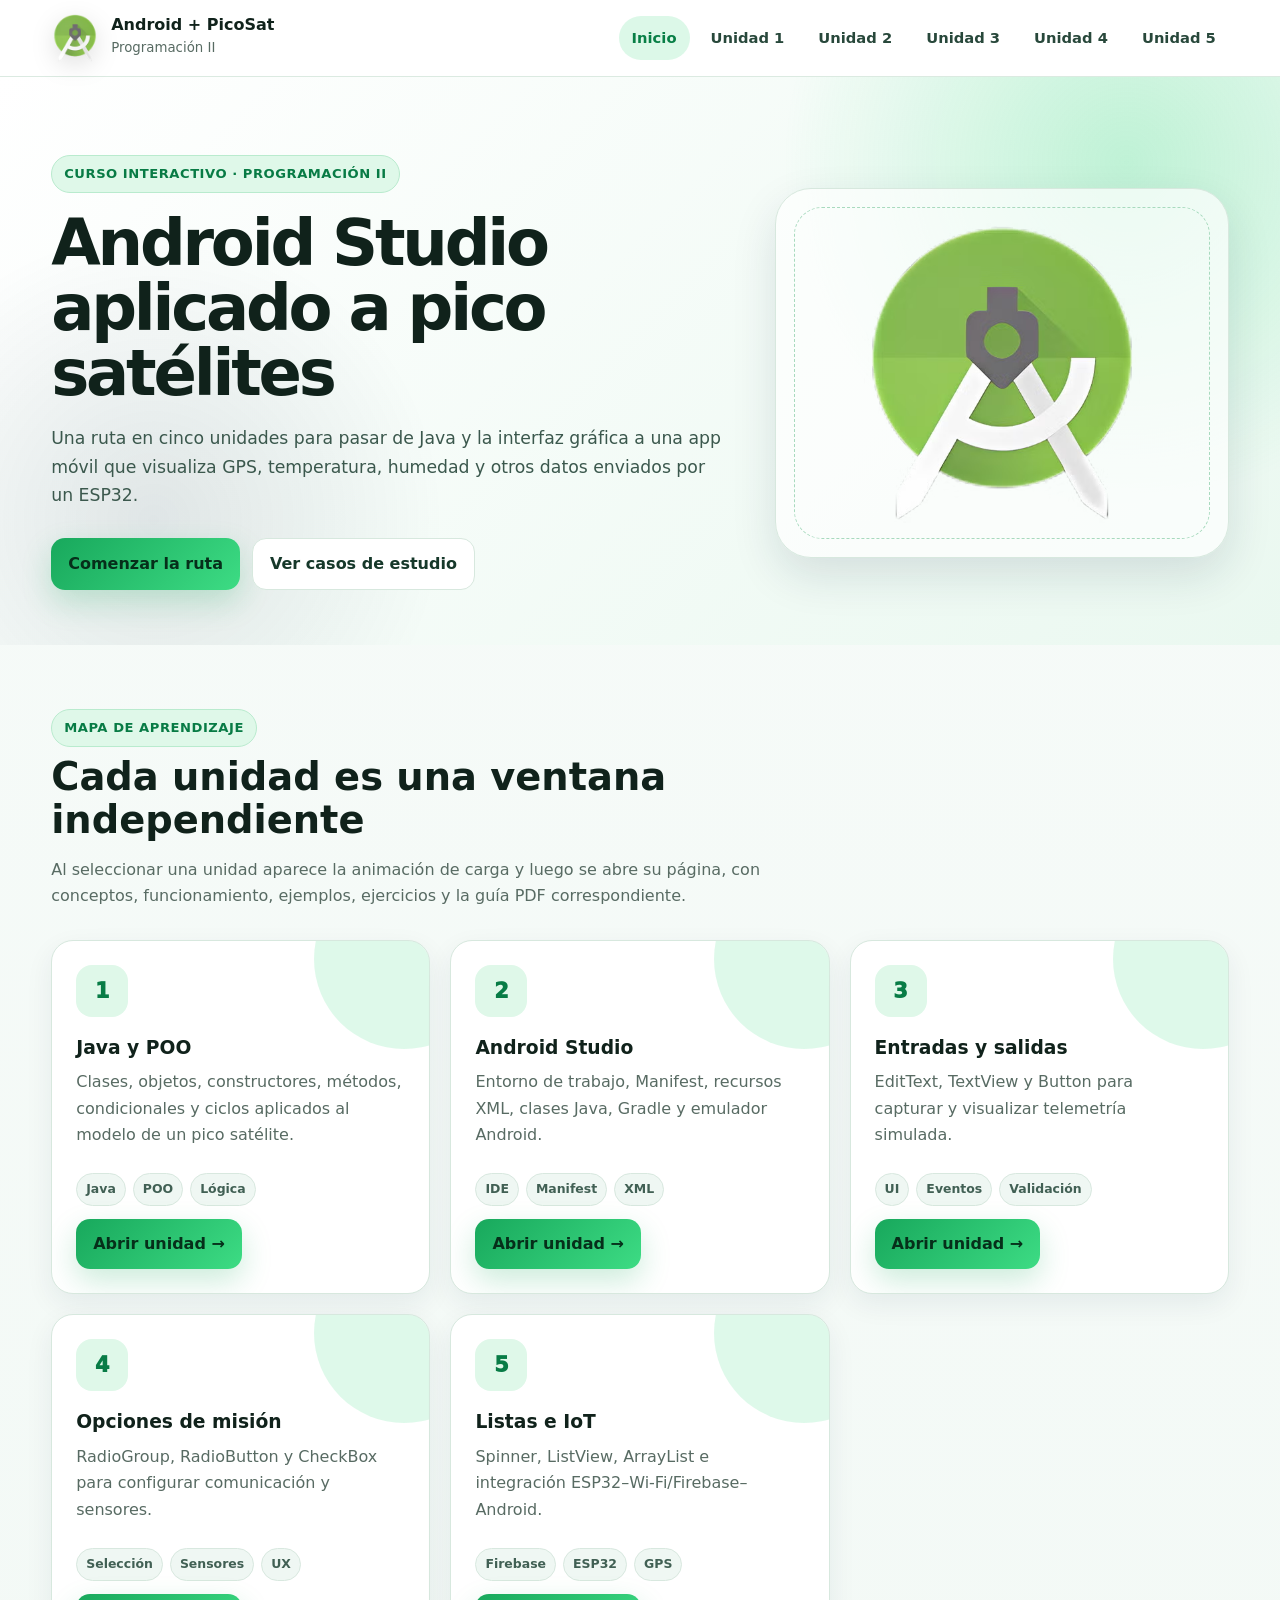
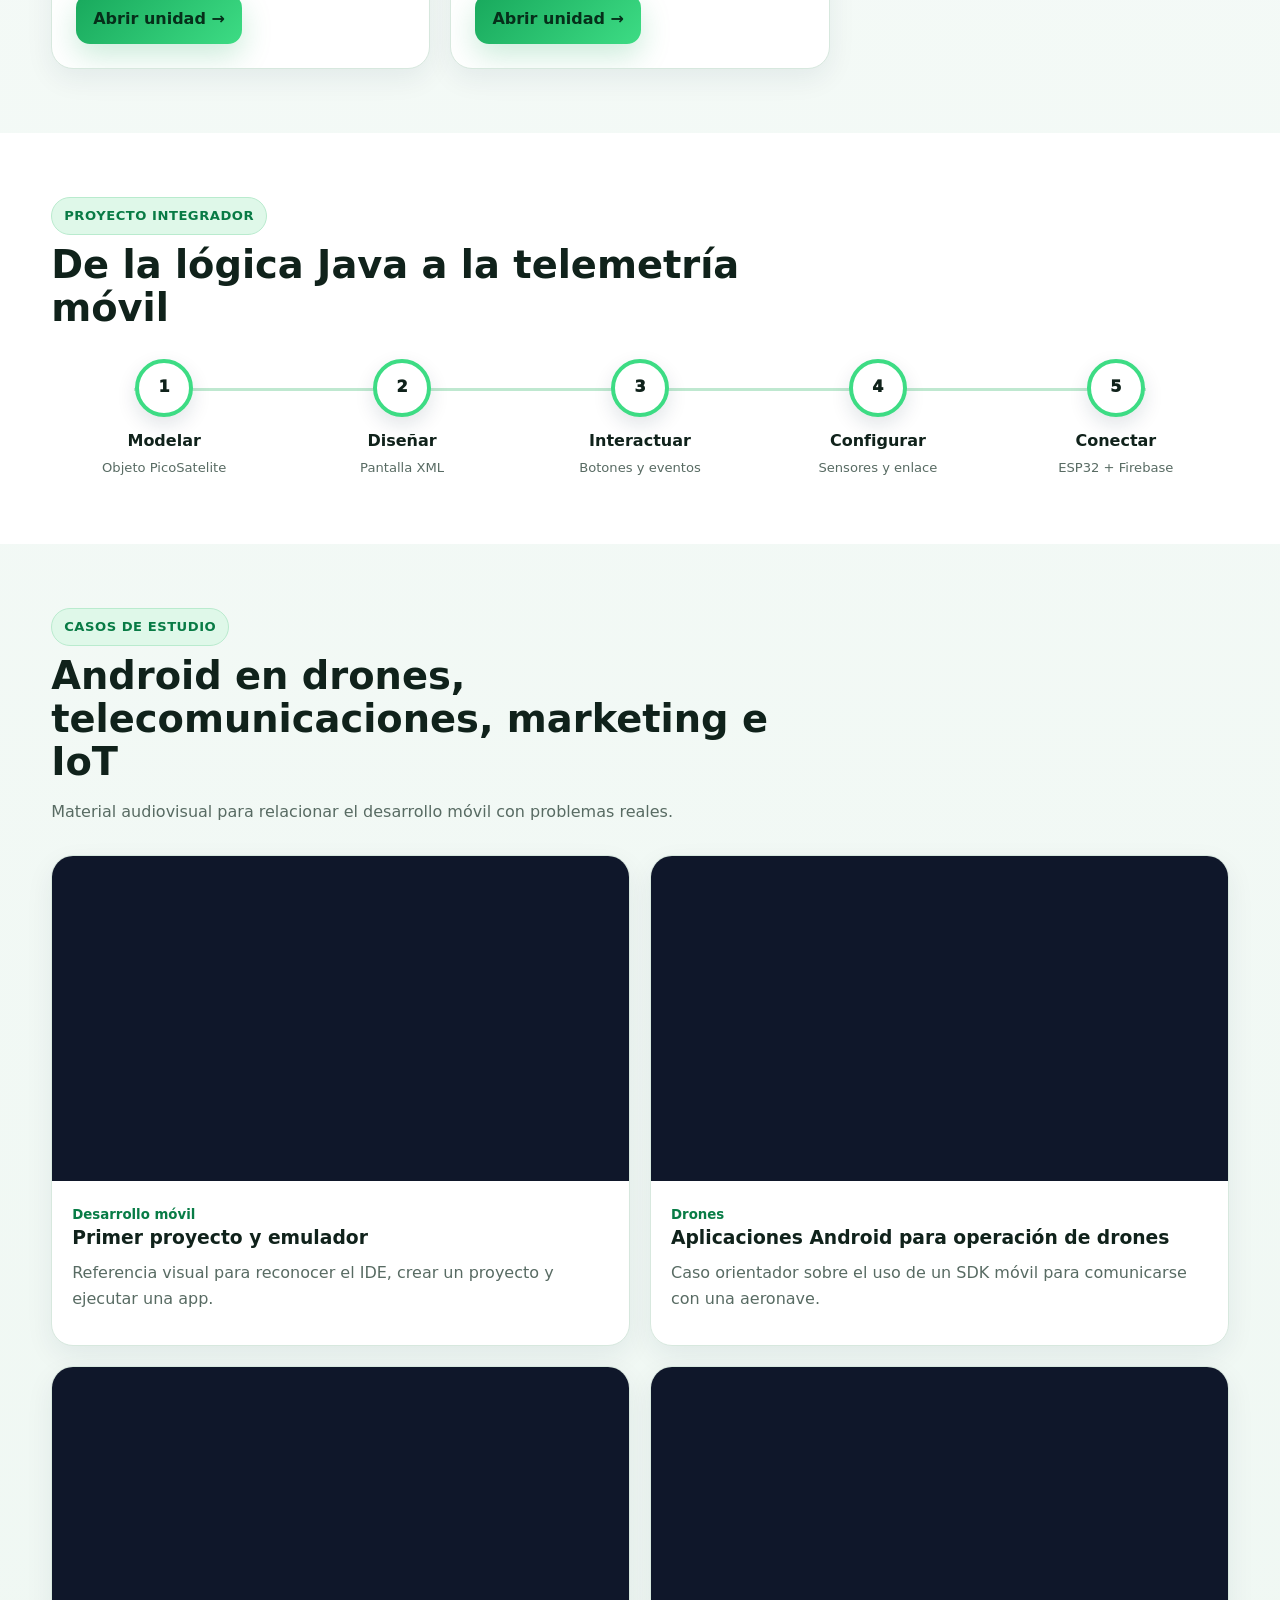
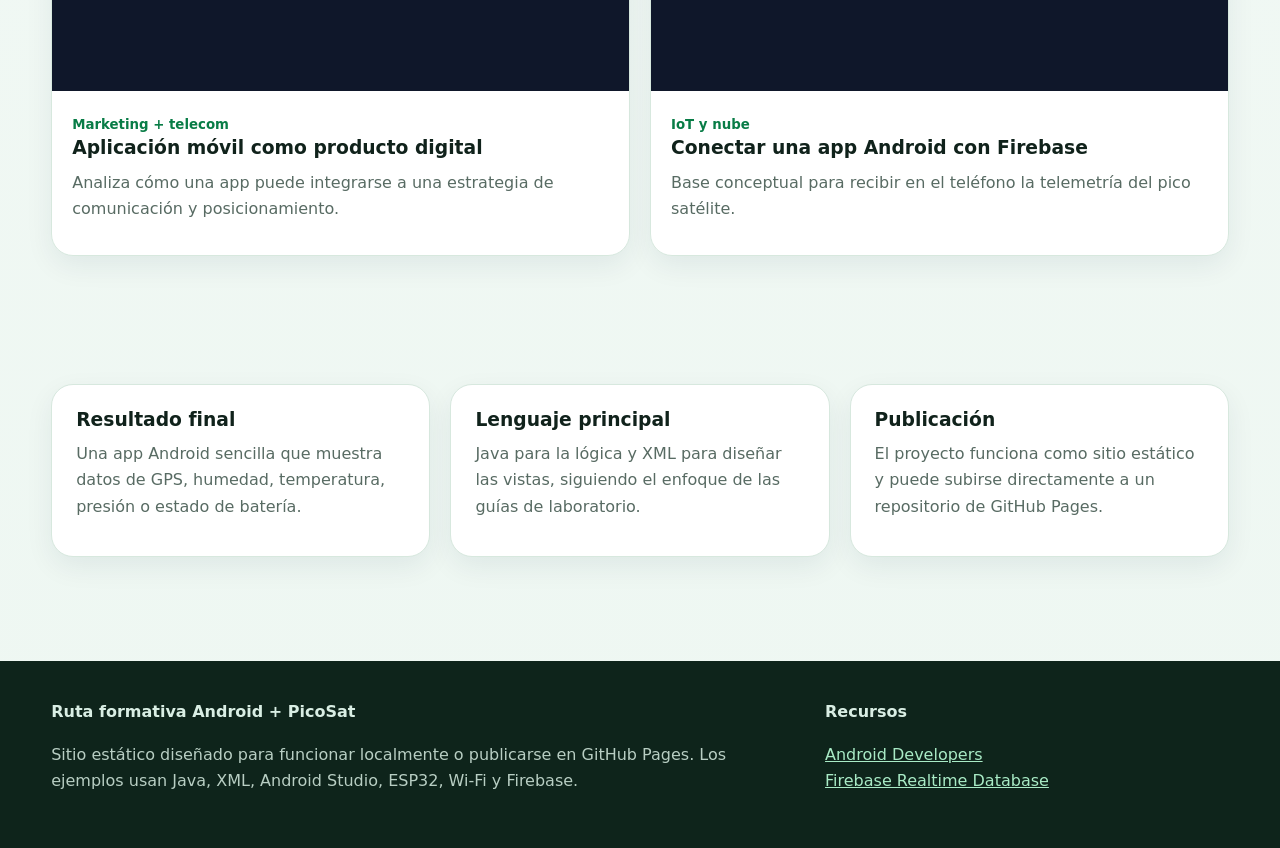
<file: index.html>
<!doctype html><html lang="es"><head><meta charset="utf-8"><meta name="viewport" content="width=device-width,initial-scale=1"><meta name="description" content="Curso de Android Studio, Java y pico satélites"><title>Inicio | Android + PicoSat</title><link rel="icon" href="assets/android-studio-logo.png"><link rel="stylesheet" href="styles.css"></head><body>
<div id="pageLoader" role="status" aria-live="polite" aria-label="Cargando unidad">
<svg xmlns="http://www.w3.org/2000/svg" viewBox="0 0 200 200" id="longCat" aria-hidden="true">
  <defs>
    <marker id="catHead" viewBox="0 0 100 100" refX="50" refY="50" markerWidth="2.5" markerHeight="2.5" orient="auto-start-reverse">
      <g transform="rotate(90 50 50)">
        <ellipse cx="20" cy="28" ry="25" rx="10" fill="#f5f5f5"/><ellipse cx="20" cy="21" ry="15" rx="6" fill="pink"/>
        <ellipse cx="80" cy="28" ry="25" rx="10" fill="#f5f5f5"/><ellipse cx="80" cy="21" ry="15" rx="6" fill="pink"/>
        <ellipse cx="16" cy="66" ry="25" rx="10" fill="#f5f5f5" stroke="#ccc"/><ellipse cx="80" cy="66" ry="25" rx="10" fill="#f5f5f5" stroke="#ccc"/>
        <ellipse cx="50" cy="52" ry="36" rx="45" fill="#ccc"/><ellipse cx="50" cy="50" ry="35" rx="45" fill="#f5f5f5"/>
        <circle cx="35" cy="45" r="9" fill="#111"/><circle cx="65" cy="45" r="9" fill="#111"/><circle cx="36" cy="41" r="3" fill="#fff"/><circle cx="64" cy="41" r="3" fill="#fff"/>
        <path d="M50 54v3M50 57a12 12 0 0 0 16 13M50 57a12 12 0 0 1-16 13" fill="none" stroke="#999" stroke-width="2" stroke-linecap="round"/><ellipse cx="50" cy="54" ry="4" rx="5" fill="pink"/>
      </g>
    </marker>
  </defs>
  <path stroke-dasharray="395.8965" d="M100 15a85 85 0 1 1-85 85" fill="none" stroke="#f5f5f5" stroke-width="10" stroke-linecap="round"><animate attributeName="stroke-dashoffset" values="337;0;337" dur="4s" repeatCount="indefinite" keyTimes="0;.75;1"/><animateTransform attributeName="transform" type="rotate" values="0 100 100;-360 100 100" dur="3s" begin="-2.85s" repeatCount="indefinite"/></path>
  <path stroke-dasharray="306.3486" d="M100 35a65 65 0 1 1-65 65" fill="none" stroke="#f5f5f5" stroke-width="10" stroke-linecap="round"><animate attributeName="stroke-dashoffset" values="259;0;259" dur="4s" repeatCount="indefinite" keyTimes="0;.75;1"/><animateTransform attributeName="transform" type="rotate" values="0 100 100;-360 100 100" dur="3s" begin="-2.85s" repeatCount="indefinite"/></path>
  <path d="M100 25a75 75 0 1 1-75 75" fill="none" stroke="#f5f5f5" stroke-width="30" stroke-linecap="round" stroke-dasharray="353.4791"><animate attributeName="stroke-dashoffset" values="300;0;300" dur="4s" repeatCount="indefinite" keyTimes="0;.75;1"/><animateTransform attributeName="transform" type="rotate" values="0 100 100;-360 100 100" dur="3s" repeatCount="indefinite"/></path>
  <path stroke-dasharray="353.4791" d="M100 25a75 75 0 1 1-75 75" fill="none" stroke="#ccc" stroke-width="20" marker-start="url(#catHead)" stroke-linecap="round"><animate attributeName="stroke-dashoffset" values="300;0;300" dur="4s" repeatCount="indefinite" keyTimes="0;.75;1"/><animateTransform attributeName="transform" type="rotate" values="0 100 100;-360 100 100" dur="3s" repeatCount="indefinite"/></path>
</svg>
<p>Preparando la siguiente misión…</p>
</div>

<header class="topbar"><div class="container nav-wrap">
<a class="brand" href="index.html" data-loader="true"><img src="assets/android-studio-logo.png" alt="Logo de Android Studio"><span><strong>Android + PicoSat</strong><small>Programación II</small></span></a>
<button class="menu-btn" aria-label="Abrir menú">Menú</button><nav class="nav"><a href="index.html" data-loader="true" class="active">Inicio</a><a href="unidad1.html" data-loader="true" class="">Unidad 1</a><a href="unidad2.html" data-loader="true" class="">Unidad 2</a><a href="unidad3.html" data-loader="true" class="">Unidad 3</a><a href="unidad4.html" data-loader="true" class="">Unidad 4</a><a href="unidad5.html" data-loader="true" class="">Unidad 5</a></nav>
</div></header>
<main>
<section class="hero"><div class="container hero-grid"><div><span class="eyebrow">Curso interactivo · Programación II</span><h1>Android Studio aplicado a pico satélites</h1><p>Una ruta en cinco unidades para pasar de Java y la interfaz gráfica a una app móvil que visualiza GPS, temperatura, humedad y otros datos enviados por un ESP32.</p><div class="actions"><a class="btn btn-primary" href="unidad1.html" data-loader="true">Comenzar la ruta</a><a class="btn btn-secondary" href="#videos">Ver casos de estudio</a></div></div><div class="hero-logo"><img src="assets/android-studio-logo.png" alt="Logo de Android Studio"></div></div></section>
<section><div class="container"><div class="section-title"><span class="eyebrow">Mapa de aprendizaje</span><h2>Cada unidad es una ventana independiente</h2><p>Al seleccionar una unidad aparece la animación de carga y luego se abre su página, con conceptos, funcionamiento, ejemplos, ejercicios y la guía PDF correspondiente.</p></div><div class="grid grid-3"><article class="card unit-card reveal"><div class="unit-number">1</div><h3>Java y POO</h3><p>Clases, objetos, constructores, métodos, condicionales y ciclos aplicados al modelo de un pico satélite.</p><div class="badges"><span class="badge">Java</span><span class="badge">POO</span><span class="badge">Lógica</span></div><a class="btn btn-primary" href="unidad1.html" data-loader="true">Abrir unidad →</a></article><article class="card unit-card reveal"><div class="unit-number">2</div><h3>Android Studio</h3><p>Entorno de trabajo, Manifest, recursos XML, clases Java, Gradle y emulador Android.</p><div class="badges"><span class="badge">IDE</span><span class="badge">Manifest</span><span class="badge">XML</span></div><a class="btn btn-primary" href="unidad2.html" data-loader="true">Abrir unidad →</a></article><article class="card unit-card reveal"><div class="unit-number">3</div><h3>Entradas y salidas</h3><p>EditText, TextView y Button para capturar y visualizar telemetría simulada.</p><div class="badges"><span class="badge">UI</span><span class="badge">Eventos</span><span class="badge">Validación</span></div><a class="btn btn-primary" href="unidad3.html" data-loader="true">Abrir unidad →</a></article><article class="card unit-card reveal"><div class="unit-number">4</div><h3>Opciones de misión</h3><p>RadioGroup, RadioButton y CheckBox para configurar comunicación y sensores.</p><div class="badges"><span class="badge">Selección</span><span class="badge">Sensores</span><span class="badge">UX</span></div><a class="btn btn-primary" href="unidad4.html" data-loader="true">Abrir unidad →</a></article><article class="card unit-card reveal"><div class="unit-number">5</div><h3>Listas e IoT</h3><p>Spinner, ListView, ArrayList e integración ESP32–Wi‑Fi/Firebase–Android.</p><div class="badges"><span class="badge">Firebase</span><span class="badge">ESP32</span><span class="badge">GPS</span></div><a class="btn btn-primary" href="unidad5.html" data-loader="true">Abrir unidad →</a></article></div></div></section>
<section style="background:#fff"><div class="container"><div class="section-title"><span class="eyebrow">Proyecto integrador</span><h2>De la lógica Java a la telemetría móvil</h2></div><div class="path"><div class="path-step"><div class="path-dot">1</div><div><strong>Modelar</strong><span>Objeto PicoSatelite</span></div></div><div class="path-step"><div class="path-dot">2</div><div><strong>Diseñar</strong><span>Pantalla XML</span></div></div><div class="path-step"><div class="path-dot">3</div><div><strong>Interactuar</strong><span>Botones y eventos</span></div></div><div class="path-step"><div class="path-dot">4</div><div><strong>Configurar</strong><span>Sensores y enlace</span></div></div><div class="path-step"><div class="path-dot">5</div><div><strong>Conectar</strong><span>ESP32 + Firebase</span></div></div></div></div></section>
<section id="videos"><div class="container"><div class="section-title"><span class="eyebrow">Casos de estudio</span><h2>Android en drones, telecomunicaciones, marketing e IoT</h2><p>Material audiovisual para relacionar el desarrollo móvil con problemas reales.</p></div><div class="grid grid-2">
<article class="card video-card"><iframe class="video-frame" src="https://www.youtube-nocookie.com/embed/kMI2jy-WlGM" title="Introducción a Android Studio" loading="lazy" allowfullscreen></iframe><div class="body"><small>Desarrollo móvil</small><h3>Primer proyecto y emulador</h3><p>Referencia visual para reconocer el IDE, crear un proyecto y ejecutar una app.</p></div></article>
<article class="card video-card"><iframe class="video-frame" src="https://www.youtube-nocookie.com/embed/6AqgNpili-8" title="DJI SDK para Android" loading="lazy" allowfullscreen></iframe><div class="body"><small>Drones</small><h3>Aplicaciones Android para operación de drones</h3><p>Caso orientador sobre el uso de un SDK móvil para comunicarse con una aeronave.</p></div></article>
<article class="card video-card"><iframe class="video-frame" src="https://www.youtube-nocookie.com/embed/OTz9lE2owCY" title="Caso de marketing y telecomunicaciones" loading="lazy" allowfullscreen></iframe><div class="body"><small>Marketing + telecom</small><h3>Aplicación móvil como producto digital</h3><p>Analiza cómo una app puede integrarse a una estrategia de comunicación y posicionamiento.</p></div></article>
<article class="card video-card"><iframe class="video-frame" src="https://www.youtube-nocookie.com/embed/jbHfJpoOzkI" title="Firebase para Android" loading="lazy" allowfullscreen></iframe><div class="body"><small>IoT y nube</small><h3>Conectar una app Android con Firebase</h3><p>Base conceptual para recibir en el teléfono la telemetría del pico satélite.</p></div></article>
</div></div></section>
<section><div class="container"><div class="grid grid-3"><div class="card reveal"><h3>Resultado final</h3><p>Una app Android sencilla que muestra datos de GPS, humedad, temperatura, presión o estado de batería.</p></div><div class="card reveal"><h3>Lenguaje principal</h3><p>Java para la lógica y XML para diseñar las vistas, siguiendo el enfoque de las guías de laboratorio.</p></div><div class="card reveal"><h3>Publicación</h3><p>El proyecto funciona como sitio estático y puede subirse directamente a un repositorio de GitHub Pages.</p></div></div></div></section>
</main><footer class="footer"><div class="container footer-grid"><div><strong>Ruta formativa Android + PicoSat</strong><p>Sitio estático diseñado para funcionar localmente o publicarse en GitHub Pages. Los ejemplos usan Java, XML, Android Studio, ESP32, Wi‑Fi y Firebase.</p></div><div><strong>Recursos</strong><p><a href="https://developer.android.com/" target="_blank" rel="noopener">Android Developers</a><br><a href="https://firebase.google.com/docs/database" target="_blank" rel="noopener">Firebase Realtime Database</a></p></div></div></footer><script src="script.js"></script></body></html>
</file>
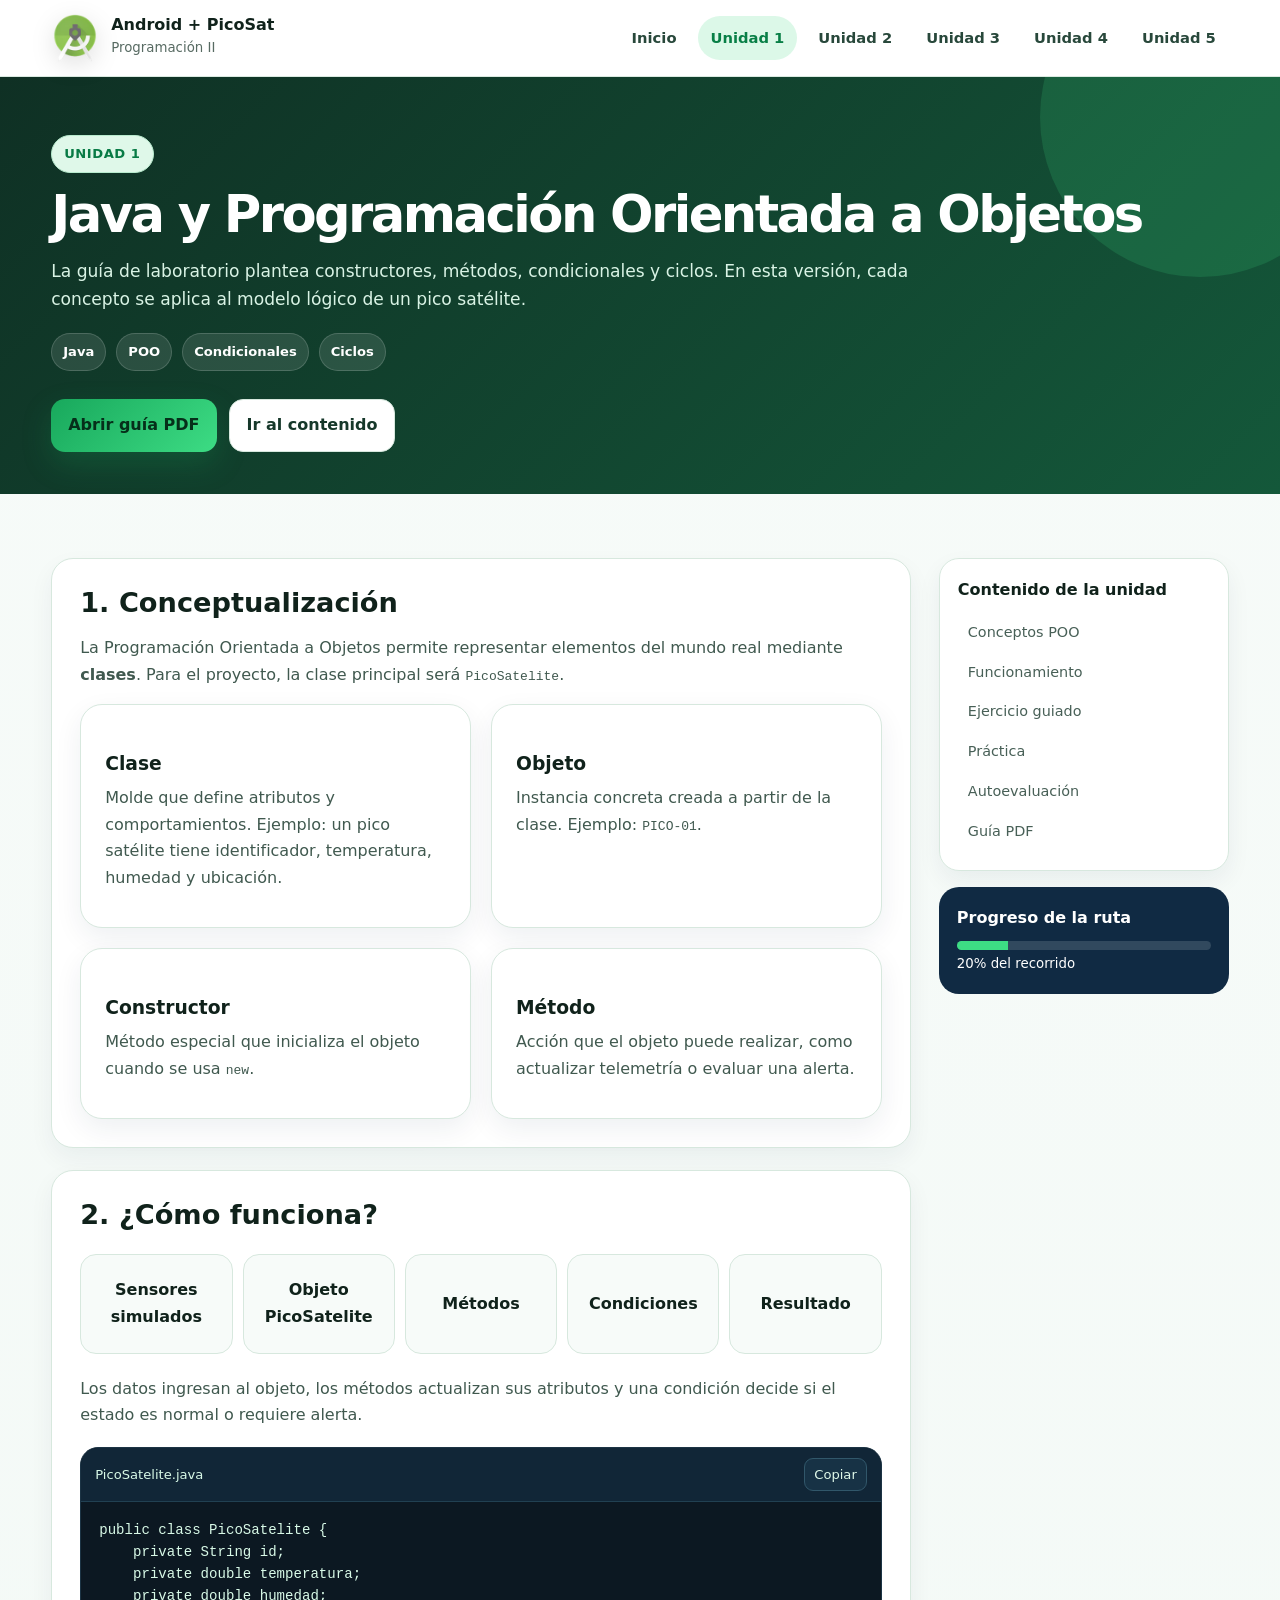
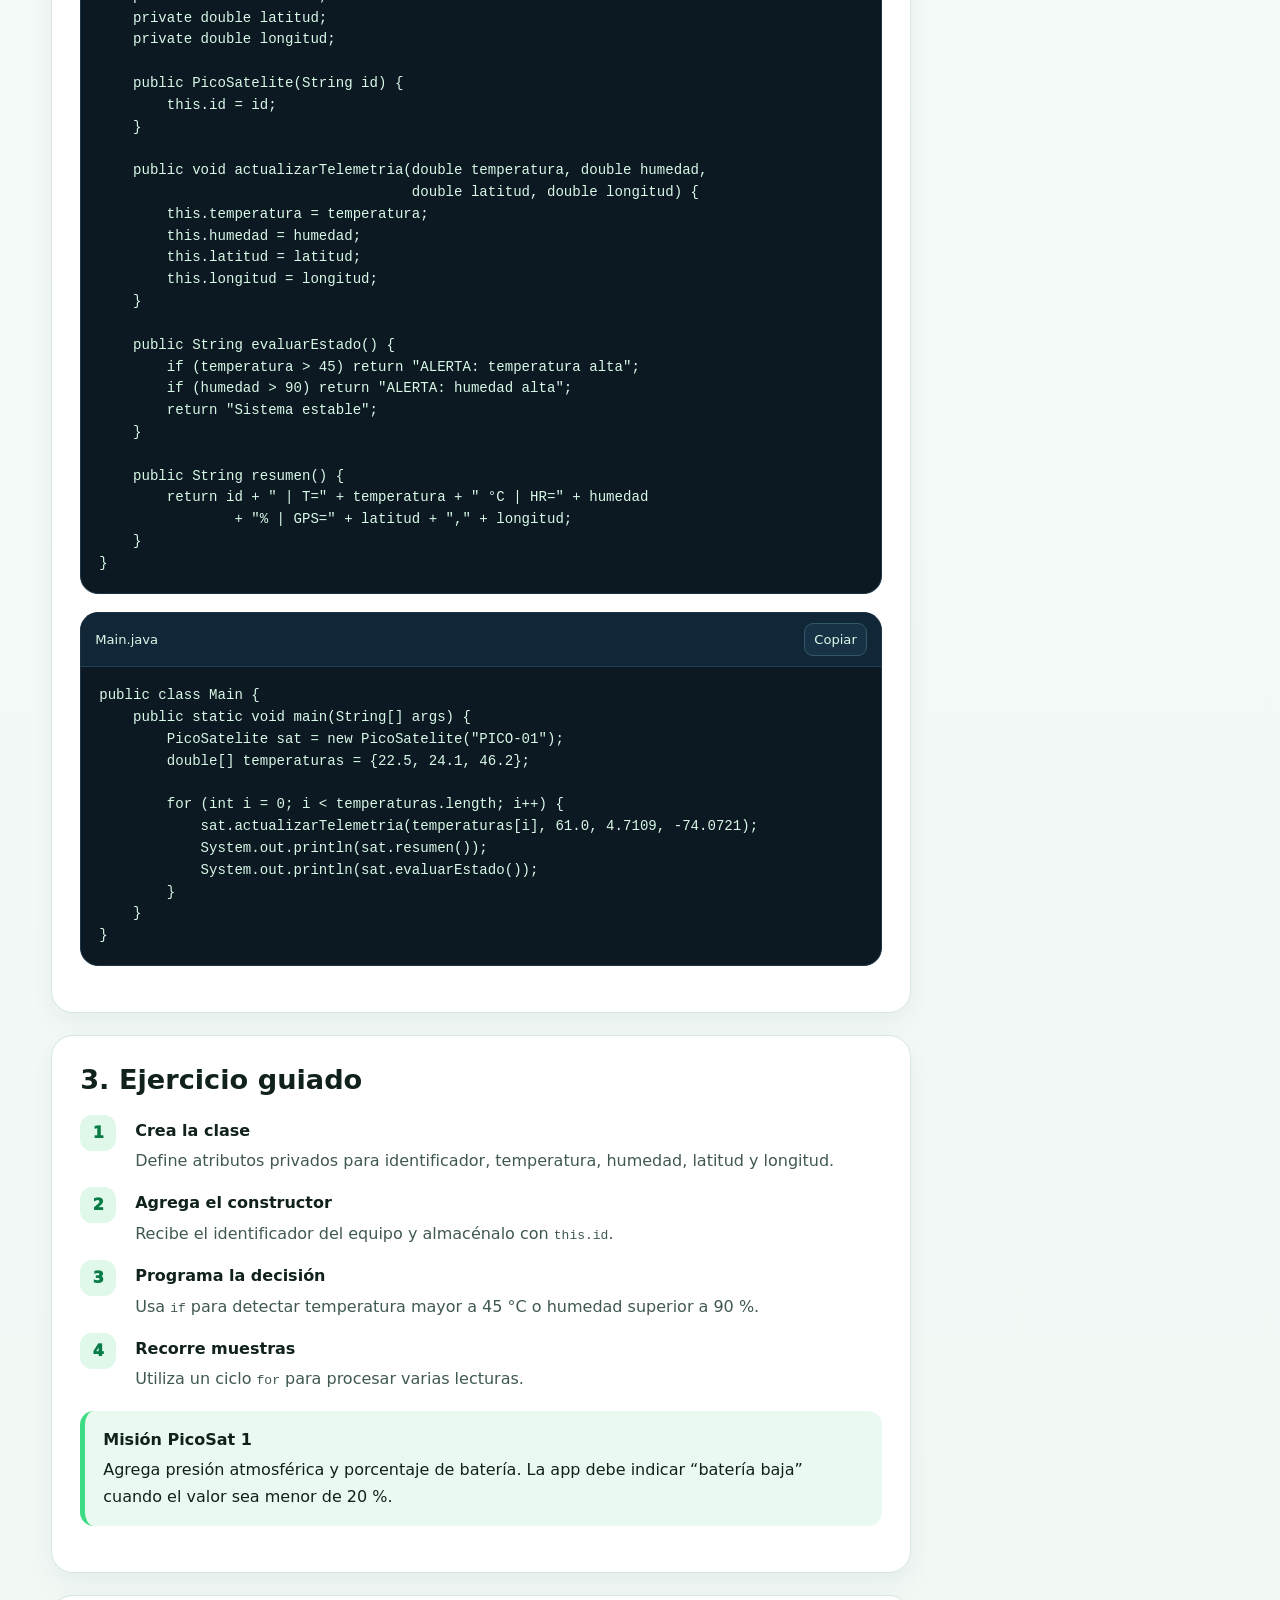
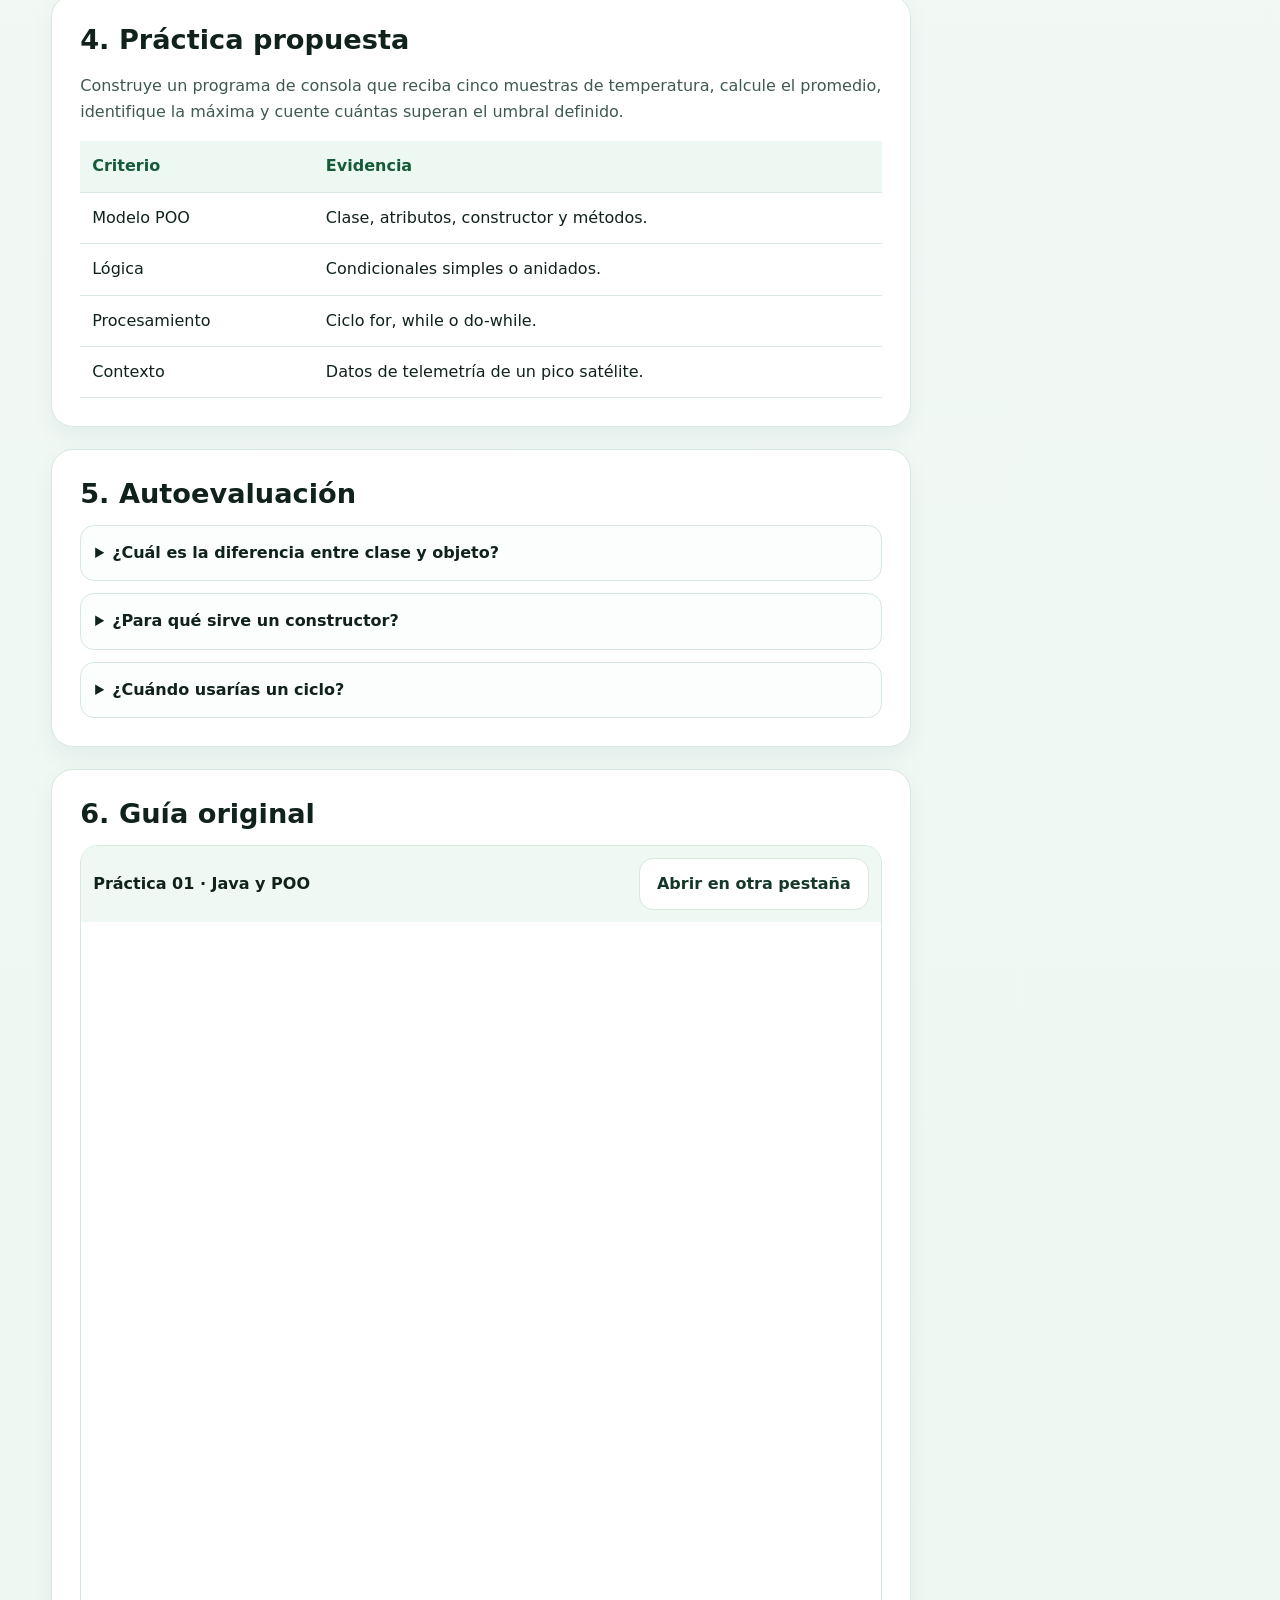
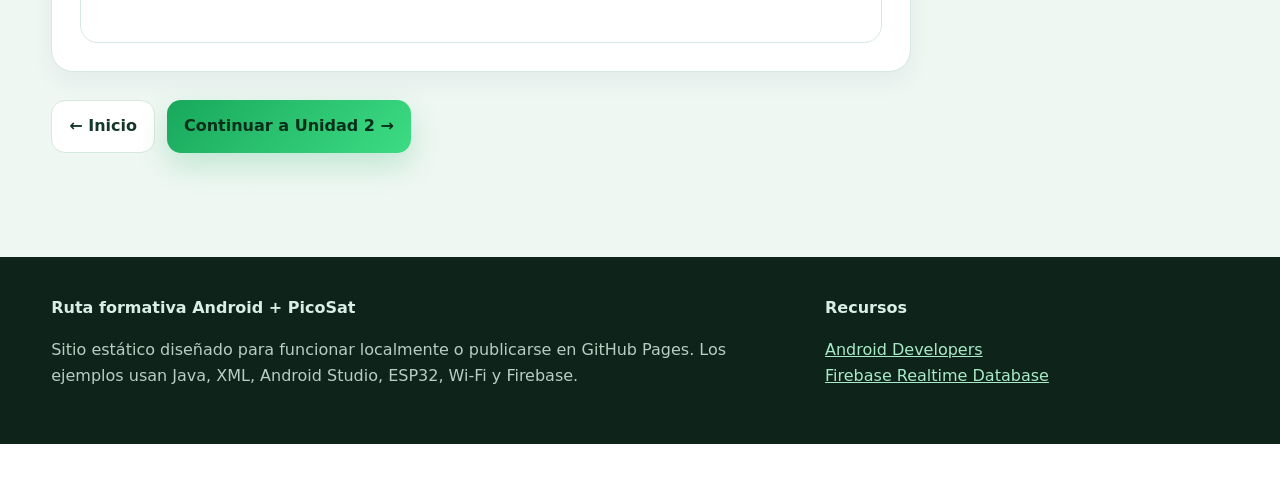
<file: unidad1.html>
<!doctype html><html lang="es"><head><meta charset="utf-8"><meta name="viewport" content="width=device-width,initial-scale=1"><meta name="description" content="Curso de Android Studio, Java y pico satélites"><title>Unidad 1 | Java y POO</title><link rel="icon" href="assets/android-studio-logo.png"><link rel="stylesheet" href="styles.css"></head><body>
<div id="pageLoader" role="status" aria-live="polite" aria-label="Cargando unidad">
<svg xmlns="http://www.w3.org/2000/svg" viewBox="0 0 200 200" id="longCat" aria-hidden="true">
  <defs>
    <marker id="catHead" viewBox="0 0 100 100" refX="50" refY="50" markerWidth="2.5" markerHeight="2.5" orient="auto-start-reverse">
      <g transform="rotate(90 50 50)">
        <ellipse cx="20" cy="28" ry="25" rx="10" fill="#f5f5f5"/><ellipse cx="20" cy="21" ry="15" rx="6" fill="pink"/>
        <ellipse cx="80" cy="28" ry="25" rx="10" fill="#f5f5f5"/><ellipse cx="80" cy="21" ry="15" rx="6" fill="pink"/>
        <ellipse cx="16" cy="66" ry="25" rx="10" fill="#f5f5f5" stroke="#ccc"/><ellipse cx="80" cy="66" ry="25" rx="10" fill="#f5f5f5" stroke="#ccc"/>
        <ellipse cx="50" cy="52" ry="36" rx="45" fill="#ccc"/><ellipse cx="50" cy="50" ry="35" rx="45" fill="#f5f5f5"/>
        <circle cx="35" cy="45" r="9" fill="#111"/><circle cx="65" cy="45" r="9" fill="#111"/><circle cx="36" cy="41" r="3" fill="#fff"/><circle cx="64" cy="41" r="3" fill="#fff"/>
        <path d="M50 54v3M50 57a12 12 0 0 0 16 13M50 57a12 12 0 0 1-16 13" fill="none" stroke="#999" stroke-width="2" stroke-linecap="round"/><ellipse cx="50" cy="54" ry="4" rx="5" fill="pink"/>
      </g>
    </marker>
  </defs>
  <path stroke-dasharray="395.8965" d="M100 15a85 85 0 1 1-85 85" fill="none" stroke="#f5f5f5" stroke-width="10" stroke-linecap="round"><animate attributeName="stroke-dashoffset" values="337;0;337" dur="4s" repeatCount="indefinite" keyTimes="0;.75;1"/><animateTransform attributeName="transform" type="rotate" values="0 100 100;-360 100 100" dur="3s" begin="-2.85s" repeatCount="indefinite"/></path>
  <path stroke-dasharray="306.3486" d="M100 35a65 65 0 1 1-65 65" fill="none" stroke="#f5f5f5" stroke-width="10" stroke-linecap="round"><animate attributeName="stroke-dashoffset" values="259;0;259" dur="4s" repeatCount="indefinite" keyTimes="0;.75;1"/><animateTransform attributeName="transform" type="rotate" values="0 100 100;-360 100 100" dur="3s" begin="-2.85s" repeatCount="indefinite"/></path>
  <path d="M100 25a75 75 0 1 1-75 75" fill="none" stroke="#f5f5f5" stroke-width="30" stroke-linecap="round" stroke-dasharray="353.4791"><animate attributeName="stroke-dashoffset" values="300;0;300" dur="4s" repeatCount="indefinite" keyTimes="0;.75;1"/><animateTransform attributeName="transform" type="rotate" values="0 100 100;-360 100 100" dur="3s" repeatCount="indefinite"/></path>
  <path stroke-dasharray="353.4791" d="M100 25a75 75 0 1 1-75 75" fill="none" stroke="#ccc" stroke-width="20" marker-start="url(#catHead)" stroke-linecap="round"><animate attributeName="stroke-dashoffset" values="300;0;300" dur="4s" repeatCount="indefinite" keyTimes="0;.75;1"/><animateTransform attributeName="transform" type="rotate" values="0 100 100;-360 100 100" dur="3s" repeatCount="indefinite"/></path>
</svg>
<p>Preparando la siguiente misión…</p>
</div>

<header class="topbar"><div class="container nav-wrap">
<a class="brand" href="index.html" data-loader="true"><img src="assets/android-studio-logo.png" alt="Logo de Android Studio"><span><strong>Android + PicoSat</strong><small>Programación II</small></span></a>
<button class="menu-btn" aria-label="Abrir menú">Menú</button><nav class="nav"><a href="index.html" data-loader="true" class="">Inicio</a><a href="unidad1.html" data-loader="true" class="active">Unidad 1</a><a href="unidad2.html" data-loader="true" class="">Unidad 2</a><a href="unidad3.html" data-loader="true" class="">Unidad 3</a><a href="unidad4.html" data-loader="true" class="">Unidad 4</a><a href="unidad5.html" data-loader="true" class="">Unidad 5</a></nav>
</div></header><section class="page-hero"><div class="container"><span class="eyebrow">Unidad 1</span><h1>Java y Programación Orientada a Objetos</h1><p>La guía de laboratorio plantea constructores, métodos, condicionales y ciclos. En esta versión, cada concepto se aplica al modelo lógico de un pico satélite.</p><div class="meta"><span>Java</span><span>POO</span><span>Condicionales</span><span>Ciclos</span></div><div class="actions"><a class="btn btn-primary" href="pdfs/guia_unidad_1_java_poo.pdf" target="_blank" rel="noopener">Abrir guía PDF</a><a class="btn btn-secondary" href="#contenido">Ir al contenido</a></div></div></section>
<section id="contenido"><div class="container content-layout"><div>
<article class="lesson reveal" id="conceptos"><h2>1. Conceptualización</h2><p>La Programación Orientada a Objetos permite representar elementos del mundo real mediante <strong>clases</strong>. Para el proyecto, la clase principal será <code>PicoSatelite</code>.</p><div class="grid grid-2"><div class="card"><h3>Clase</h3><p>Molde que define atributos y comportamientos. Ejemplo: un pico satélite tiene identificador, temperatura, humedad y ubicación.</p></div><div class="card"><h3>Objeto</h3><p>Instancia concreta creada a partir de la clase. Ejemplo: <code>PICO-01</code>.</p></div><div class="card"><h3>Constructor</h3><p>Método especial que inicializa el objeto cuando se usa <code>new</code>.</p></div><div class="card"><h3>Método</h3><p>Acción que el objeto puede realizar, como actualizar telemetría o evaluar una alerta.</p></div></div></article>
<article class="lesson reveal" id="funcionamiento"><h2>2. ¿Cómo funciona?</h2><div class="architecture"><div class="arch-node">Sensores simulados</div><div class="arch-node">Objeto PicoSatelite</div><div class="arch-node">Métodos</div><div class="arch-node">Condiciones</div><div class="arch-node">Resultado</div></div><p>Los datos ingresan al objeto, los métodos actualizan sus atributos y una condición decide si el estado es normal o requiere alerta.</p><div class="code-wrap"><div class="code-head"><span>PicoSatelite.java</span><button class="copy-btn" type="button">Copiar</button></div><pre><code>public class PicoSatelite {
    private String id;
    private double temperatura;
    private double humedad;
    private double latitud;
    private double longitud;

    public PicoSatelite(String id) {
        this.id = id;
    }

    public void actualizarTelemetria(double temperatura, double humedad,
                                     double latitud, double longitud) {
        this.temperatura = temperatura;
        this.humedad = humedad;
        this.latitud = latitud;
        this.longitud = longitud;
    }

    public String evaluarEstado() {
        if (temperatura &gt; 45) return &quot;ALERTA: temperatura alta&quot;;
        if (humedad &gt; 90) return &quot;ALERTA: humedad alta&quot;;
        return &quot;Sistema estable&quot;;
    }

    public String resumen() {
        return id + &quot; | T=&quot; + temperatura + &quot; °C | HR=&quot; + humedad
                + &quot;% | GPS=&quot; + latitud + &quot;,&quot; + longitud;
    }
}</code></pre></div><div class="code-wrap"><div class="code-head"><span>Main.java</span><button class="copy-btn" type="button">Copiar</button></div><pre><code>public class Main {
    public static void main(String[] args) {
        PicoSatelite sat = new PicoSatelite(&quot;PICO-01&quot;);
        double[] temperaturas = {22.5, 24.1, 46.2};

        for (int i = 0; i &lt; temperaturas.length; i++) {
            sat.actualizarTelemetria(temperaturas[i], 61.0, 4.7109, -74.0721);
            System.out.println(sat.resumen());
            System.out.println(sat.evaluarEstado());
        }
    }
}</code></pre></div></article>
<article class="lesson reveal" id="ejercicio"><h2>3. Ejercicio guiado</h2><div class="steps"><div class="step"><div><h4>Crea la clase</h4><p>Define atributos privados para identificador, temperatura, humedad, latitud y longitud.</p></div></div><div class="step"><div><h4>Agrega el constructor</h4><p>Recibe el identificador del equipo y almacénalo con <code>this.id</code>.</p></div></div><div class="step"><div><h4>Programa la decisión</h4><p>Usa <code>if</code> para detectar temperatura mayor a 45 °C o humedad superior a 90 %.</p></div></div><div class="step"><div><h4>Recorre muestras</h4><p>Utiliza un ciclo <code>for</code> para procesar varias lecturas.</p></div></div></div><div class="callout"><strong>Misión PicoSat 1</strong>Agrega presión atmosférica y porcentaje de batería. La app debe indicar “batería baja” cuando el valor sea menor de 20 %.</div></article>
<article class="lesson reveal" id="practica"><h2>4. Práctica propuesta</h2><p>Construye un programa de consola que reciba cinco muestras de temperatura, calcule el promedio, identifique la máxima y cuente cuántas superan el umbral definido.</p><div class="table-wrap"><table class="table"><thead><tr><th>Criterio</th><th>Evidencia</th></tr></thead><tbody><tr><td>Modelo POO</td><td>Clase, atributos, constructor y métodos.</td></tr><tr><td>Lógica</td><td>Condicionales simples o anidados.</td></tr><tr><td>Procesamiento</td><td>Ciclo for, while o do-while.</td></tr><tr><td>Contexto</td><td>Datos de telemetría de un pico satélite.</td></tr></tbody></table></div></article>
<article class="lesson reveal" id="autoevaluacion"><h2>5. Autoevaluación</h2><div class="quiz"><details><summary>¿Cuál es la diferencia entre clase y objeto?</summary><p>La clase es el molde; el objeto es una instancia creada a partir de ese molde.</p></details><details><summary>¿Para qué sirve un constructor?</summary><p>Inicializa un objeto cuando se crea y permite asignar valores iniciales.</p></details><details><summary>¿Cuándo usarías un ciclo?</summary><p>Cuando necesitas repetir un proceso, por ejemplo analizar una secuencia de lecturas.</p></details></div></article>
<article class="lesson reveal" id="guia"><h2>6. Guía original</h2><div class="pdf-box"><div class="pdf-toolbar"><strong>Práctica 01 · Java y POO</strong><a class="btn btn-secondary" href="pdfs/guia_unidad_1_java_poo.pdf" target="_blank">Abrir en otra pestaña</a></div><iframe src="pdfs/guia_unidad_1_java_poo.pdf" title="Guía Unidad 1"></iframe></div></article>
<div class="actions"><a class="btn btn-secondary" href="index.html" data-loader="true">← Inicio</a><a class="btn btn-primary" href="unidad2.html" data-loader="true">Continuar a Unidad 2 →</a></div>
</div><aside class="sidebar"><nav class="toc"><strong>Contenido de la unidad</strong><a href="#conceptos">Conceptos POO</a><a href="#funcionamiento">Funcionamiento</a><a href="#ejercicio">Ejercicio guiado</a><a href="#practica">Práctica</a><a href="#autoevaluacion">Autoevaluación</a><a href="#guia">Guía PDF</a></nav><div class="progress-box"><strong>Progreso de la ruta</strong><div class="progress-bar"><span style="width:20%"></span></div><small>20% del recorrido</small></div></aside></div></section><footer class="footer"><div class="container footer-grid"><div><strong>Ruta formativa Android + PicoSat</strong><p>Sitio estático diseñado para funcionar localmente o publicarse en GitHub Pages. Los ejemplos usan Java, XML, Android Studio, ESP32, Wi‑Fi y Firebase.</p></div><div><strong>Recursos</strong><p><a href="https://developer.android.com/" target="_blank" rel="noopener">Android Developers</a><br><a href="https://firebase.google.com/docs/database" target="_blank" rel="noopener">Firebase Realtime Database</a></p></div></div></footer><script src="script.js"></script></body></html>
</file>
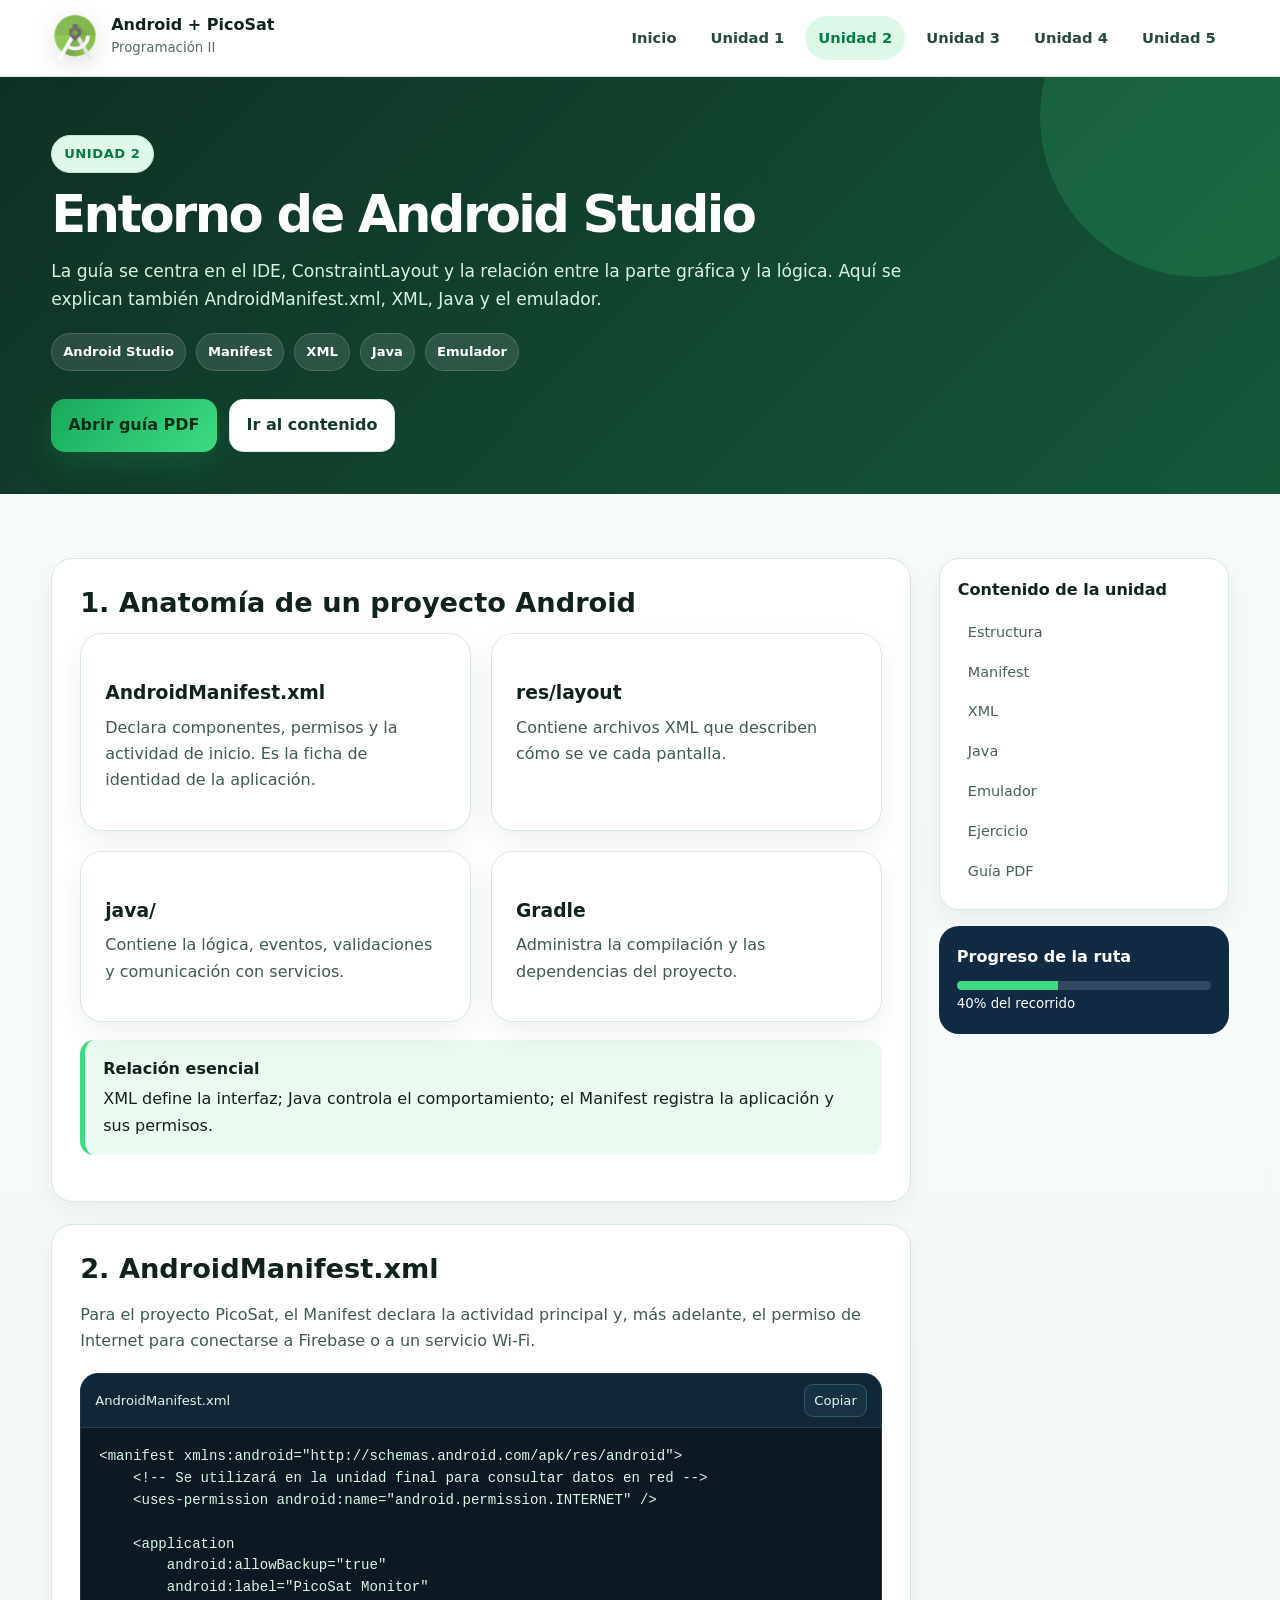
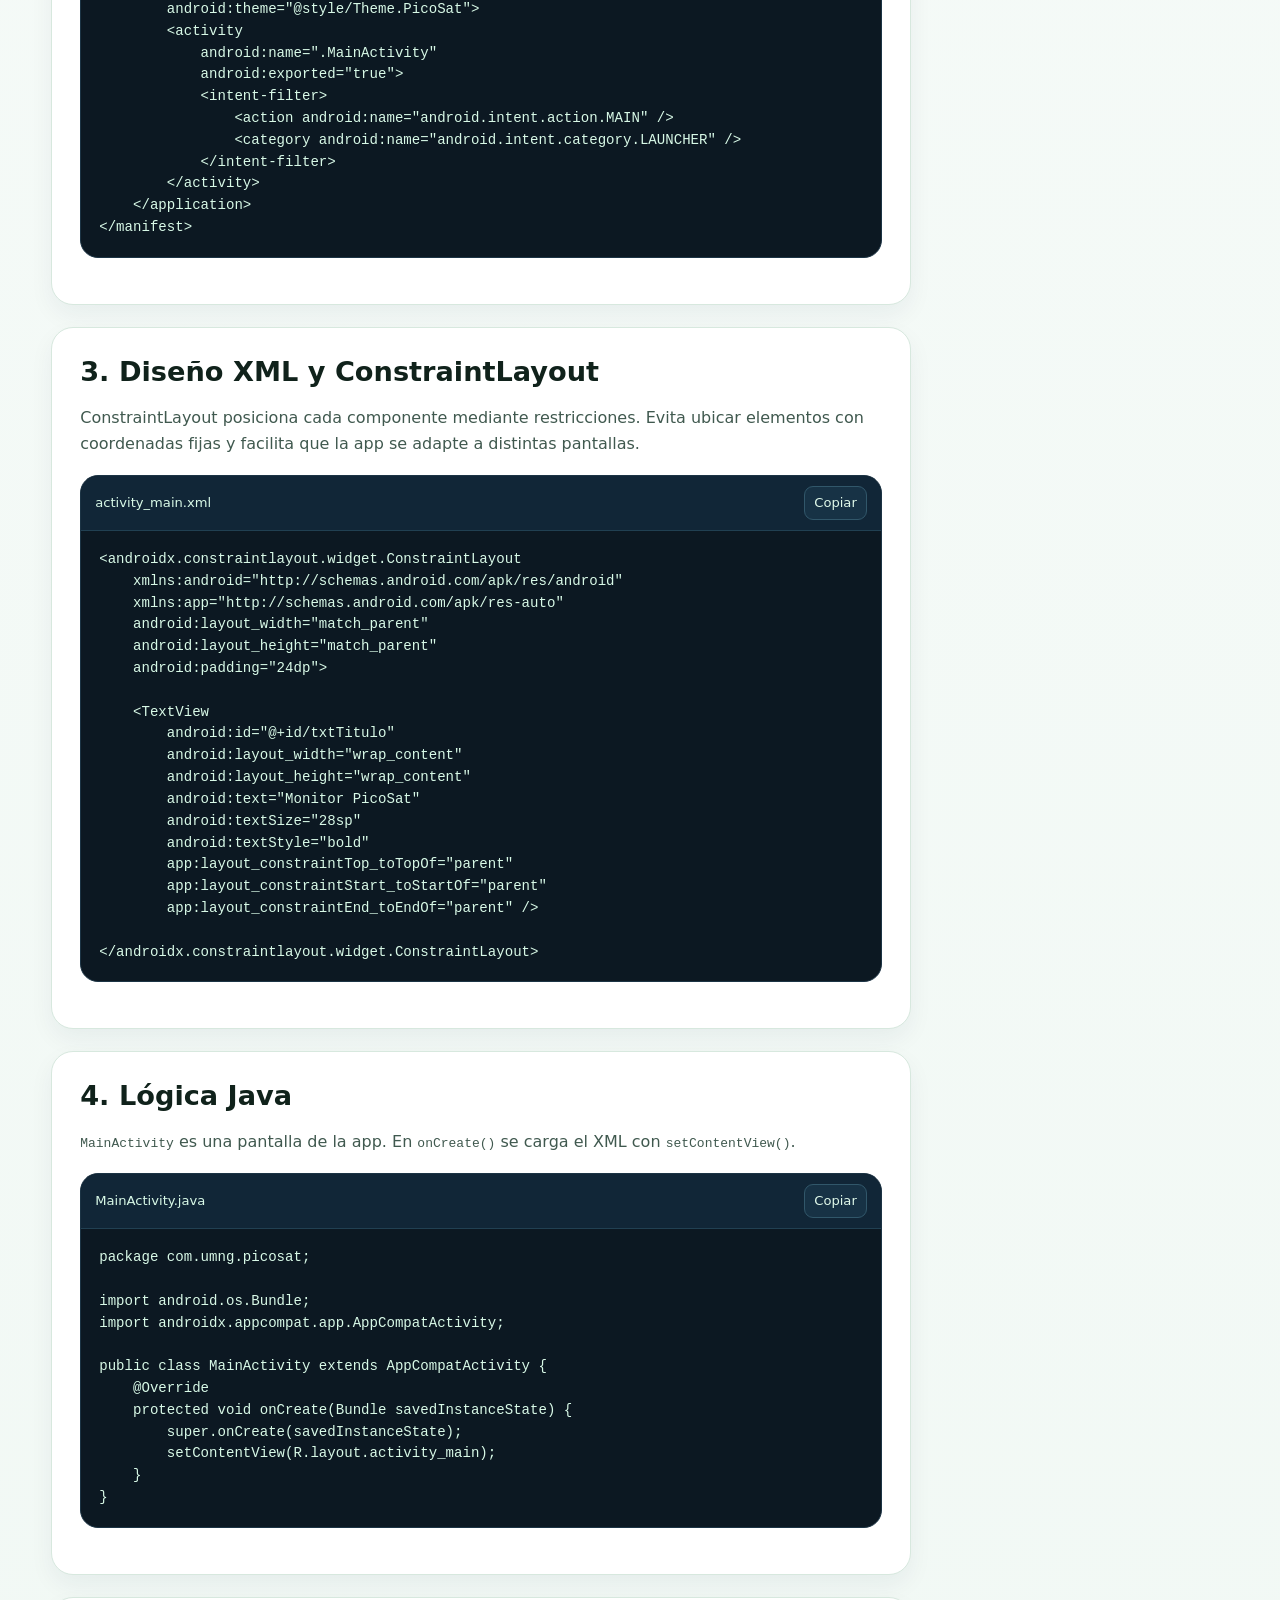
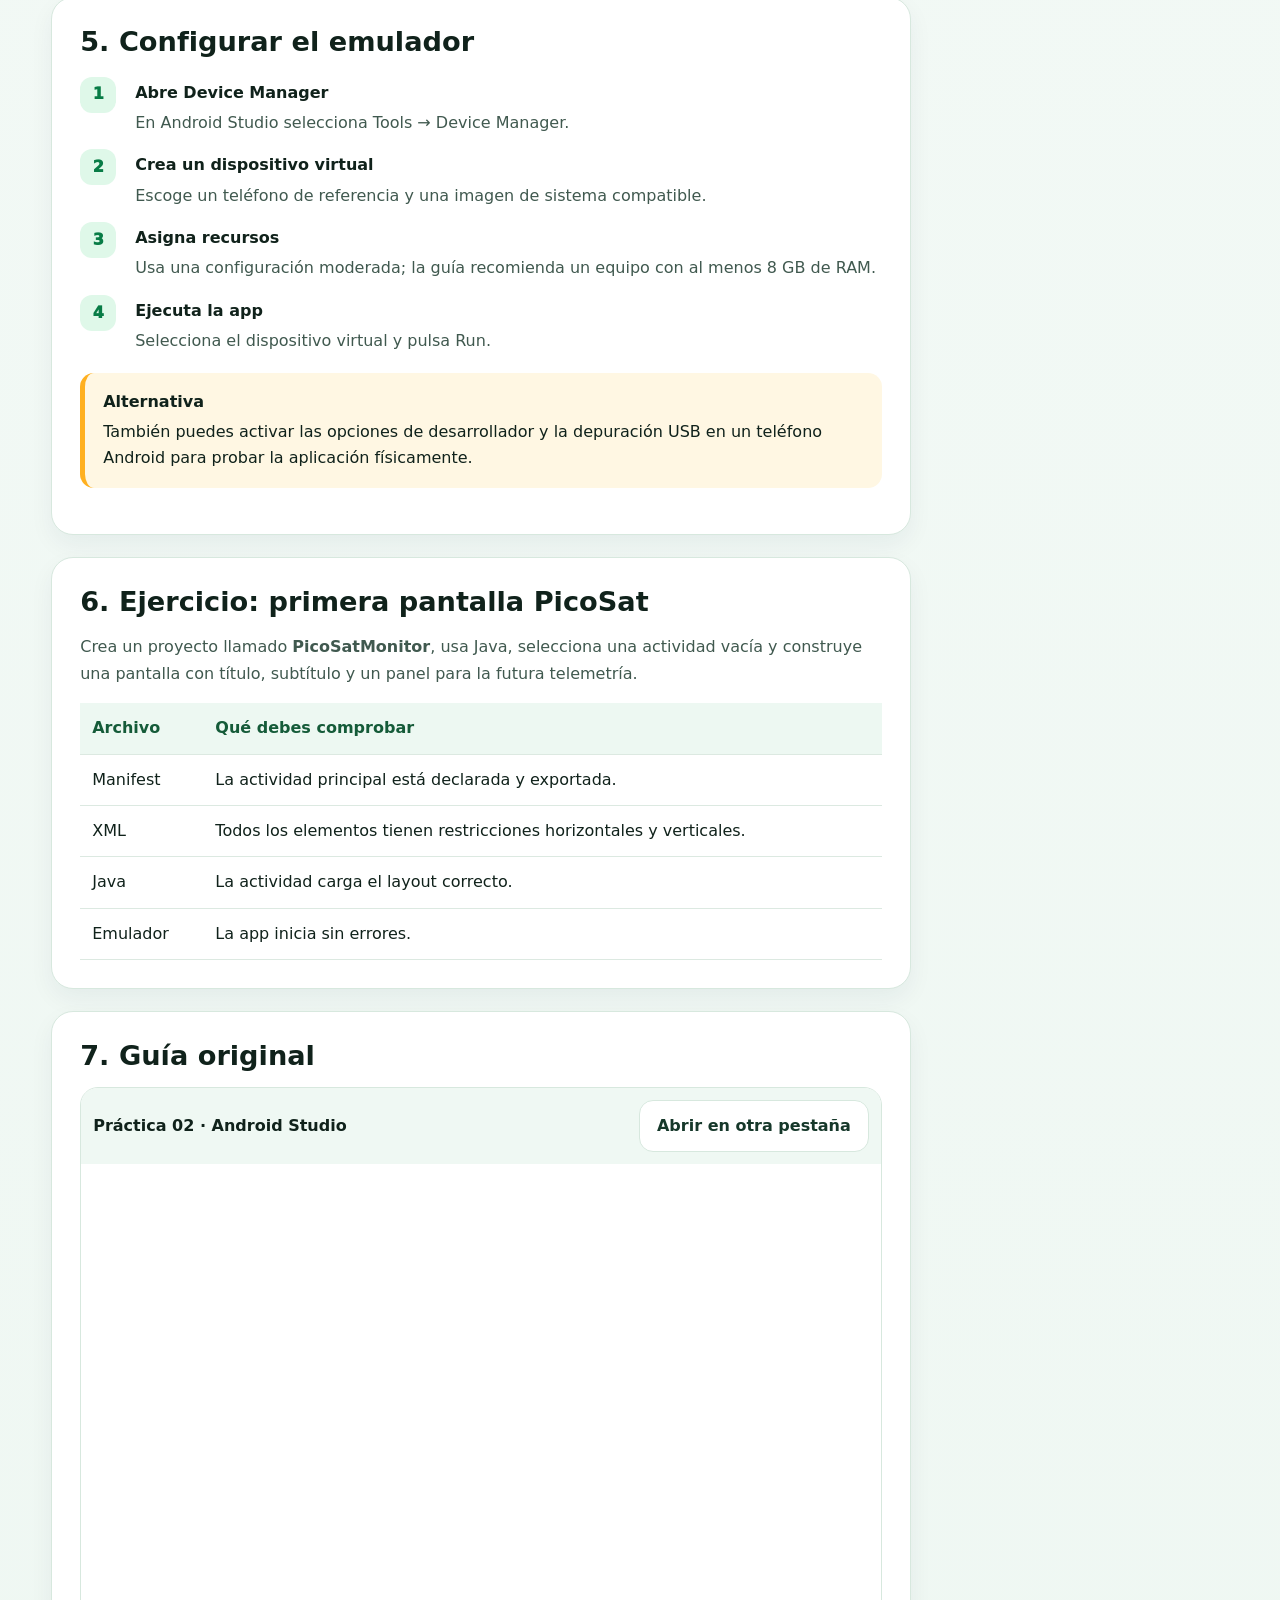
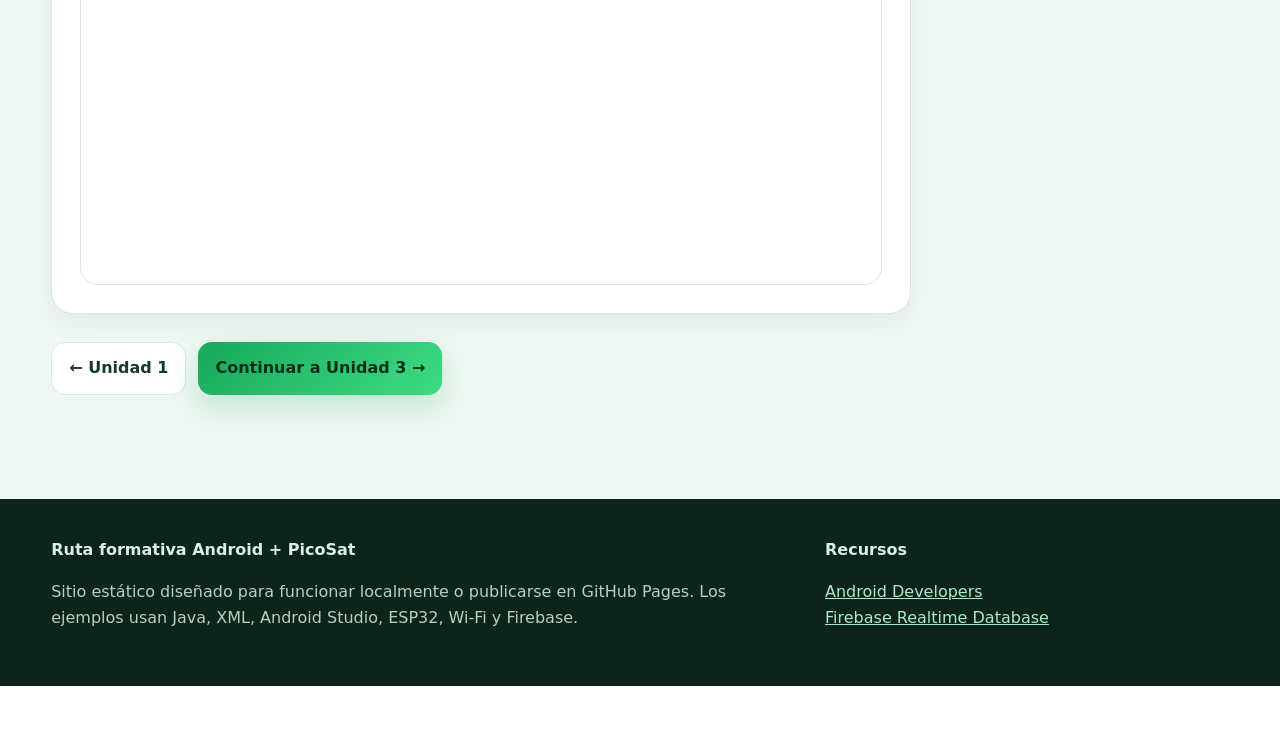
<file: unidad2.html>
<!doctype html><html lang="es"><head><meta charset="utf-8"><meta name="viewport" content="width=device-width,initial-scale=1"><meta name="description" content="Curso de Android Studio, Java y pico satélites"><title>Unidad 2 | Android Studio</title><link rel="icon" href="assets/android-studio-logo.png"><link rel="stylesheet" href="styles.css"></head><body>
<div id="pageLoader" role="status" aria-live="polite" aria-label="Cargando unidad">
<svg xmlns="http://www.w3.org/2000/svg" viewBox="0 0 200 200" id="longCat" aria-hidden="true">
  <defs>
    <marker id="catHead" viewBox="0 0 100 100" refX="50" refY="50" markerWidth="2.5" markerHeight="2.5" orient="auto-start-reverse">
      <g transform="rotate(90 50 50)">
        <ellipse cx="20" cy="28" ry="25" rx="10" fill="#f5f5f5"/><ellipse cx="20" cy="21" ry="15" rx="6" fill="pink"/>
        <ellipse cx="80" cy="28" ry="25" rx="10" fill="#f5f5f5"/><ellipse cx="80" cy="21" ry="15" rx="6" fill="pink"/>
        <ellipse cx="16" cy="66" ry="25" rx="10" fill="#f5f5f5" stroke="#ccc"/><ellipse cx="80" cy="66" ry="25" rx="10" fill="#f5f5f5" stroke="#ccc"/>
        <ellipse cx="50" cy="52" ry="36" rx="45" fill="#ccc"/><ellipse cx="50" cy="50" ry="35" rx="45" fill="#f5f5f5"/>
        <circle cx="35" cy="45" r="9" fill="#111"/><circle cx="65" cy="45" r="9" fill="#111"/><circle cx="36" cy="41" r="3" fill="#fff"/><circle cx="64" cy="41" r="3" fill="#fff"/>
        <path d="M50 54v3M50 57a12 12 0 0 0 16 13M50 57a12 12 0 0 1-16 13" fill="none" stroke="#999" stroke-width="2" stroke-linecap="round"/><ellipse cx="50" cy="54" ry="4" rx="5" fill="pink"/>
      </g>
    </marker>
  </defs>
  <path stroke-dasharray="395.8965" d="M100 15a85 85 0 1 1-85 85" fill="none" stroke="#f5f5f5" stroke-width="10" stroke-linecap="round"><animate attributeName="stroke-dashoffset" values="337;0;337" dur="4s" repeatCount="indefinite" keyTimes="0;.75;1"/><animateTransform attributeName="transform" type="rotate" values="0 100 100;-360 100 100" dur="3s" begin="-2.85s" repeatCount="indefinite"/></path>
  <path stroke-dasharray="306.3486" d="M100 35a65 65 0 1 1-65 65" fill="none" stroke="#f5f5f5" stroke-width="10" stroke-linecap="round"><animate attributeName="stroke-dashoffset" values="259;0;259" dur="4s" repeatCount="indefinite" keyTimes="0;.75;1"/><animateTransform attributeName="transform" type="rotate" values="0 100 100;-360 100 100" dur="3s" begin="-2.85s" repeatCount="indefinite"/></path>
  <path d="M100 25a75 75 0 1 1-75 75" fill="none" stroke="#f5f5f5" stroke-width="30" stroke-linecap="round" stroke-dasharray="353.4791"><animate attributeName="stroke-dashoffset" values="300;0;300" dur="4s" repeatCount="indefinite" keyTimes="0;.75;1"/><animateTransform attributeName="transform" type="rotate" values="0 100 100;-360 100 100" dur="3s" repeatCount="indefinite"/></path>
  <path stroke-dasharray="353.4791" d="M100 25a75 75 0 1 1-75 75" fill="none" stroke="#ccc" stroke-width="20" marker-start="url(#catHead)" stroke-linecap="round"><animate attributeName="stroke-dashoffset" values="300;0;300" dur="4s" repeatCount="indefinite" keyTimes="0;.75;1"/><animateTransform attributeName="transform" type="rotate" values="0 100 100;-360 100 100" dur="3s" repeatCount="indefinite"/></path>
</svg>
<p>Preparando la siguiente misión…</p>
</div>

<header class="topbar"><div class="container nav-wrap">
<a class="brand" href="index.html" data-loader="true"><img src="assets/android-studio-logo.png" alt="Logo de Android Studio"><span><strong>Android + PicoSat</strong><small>Programación II</small></span></a>
<button class="menu-btn" aria-label="Abrir menú">Menú</button><nav class="nav"><a href="index.html" data-loader="true" class="">Inicio</a><a href="unidad1.html" data-loader="true" class="">Unidad 1</a><a href="unidad2.html" data-loader="true" class="active">Unidad 2</a><a href="unidad3.html" data-loader="true" class="">Unidad 3</a><a href="unidad4.html" data-loader="true" class="">Unidad 4</a><a href="unidad5.html" data-loader="true" class="">Unidad 5</a></nav>
</div></header><section class="page-hero"><div class="container"><span class="eyebrow">Unidad 2</span><h1>Entorno de Android Studio</h1><p>La guía se centra en el IDE, ConstraintLayout y la relación entre la parte gráfica y la lógica. Aquí se explican también AndroidManifest.xml, XML, Java y el emulador.</p><div class="meta"><span>Android Studio</span><span>Manifest</span><span>XML</span><span>Java</span><span>Emulador</span></div><div class="actions"><a class="btn btn-primary" href="pdfs/guia_unidad_2_android_studio.pdf" target="_blank" rel="noopener">Abrir guía PDF</a><a class="btn btn-secondary" href="#contenido">Ir al contenido</a></div></div></section>
<section id="contenido"><div class="container content-layout"><div>
<article class="lesson reveal" id="estructura"><h2>1. Anatomía de un proyecto Android</h2><div class="grid grid-2"><div class="card"><h3>AndroidManifest.xml</h3><p>Declara componentes, permisos y la actividad de inicio. Es la ficha de identidad de la aplicación.</p></div><div class="card"><h3>res/layout</h3><p>Contiene archivos XML que describen cómo se ve cada pantalla.</p></div><div class="card"><h3>java/</h3><p>Contiene la lógica, eventos, validaciones y comunicación con servicios.</p></div><div class="card"><h3>Gradle</h3><p>Administra la compilación y las dependencias del proyecto.</p></div></div><div class="callout"><strong>Relación esencial</strong>XML define la interfaz; Java controla el comportamiento; el Manifest registra la aplicación y sus permisos.</div></article>
<article class="lesson reveal" id="manifest"><h2>2. AndroidManifest.xml</h2><p>Para el proyecto PicoSat, el Manifest declara la actividad principal y, más adelante, el permiso de Internet para conectarse a Firebase o a un servicio Wi‑Fi.</p><div class="code-wrap"><div class="code-head"><span>AndroidManifest.xml</span><button class="copy-btn" type="button">Copiar</button></div><pre><code>&lt;manifest xmlns:android=&quot;http://schemas.android.com/apk/res/android&quot;&gt;
    &lt;!-- Se utilizará en la unidad final para consultar datos en red --&gt;
    &lt;uses-permission android:name=&quot;android.permission.INTERNET&quot; /&gt;

    &lt;application
        android:allowBackup=&quot;true&quot;
        android:label=&quot;PicoSat Monitor&quot;
        android:theme=&quot;@style/Theme.PicoSat&quot;&gt;
        &lt;activity
            android:name=&quot;.MainActivity&quot;
            android:exported=&quot;true&quot;&gt;
            &lt;intent-filter&gt;
                &lt;action android:name=&quot;android.intent.action.MAIN&quot; /&gt;
                &lt;category android:name=&quot;android.intent.category.LAUNCHER&quot; /&gt;
            &lt;/intent-filter&gt;
        &lt;/activity&gt;
    &lt;/application&gt;
&lt;/manifest&gt;</code></pre></div></article>
<article class="lesson reveal" id="xml"><h2>3. Diseño XML y ConstraintLayout</h2><p>ConstraintLayout posiciona cada componente mediante restricciones. Evita ubicar elementos con coordenadas fijas y facilita que la app se adapte a distintas pantallas.</p><div class="code-wrap"><div class="code-head"><span>activity_main.xml</span><button class="copy-btn" type="button">Copiar</button></div><pre><code>&lt;androidx.constraintlayout.widget.ConstraintLayout
    xmlns:android=&quot;http://schemas.android.com/apk/res/android&quot;
    xmlns:app=&quot;http://schemas.android.com/apk/res-auto&quot;
    android:layout_width=&quot;match_parent&quot;
    android:layout_height=&quot;match_parent&quot;
    android:padding=&quot;24dp&quot;&gt;

    &lt;TextView
        android:id=&quot;@+id/txtTitulo&quot;
        android:layout_width=&quot;wrap_content&quot;
        android:layout_height=&quot;wrap_content&quot;
        android:text=&quot;Monitor PicoSat&quot;
        android:textSize=&quot;28sp&quot;
        android:textStyle=&quot;bold&quot;
        app:layout_constraintTop_toTopOf=&quot;parent&quot;
        app:layout_constraintStart_toStartOf=&quot;parent&quot;
        app:layout_constraintEnd_toEndOf=&quot;parent&quot; /&gt;

&lt;/androidx.constraintlayout.widget.ConstraintLayout&gt;</code></pre></div></article>
<article class="lesson reveal" id="java"><h2>4. Lógica Java</h2><p><code>MainActivity</code> es una pantalla de la app. En <code>onCreate()</code> se carga el XML con <code>setContentView()</code>.</p><div class="code-wrap"><div class="code-head"><span>MainActivity.java</span><button class="copy-btn" type="button">Copiar</button></div><pre><code>package com.umng.picosat;

import android.os.Bundle;
import androidx.appcompat.app.AppCompatActivity;

public class MainActivity extends AppCompatActivity {
    @Override
    protected void onCreate(Bundle savedInstanceState) {
        super.onCreate(savedInstanceState);
        setContentView(R.layout.activity_main);
    }
}</code></pre></div></article>
<article class="lesson reveal" id="emulador"><h2>5. Configurar el emulador</h2><div class="steps"><div class="step"><div><h4>Abre Device Manager</h4><p>En Android Studio selecciona Tools → Device Manager.</p></div></div><div class="step"><div><h4>Crea un dispositivo virtual</h4><p>Escoge un teléfono de referencia y una imagen de sistema compatible.</p></div></div><div class="step"><div><h4>Asigna recursos</h4><p>Usa una configuración moderada; la guía recomienda un equipo con al menos 8 GB de RAM.</p></div></div><div class="step"><div><h4>Ejecuta la app</h4><p>Selecciona el dispositivo virtual y pulsa Run.</p></div></div></div><div class="callout warning"><strong>Alternativa</strong>También puedes activar las opciones de desarrollador y la depuración USB en un teléfono Android para probar la aplicación físicamente.</div></article>
<article class="lesson reveal" id="ejercicio"><h2>6. Ejercicio: primera pantalla PicoSat</h2><p>Crea un proyecto llamado <strong>PicoSatMonitor</strong>, usa Java, selecciona una actividad vacía y construye una pantalla con título, subtítulo y un panel para la futura telemetría.</p><div class="table-wrap"><table class="table"><thead><tr><th>Archivo</th><th>Qué debes comprobar</th></tr></thead><tbody><tr><td>Manifest</td><td>La actividad principal está declarada y exportada.</td></tr><tr><td>XML</td><td>Todos los elementos tienen restricciones horizontales y verticales.</td></tr><tr><td>Java</td><td>La actividad carga el layout correcto.</td></tr><tr><td>Emulador</td><td>La app inicia sin errores.</td></tr></tbody></table></div></article>
<article class="lesson reveal" id="guia"><h2>7. Guía original</h2><div class="pdf-box"><div class="pdf-toolbar"><strong>Práctica 02 · Android Studio</strong><a class="btn btn-secondary" href="pdfs/guia_unidad_2_android_studio.pdf" target="_blank">Abrir en otra pestaña</a></div><iframe src="pdfs/guia_unidad_2_android_studio.pdf" title="Guía Unidad 2"></iframe></div></article>
<div class="actions"><a class="btn btn-secondary" href="unidad1.html" data-loader="true">← Unidad 1</a><a class="btn btn-primary" href="unidad3.html" data-loader="true">Continuar a Unidad 3 →</a></div>
</div><aside class="sidebar"><nav class="toc"><strong>Contenido de la unidad</strong><a href="#estructura">Estructura</a><a href="#manifest">Manifest</a><a href="#xml">XML</a><a href="#java">Java</a><a href="#emulador">Emulador</a><a href="#ejercicio">Ejercicio</a><a href="#guia">Guía PDF</a></nav><div class="progress-box"><strong>Progreso de la ruta</strong><div class="progress-bar"><span style="width:40%"></span></div><small>40% del recorrido</small></div></aside></div></section><footer class="footer"><div class="container footer-grid"><div><strong>Ruta formativa Android + PicoSat</strong><p>Sitio estático diseñado para funcionar localmente o publicarse en GitHub Pages. Los ejemplos usan Java, XML, Android Studio, ESP32, Wi‑Fi y Firebase.</p></div><div><strong>Recursos</strong><p><a href="https://developer.android.com/" target="_blank" rel="noopener">Android Developers</a><br><a href="https://firebase.google.com/docs/database" target="_blank" rel="noopener">Firebase Realtime Database</a></p></div></div></footer><script src="script.js"></script></body></html>
</file>
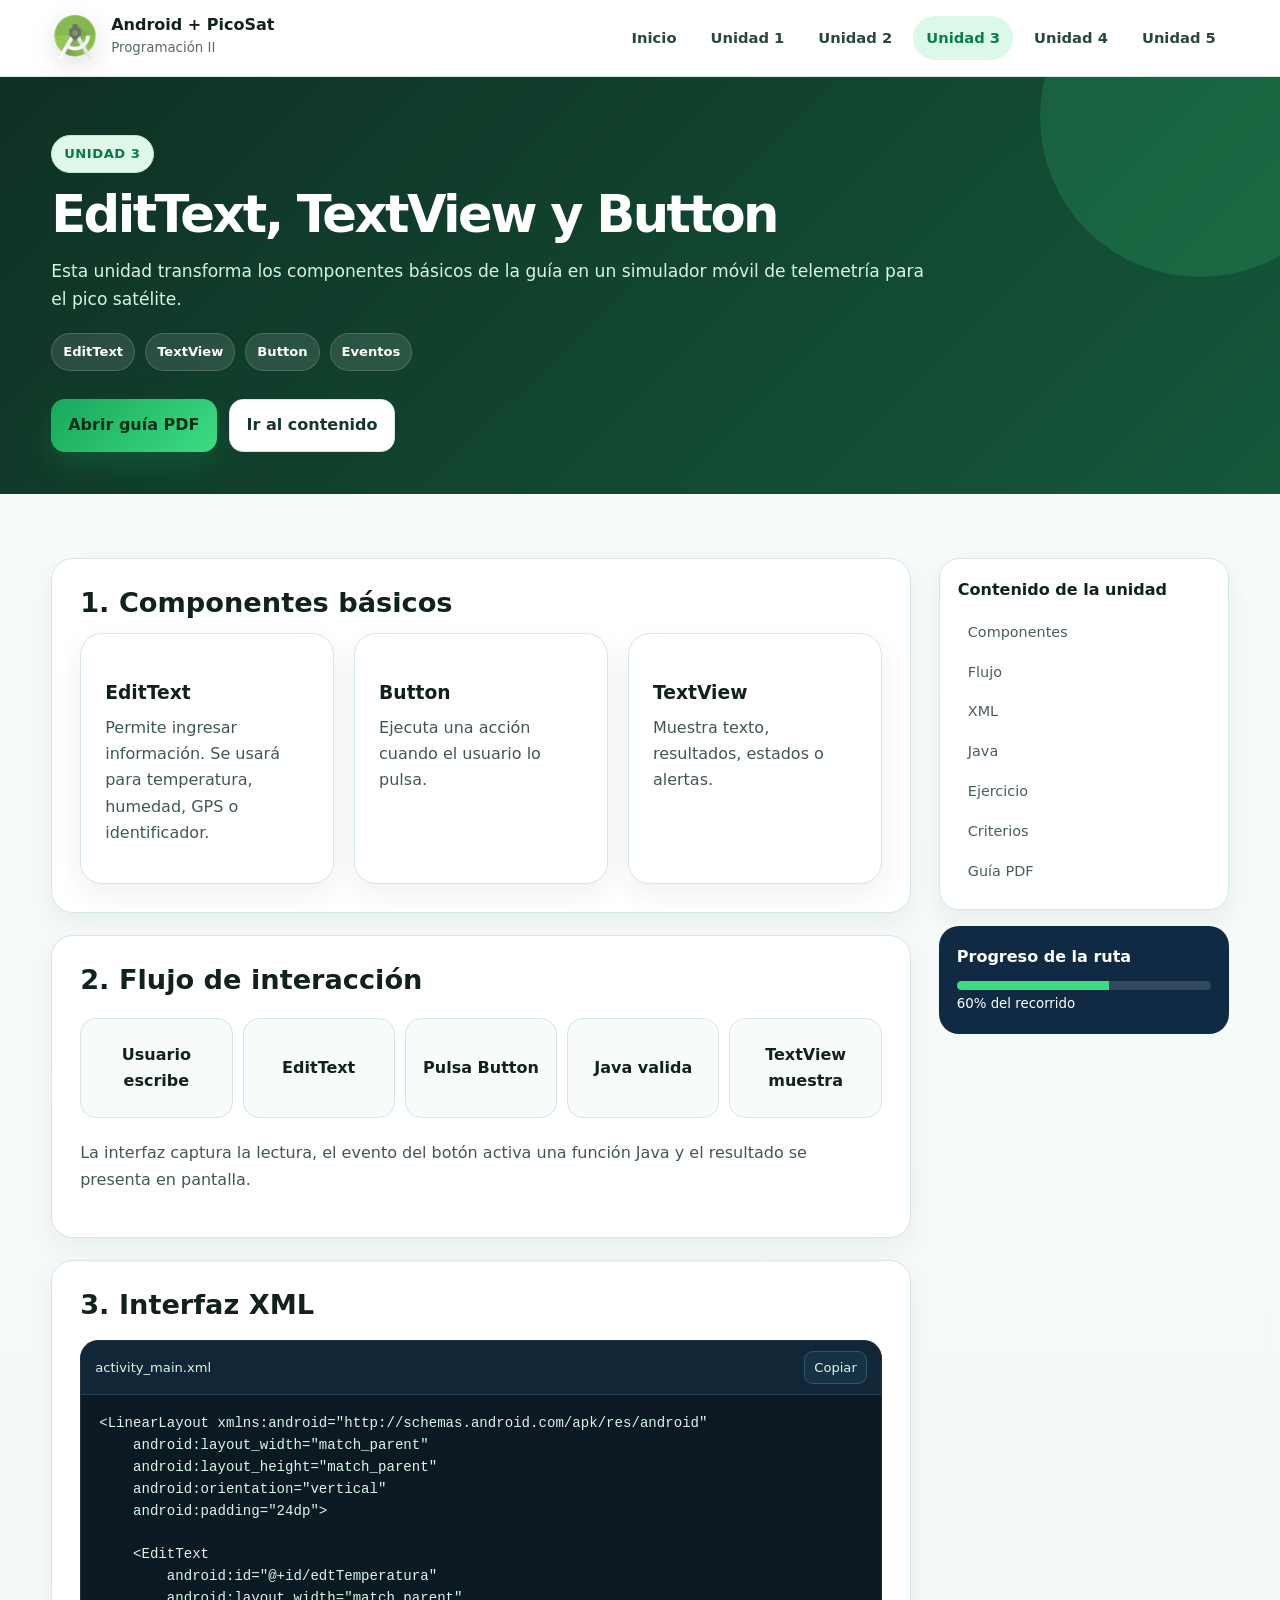
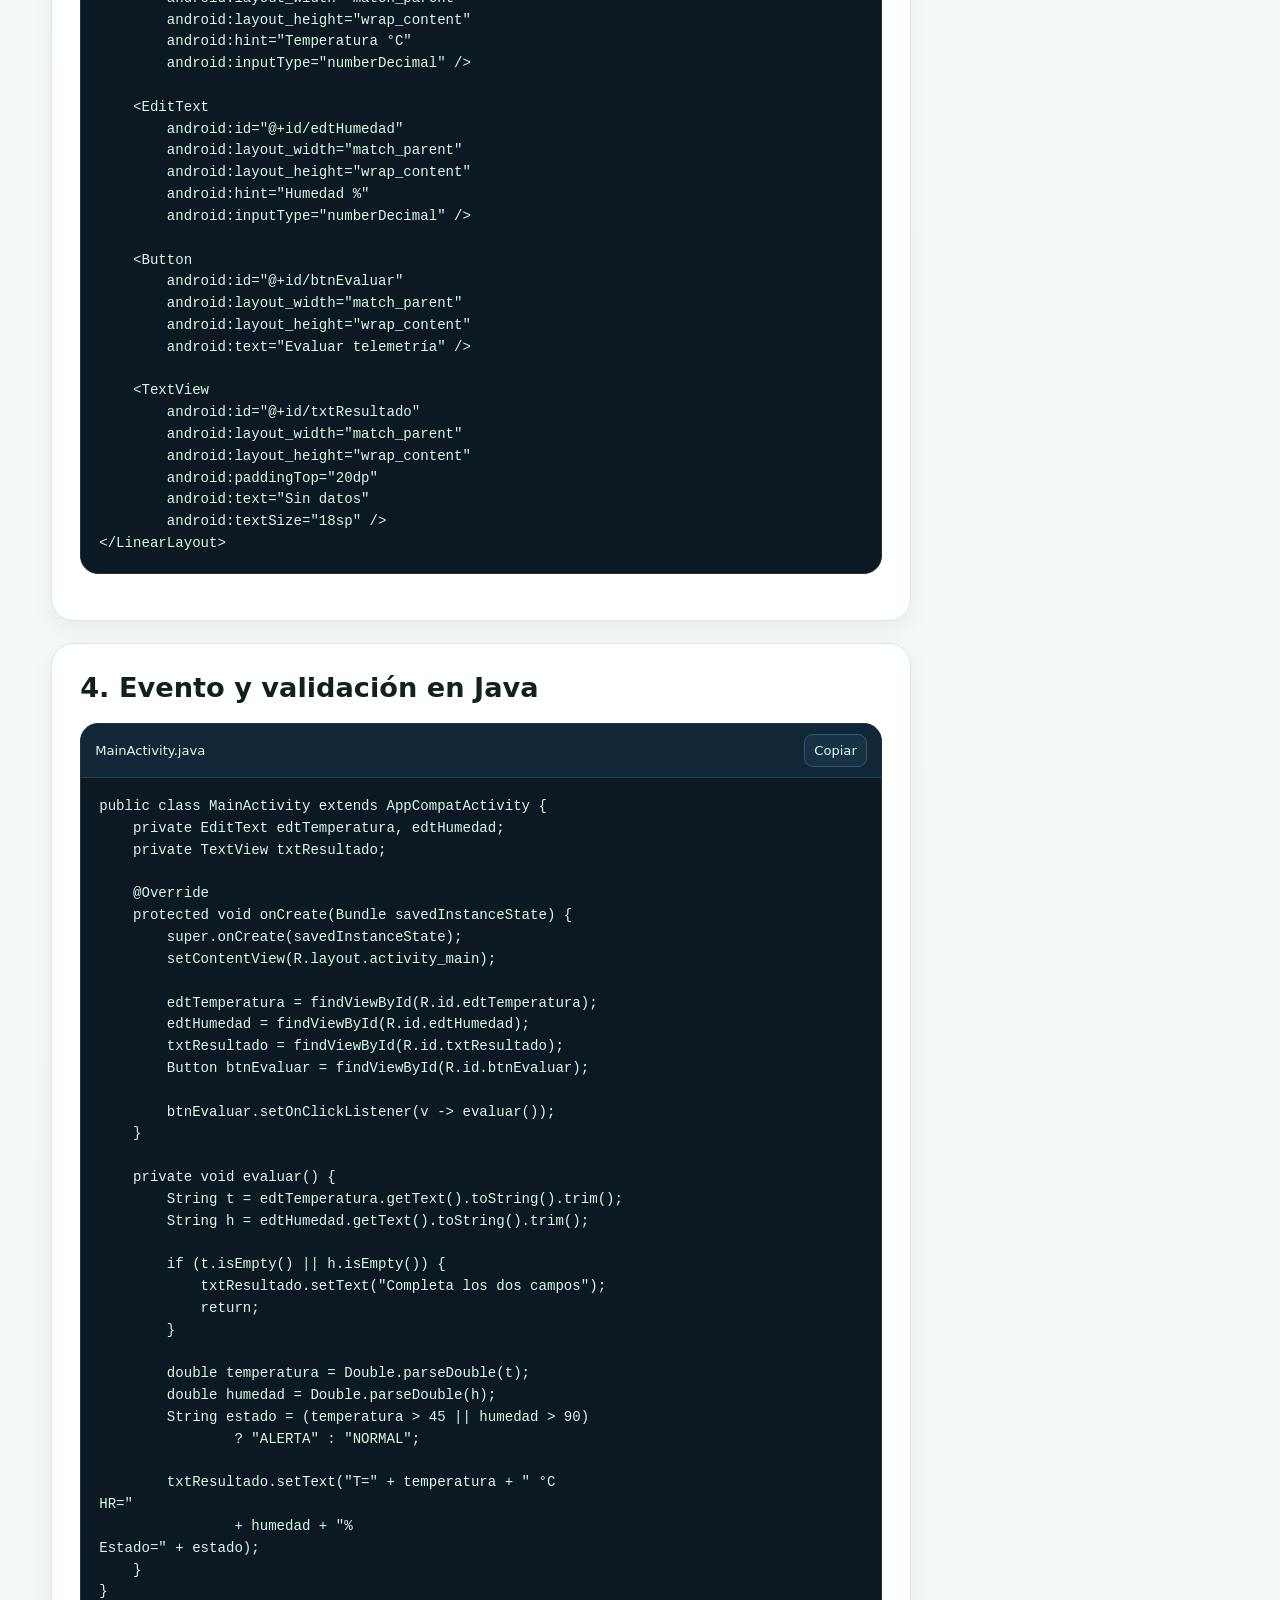
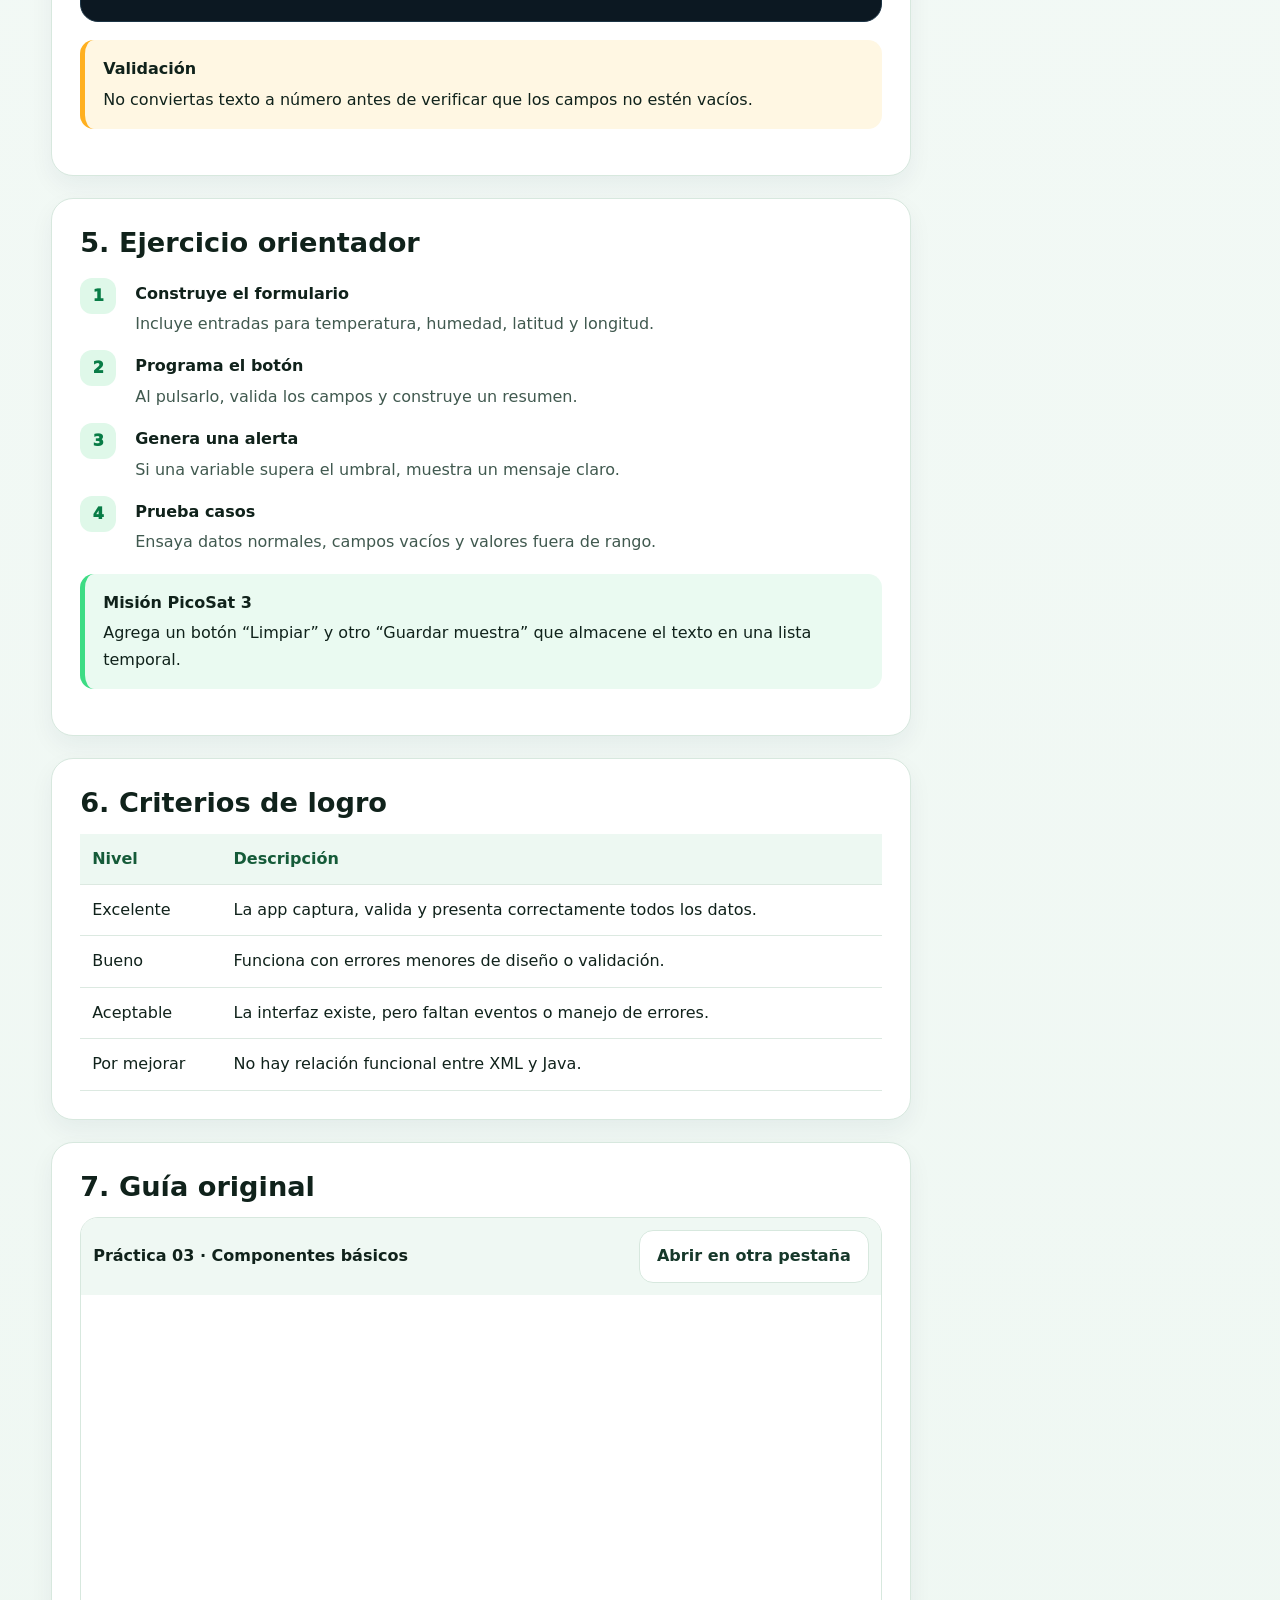
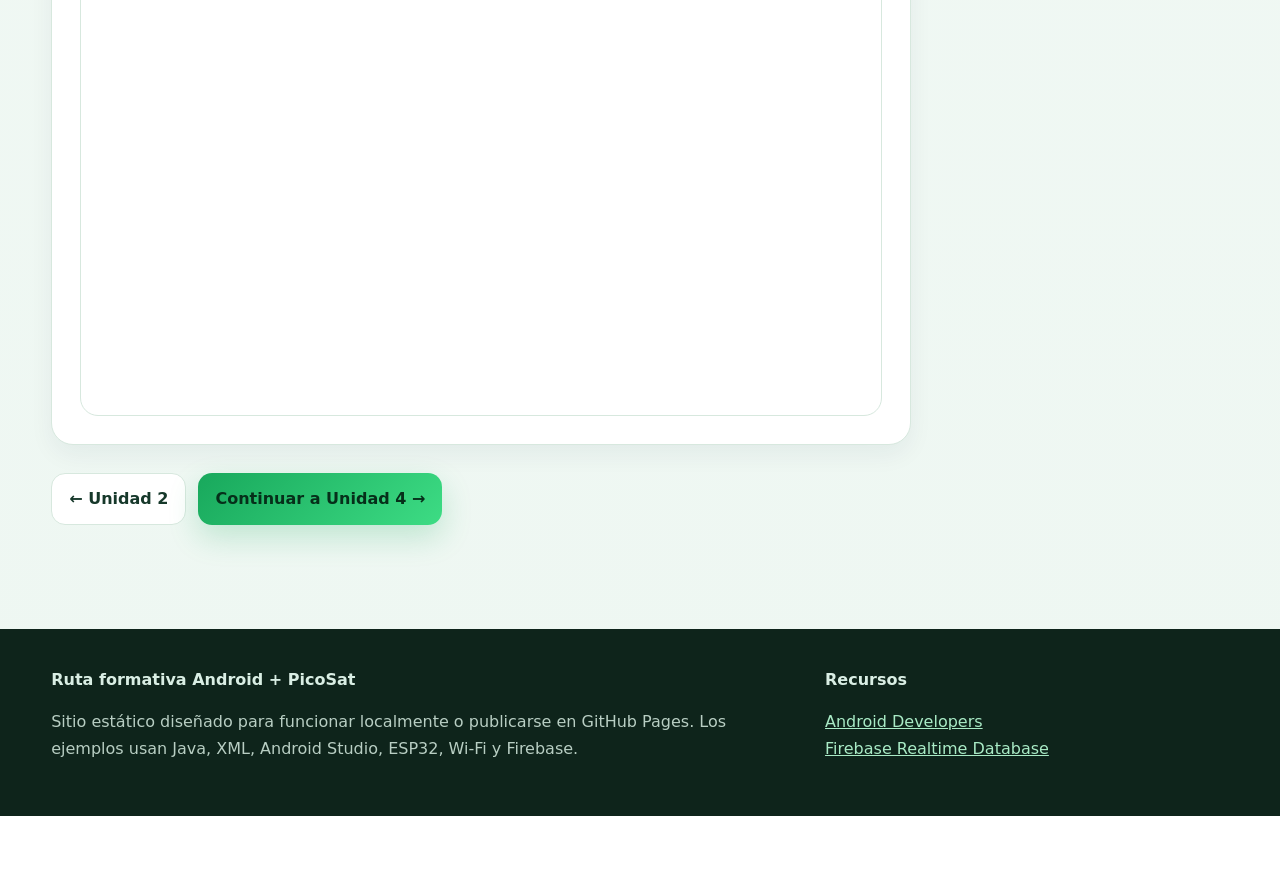
<file: unidad3.html>
<!doctype html><html lang="es"><head><meta charset="utf-8"><meta name="viewport" content="width=device-width,initial-scale=1"><meta name="description" content="Curso de Android Studio, Java y pico satélites"><title>Unidad 3 | Componentes básicos</title><link rel="icon" href="assets/android-studio-logo.png"><link rel="stylesheet" href="styles.css"></head><body>
<div id="pageLoader" role="status" aria-live="polite" aria-label="Cargando unidad">
<svg xmlns="http://www.w3.org/2000/svg" viewBox="0 0 200 200" id="longCat" aria-hidden="true">
  <defs>
    <marker id="catHead" viewBox="0 0 100 100" refX="50" refY="50" markerWidth="2.5" markerHeight="2.5" orient="auto-start-reverse">
      <g transform="rotate(90 50 50)">
        <ellipse cx="20" cy="28" ry="25" rx="10" fill="#f5f5f5"/><ellipse cx="20" cy="21" ry="15" rx="6" fill="pink"/>
        <ellipse cx="80" cy="28" ry="25" rx="10" fill="#f5f5f5"/><ellipse cx="80" cy="21" ry="15" rx="6" fill="pink"/>
        <ellipse cx="16" cy="66" ry="25" rx="10" fill="#f5f5f5" stroke="#ccc"/><ellipse cx="80" cy="66" ry="25" rx="10" fill="#f5f5f5" stroke="#ccc"/>
        <ellipse cx="50" cy="52" ry="36" rx="45" fill="#ccc"/><ellipse cx="50" cy="50" ry="35" rx="45" fill="#f5f5f5"/>
        <circle cx="35" cy="45" r="9" fill="#111"/><circle cx="65" cy="45" r="9" fill="#111"/><circle cx="36" cy="41" r="3" fill="#fff"/><circle cx="64" cy="41" r="3" fill="#fff"/>
        <path d="M50 54v3M50 57a12 12 0 0 0 16 13M50 57a12 12 0 0 1-16 13" fill="none" stroke="#999" stroke-width="2" stroke-linecap="round"/><ellipse cx="50" cy="54" ry="4" rx="5" fill="pink"/>
      </g>
    </marker>
  </defs>
  <path stroke-dasharray="395.8965" d="M100 15a85 85 0 1 1-85 85" fill="none" stroke="#f5f5f5" stroke-width="10" stroke-linecap="round"><animate attributeName="stroke-dashoffset" values="337;0;337" dur="4s" repeatCount="indefinite" keyTimes="0;.75;1"/><animateTransform attributeName="transform" type="rotate" values="0 100 100;-360 100 100" dur="3s" begin="-2.85s" repeatCount="indefinite"/></path>
  <path stroke-dasharray="306.3486" d="M100 35a65 65 0 1 1-65 65" fill="none" stroke="#f5f5f5" stroke-width="10" stroke-linecap="round"><animate attributeName="stroke-dashoffset" values="259;0;259" dur="4s" repeatCount="indefinite" keyTimes="0;.75;1"/><animateTransform attributeName="transform" type="rotate" values="0 100 100;-360 100 100" dur="3s" begin="-2.85s" repeatCount="indefinite"/></path>
  <path d="M100 25a75 75 0 1 1-75 75" fill="none" stroke="#f5f5f5" stroke-width="30" stroke-linecap="round" stroke-dasharray="353.4791"><animate attributeName="stroke-dashoffset" values="300;0;300" dur="4s" repeatCount="indefinite" keyTimes="0;.75;1"/><animateTransform attributeName="transform" type="rotate" values="0 100 100;-360 100 100" dur="3s" repeatCount="indefinite"/></path>
  <path stroke-dasharray="353.4791" d="M100 25a75 75 0 1 1-75 75" fill="none" stroke="#ccc" stroke-width="20" marker-start="url(#catHead)" stroke-linecap="round"><animate attributeName="stroke-dashoffset" values="300;0;300" dur="4s" repeatCount="indefinite" keyTimes="0;.75;1"/><animateTransform attributeName="transform" type="rotate" values="0 100 100;-360 100 100" dur="3s" repeatCount="indefinite"/></path>
</svg>
<p>Preparando la siguiente misión…</p>
</div>

<header class="topbar"><div class="container nav-wrap">
<a class="brand" href="index.html" data-loader="true"><img src="assets/android-studio-logo.png" alt="Logo de Android Studio"><span><strong>Android + PicoSat</strong><small>Programación II</small></span></a>
<button class="menu-btn" aria-label="Abrir menú">Menú</button><nav class="nav"><a href="index.html" data-loader="true" class="">Inicio</a><a href="unidad1.html" data-loader="true" class="">Unidad 1</a><a href="unidad2.html" data-loader="true" class="">Unidad 2</a><a href="unidad3.html" data-loader="true" class="active">Unidad 3</a><a href="unidad4.html" data-loader="true" class="">Unidad 4</a><a href="unidad5.html" data-loader="true" class="">Unidad 5</a></nav>
</div></header><section class="page-hero"><div class="container"><span class="eyebrow">Unidad 3</span><h1>EditText, TextView y Button</h1><p>Esta unidad transforma los componentes básicos de la guía en un simulador móvil de telemetría para el pico satélite.</p><div class="meta"><span>EditText</span><span>TextView</span><span>Button</span><span>Eventos</span></div><div class="actions"><a class="btn btn-primary" href="pdfs/guia_unidad_3_componentes_basicos.pdf" target="_blank" rel="noopener">Abrir guía PDF</a><a class="btn btn-secondary" href="#contenido">Ir al contenido</a></div></div></section>
<section id="contenido"><div class="container content-layout"><div>
<article class="lesson reveal" id="componentes"><h2>1. Componentes básicos</h2><div class="grid grid-3"><div class="card"><h3>EditText</h3><p>Permite ingresar información. Se usará para temperatura, humedad, GPS o identificador.</p></div><div class="card"><h3>Button</h3><p>Ejecuta una acción cuando el usuario lo pulsa.</p></div><div class="card"><h3>TextView</h3><p>Muestra texto, resultados, estados o alertas.</p></div></div></article>
<article class="lesson reveal" id="flujo"><h2>2. Flujo de interacción</h2><div class="architecture"><div class="arch-node">Usuario escribe</div><div class="arch-node">EditText</div><div class="arch-node">Pulsa Button</div><div class="arch-node">Java valida</div><div class="arch-node">TextView muestra</div></div><p>La interfaz captura la lectura, el evento del botón activa una función Java y el resultado se presenta en pantalla.</p></article>
<article class="lesson reveal" id="xml"><h2>3. Interfaz XML</h2><div class="code-wrap"><div class="code-head"><span>activity_main.xml</span><button class="copy-btn" type="button">Copiar</button></div><pre><code>&lt;LinearLayout xmlns:android=&quot;http://schemas.android.com/apk/res/android&quot;
    android:layout_width=&quot;match_parent&quot;
    android:layout_height=&quot;match_parent&quot;
    android:orientation=&quot;vertical&quot;
    android:padding=&quot;24dp&quot;&gt;

    &lt;EditText
        android:id=&quot;@+id/edtTemperatura&quot;
        android:layout_width=&quot;match_parent&quot;
        android:layout_height=&quot;wrap_content&quot;
        android:hint=&quot;Temperatura °C&quot;
        android:inputType=&quot;numberDecimal&quot; /&gt;

    &lt;EditText
        android:id=&quot;@+id/edtHumedad&quot;
        android:layout_width=&quot;match_parent&quot;
        android:layout_height=&quot;wrap_content&quot;
        android:hint=&quot;Humedad %&quot;
        android:inputType=&quot;numberDecimal&quot; /&gt;

    &lt;Button
        android:id=&quot;@+id/btnEvaluar&quot;
        android:layout_width=&quot;match_parent&quot;
        android:layout_height=&quot;wrap_content&quot;
        android:text=&quot;Evaluar telemetría&quot; /&gt;

    &lt;TextView
        android:id=&quot;@+id/txtResultado&quot;
        android:layout_width=&quot;match_parent&quot;
        android:layout_height=&quot;wrap_content&quot;
        android:paddingTop=&quot;20dp&quot;
        android:text=&quot;Sin datos&quot;
        android:textSize=&quot;18sp&quot; /&gt;
&lt;/LinearLayout&gt;</code></pre></div></article>
<article class="lesson reveal" id="java"><h2>4. Evento y validación en Java</h2><div class="code-wrap"><div class="code-head"><span>MainActivity.java</span><button class="copy-btn" type="button">Copiar</button></div><pre><code>public class MainActivity extends AppCompatActivity {
    private EditText edtTemperatura, edtHumedad;
    private TextView txtResultado;

    @Override
    protected void onCreate(Bundle savedInstanceState) {
        super.onCreate(savedInstanceState);
        setContentView(R.layout.activity_main);

        edtTemperatura = findViewById(R.id.edtTemperatura);
        edtHumedad = findViewById(R.id.edtHumedad);
        txtResultado = findViewById(R.id.txtResultado);
        Button btnEvaluar = findViewById(R.id.btnEvaluar);

        btnEvaluar.setOnClickListener(v -&gt; evaluar());
    }

    private void evaluar() {
        String t = edtTemperatura.getText().toString().trim();
        String h = edtHumedad.getText().toString().trim();

        if (t.isEmpty() || h.isEmpty()) {
            txtResultado.setText(&quot;Completa los dos campos&quot;);
            return;
        }

        double temperatura = Double.parseDouble(t);
        double humedad = Double.parseDouble(h);
        String estado = (temperatura &gt; 45 || humedad &gt; 90)
                ? &quot;ALERTA&quot; : &quot;NORMAL&quot;;

        txtResultado.setText(&quot;T=&quot; + temperatura + &quot; °C
HR=&quot;
                + humedad + &quot;%
Estado=&quot; + estado);
    }
}</code></pre></div><div class="callout warning"><strong>Validación</strong>No conviertas texto a número antes de verificar que los campos no estén vacíos.</div></article>
<article class="lesson reveal" id="ejercicio"><h2>5. Ejercicio orientador</h2><div class="steps"><div class="step"><div><h4>Construye el formulario</h4><p>Incluye entradas para temperatura, humedad, latitud y longitud.</p></div></div><div class="step"><div><h4>Programa el botón</h4><p>Al pulsarlo, valida los campos y construye un resumen.</p></div></div><div class="step"><div><h4>Genera una alerta</h4><p>Si una variable supera el umbral, muestra un mensaje claro.</p></div></div><div class="step"><div><h4>Prueba casos</h4><p>Ensaya datos normales, campos vacíos y valores fuera de rango.</p></div></div></div><div class="callout"><strong>Misión PicoSat 3</strong>Agrega un botón “Limpiar” y otro “Guardar muestra” que almacene el texto en una lista temporal.</div></article>
<article class="lesson reveal" id="rubrica"><h2>6. Criterios de logro</h2><div class="table-wrap"><table class="table"><thead><tr><th>Nivel</th><th>Descripción</th></tr></thead><tbody><tr><td>Excelente</td><td>La app captura, valida y presenta correctamente todos los datos.</td></tr><tr><td>Bueno</td><td>Funciona con errores menores de diseño o validación.</td></tr><tr><td>Aceptable</td><td>La interfaz existe, pero faltan eventos o manejo de errores.</td></tr><tr><td>Por mejorar</td><td>No hay relación funcional entre XML y Java.</td></tr></tbody></table></div></article>
<article class="lesson reveal" id="guia"><h2>7. Guía original</h2><div class="pdf-box"><div class="pdf-toolbar"><strong>Práctica 03 · Componentes básicos</strong><a class="btn btn-secondary" href="pdfs/guia_unidad_3_componentes_basicos.pdf" target="_blank">Abrir en otra pestaña</a></div><iframe src="pdfs/guia_unidad_3_componentes_basicos.pdf" title="Guía Unidad 3"></iframe></div></article>
<div class="actions"><a class="btn btn-secondary" href="unidad2.html" data-loader="true">← Unidad 2</a><a class="btn btn-primary" href="unidad4.html" data-loader="true">Continuar a Unidad 4 →</a></div>
</div><aside class="sidebar"><nav class="toc"><strong>Contenido de la unidad</strong><a href="#componentes">Componentes</a><a href="#flujo">Flujo</a><a href="#xml">XML</a><a href="#java">Java</a><a href="#ejercicio">Ejercicio</a><a href="#rubrica">Criterios</a><a href="#guia">Guía PDF</a></nav><div class="progress-box"><strong>Progreso de la ruta</strong><div class="progress-bar"><span style="width:60%"></span></div><small>60% del recorrido</small></div></aside></div></section><footer class="footer"><div class="container footer-grid"><div><strong>Ruta formativa Android + PicoSat</strong><p>Sitio estático diseñado para funcionar localmente o publicarse en GitHub Pages. Los ejemplos usan Java, XML, Android Studio, ESP32, Wi‑Fi y Firebase.</p></div><div><strong>Recursos</strong><p><a href="https://developer.android.com/" target="_blank" rel="noopener">Android Developers</a><br><a href="https://firebase.google.com/docs/database" target="_blank" rel="noopener">Firebase Realtime Database</a></p></div></div></footer><script src="script.js"></script></body></html>
</file>
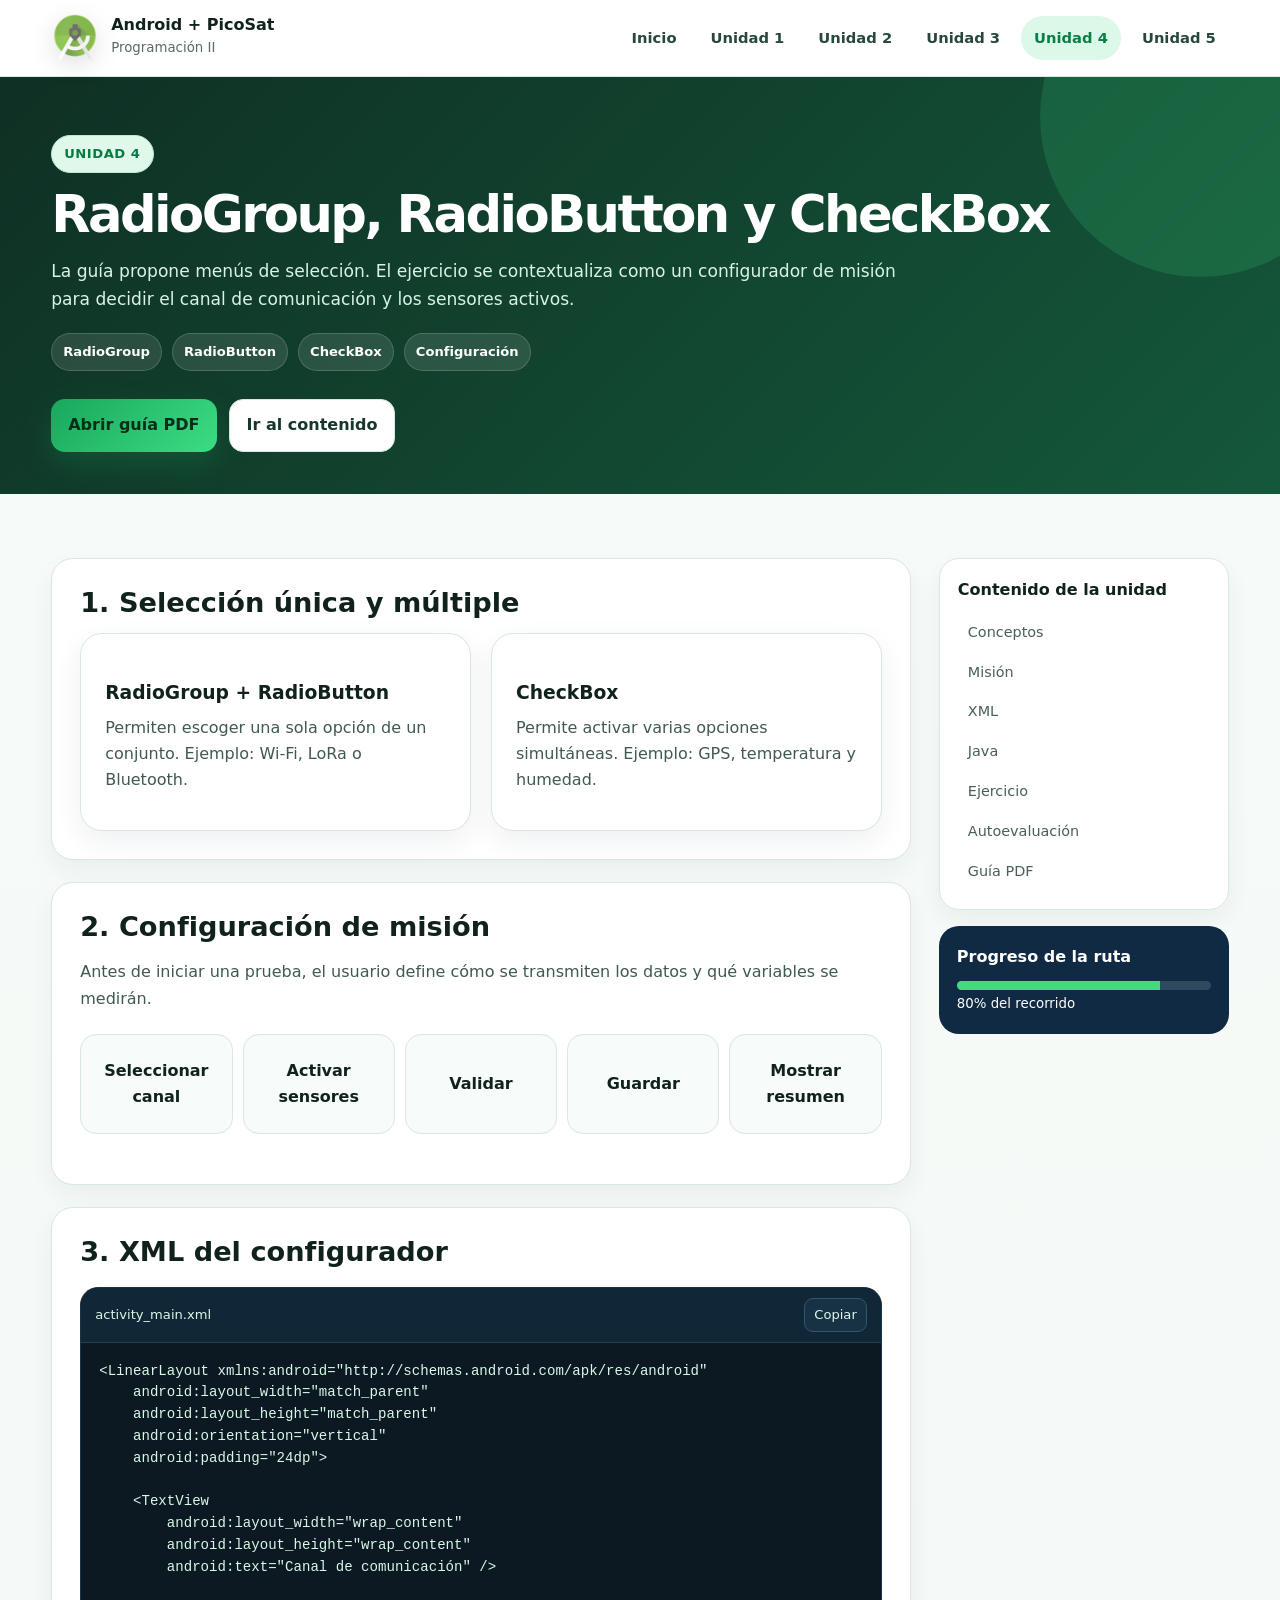
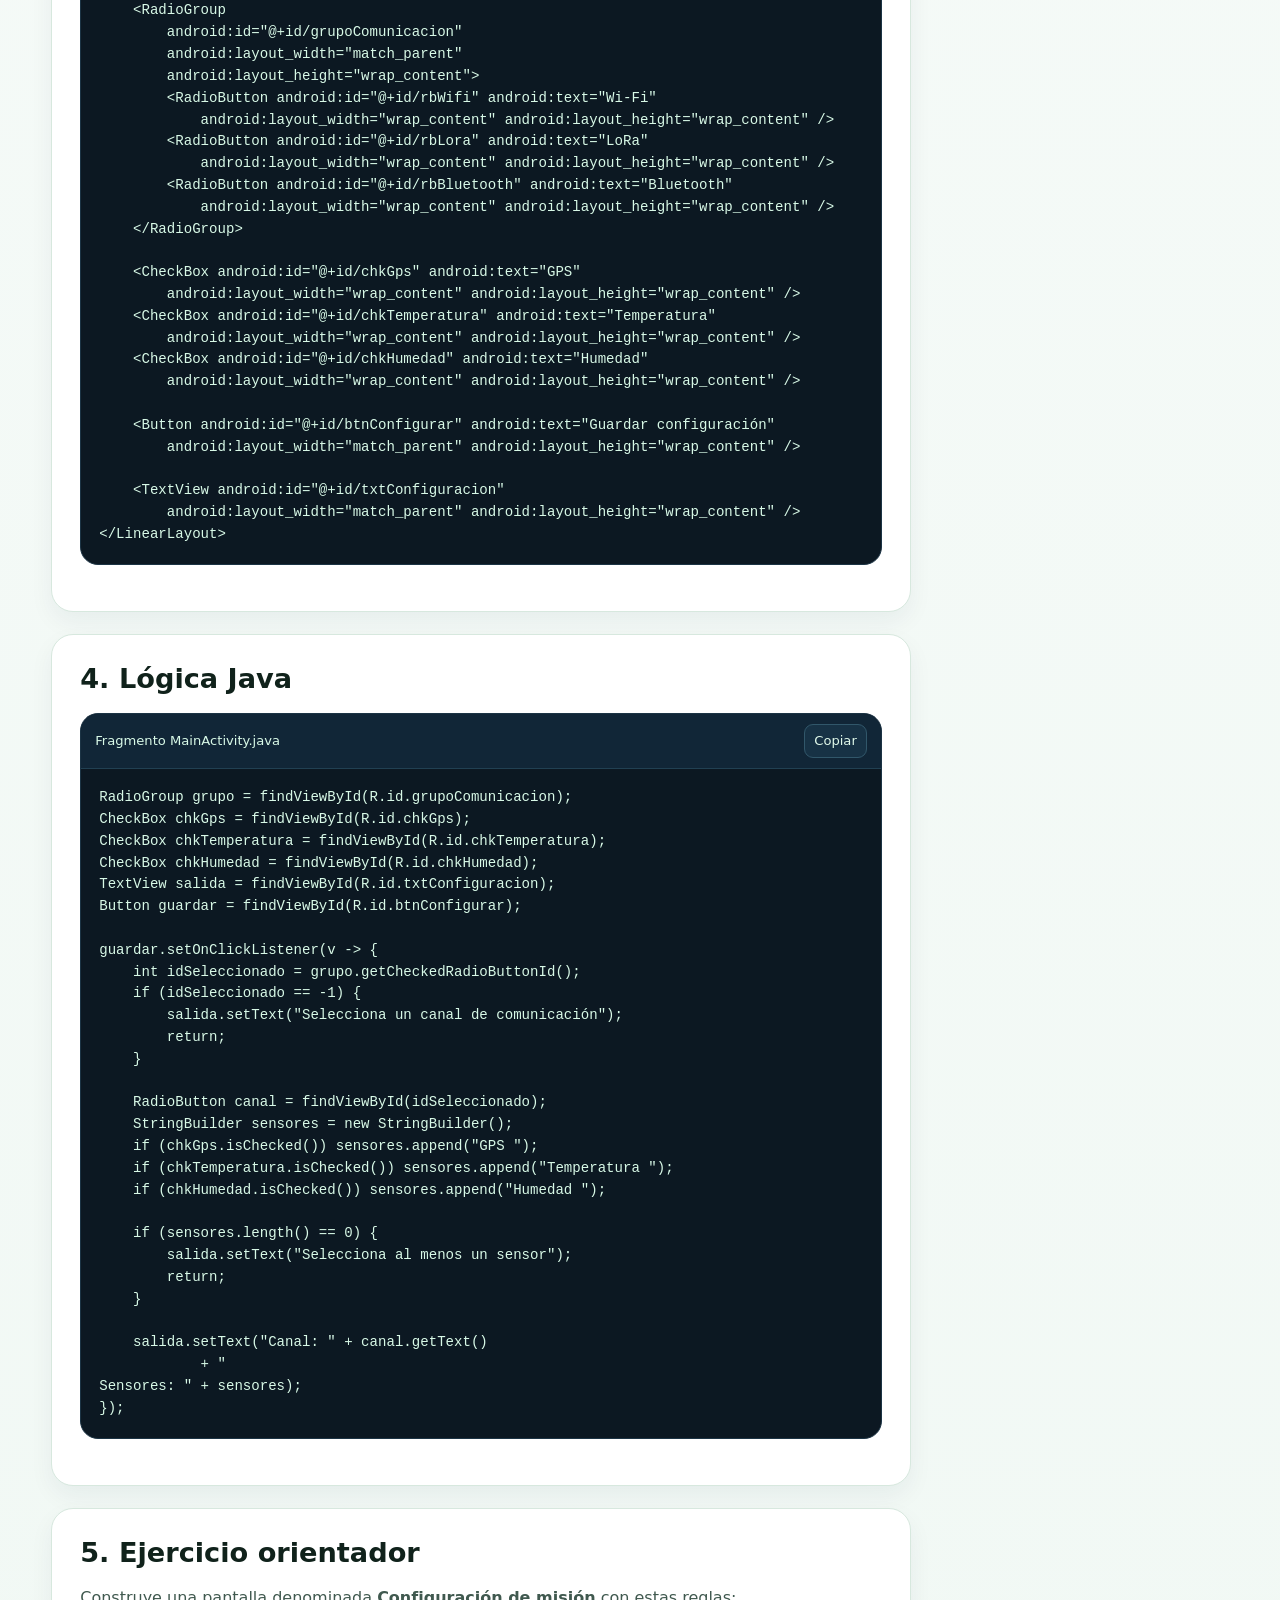
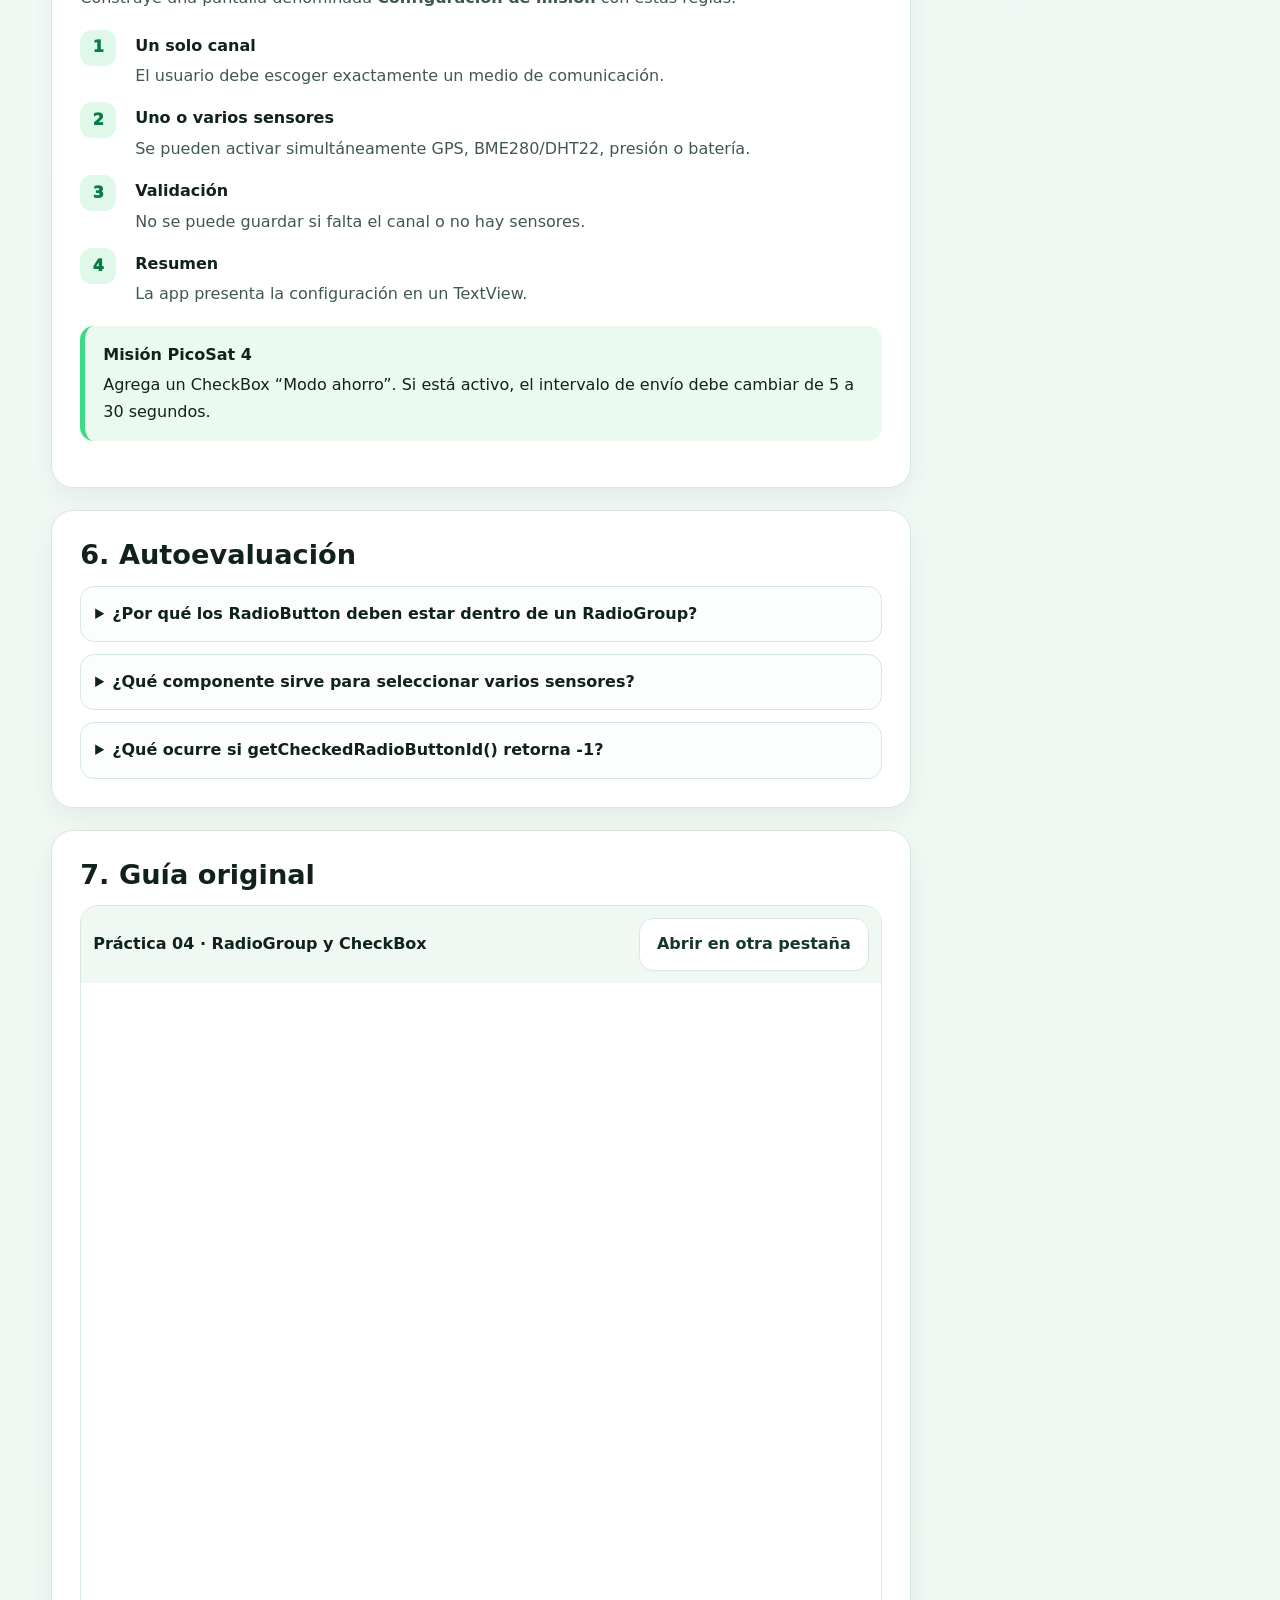
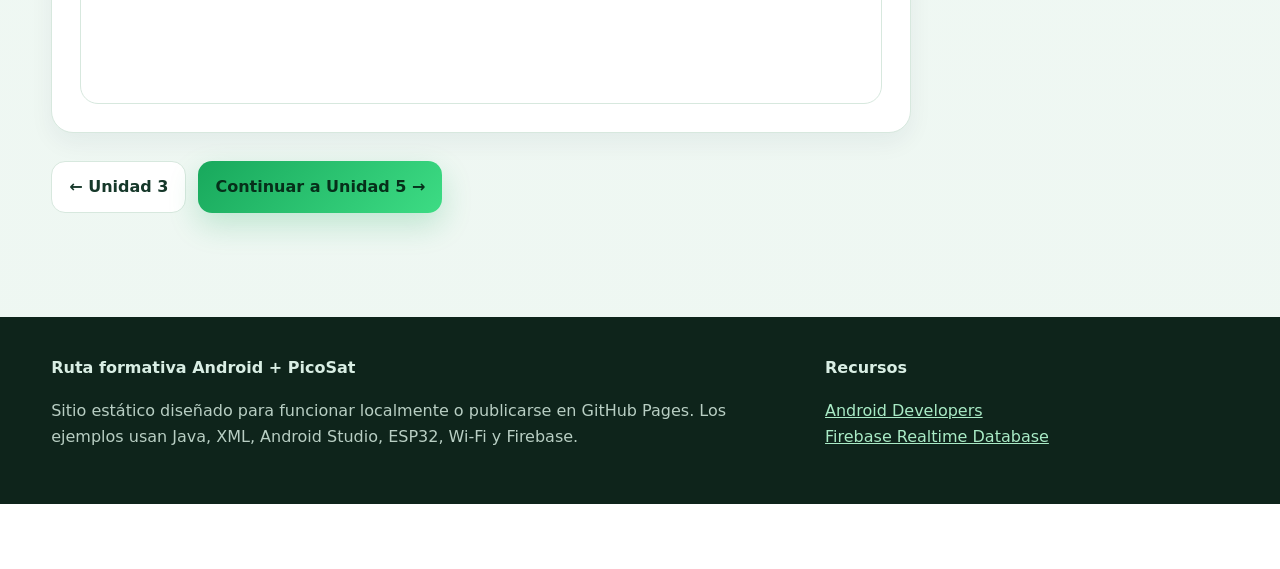
<file: unidad4.html>
<!doctype html><html lang="es"><head><meta charset="utf-8"><meta name="viewport" content="width=device-width,initial-scale=1"><meta name="description" content="Curso de Android Studio, Java y pico satélites"><title>Unidad 4 | Opciones de misión</title><link rel="icon" href="assets/android-studio-logo.png"><link rel="stylesheet" href="styles.css"></head><body>
<div id="pageLoader" role="status" aria-live="polite" aria-label="Cargando unidad">
<svg xmlns="http://www.w3.org/2000/svg" viewBox="0 0 200 200" id="longCat" aria-hidden="true">
  <defs>
    <marker id="catHead" viewBox="0 0 100 100" refX="50" refY="50" markerWidth="2.5" markerHeight="2.5" orient="auto-start-reverse">
      <g transform="rotate(90 50 50)">
        <ellipse cx="20" cy="28" ry="25" rx="10" fill="#f5f5f5"/><ellipse cx="20" cy="21" ry="15" rx="6" fill="pink"/>
        <ellipse cx="80" cy="28" ry="25" rx="10" fill="#f5f5f5"/><ellipse cx="80" cy="21" ry="15" rx="6" fill="pink"/>
        <ellipse cx="16" cy="66" ry="25" rx="10" fill="#f5f5f5" stroke="#ccc"/><ellipse cx="80" cy="66" ry="25" rx="10" fill="#f5f5f5" stroke="#ccc"/>
        <ellipse cx="50" cy="52" ry="36" rx="45" fill="#ccc"/><ellipse cx="50" cy="50" ry="35" rx="45" fill="#f5f5f5"/>
        <circle cx="35" cy="45" r="9" fill="#111"/><circle cx="65" cy="45" r="9" fill="#111"/><circle cx="36" cy="41" r="3" fill="#fff"/><circle cx="64" cy="41" r="3" fill="#fff"/>
        <path d="M50 54v3M50 57a12 12 0 0 0 16 13M50 57a12 12 0 0 1-16 13" fill="none" stroke="#999" stroke-width="2" stroke-linecap="round"/><ellipse cx="50" cy="54" ry="4" rx="5" fill="pink"/>
      </g>
    </marker>
  </defs>
  <path stroke-dasharray="395.8965" d="M100 15a85 85 0 1 1-85 85" fill="none" stroke="#f5f5f5" stroke-width="10" stroke-linecap="round"><animate attributeName="stroke-dashoffset" values="337;0;337" dur="4s" repeatCount="indefinite" keyTimes="0;.75;1"/><animateTransform attributeName="transform" type="rotate" values="0 100 100;-360 100 100" dur="3s" begin="-2.85s" repeatCount="indefinite"/></path>
  <path stroke-dasharray="306.3486" d="M100 35a65 65 0 1 1-65 65" fill="none" stroke="#f5f5f5" stroke-width="10" stroke-linecap="round"><animate attributeName="stroke-dashoffset" values="259;0;259" dur="4s" repeatCount="indefinite" keyTimes="0;.75;1"/><animateTransform attributeName="transform" type="rotate" values="0 100 100;-360 100 100" dur="3s" begin="-2.85s" repeatCount="indefinite"/></path>
  <path d="M100 25a75 75 0 1 1-75 75" fill="none" stroke="#f5f5f5" stroke-width="30" stroke-linecap="round" stroke-dasharray="353.4791"><animate attributeName="stroke-dashoffset" values="300;0;300" dur="4s" repeatCount="indefinite" keyTimes="0;.75;1"/><animateTransform attributeName="transform" type="rotate" values="0 100 100;-360 100 100" dur="3s" repeatCount="indefinite"/></path>
  <path stroke-dasharray="353.4791" d="M100 25a75 75 0 1 1-75 75" fill="none" stroke="#ccc" stroke-width="20" marker-start="url(#catHead)" stroke-linecap="round"><animate attributeName="stroke-dashoffset" values="300;0;300" dur="4s" repeatCount="indefinite" keyTimes="0;.75;1"/><animateTransform attributeName="transform" type="rotate" values="0 100 100;-360 100 100" dur="3s" repeatCount="indefinite"/></path>
</svg>
<p>Preparando la siguiente misión…</p>
</div>

<header class="topbar"><div class="container nav-wrap">
<a class="brand" href="index.html" data-loader="true"><img src="assets/android-studio-logo.png" alt="Logo de Android Studio"><span><strong>Android + PicoSat</strong><small>Programación II</small></span></a>
<button class="menu-btn" aria-label="Abrir menú">Menú</button><nav class="nav"><a href="index.html" data-loader="true" class="">Inicio</a><a href="unidad1.html" data-loader="true" class="">Unidad 1</a><a href="unidad2.html" data-loader="true" class="">Unidad 2</a><a href="unidad3.html" data-loader="true" class="">Unidad 3</a><a href="unidad4.html" data-loader="true" class="active">Unidad 4</a><a href="unidad5.html" data-loader="true" class="">Unidad 5</a></nav>
</div></header><section class="page-hero"><div class="container"><span class="eyebrow">Unidad 4</span><h1>RadioGroup, RadioButton y CheckBox</h1><p>La guía propone menús de selección. El ejercicio se contextualiza como un configurador de misión para decidir el canal de comunicación y los sensores activos.</p><div class="meta"><span>RadioGroup</span><span>RadioButton</span><span>CheckBox</span><span>Configuración</span></div><div class="actions"><a class="btn btn-primary" href="pdfs/guia_unidad_4_seleccion.pdf" target="_blank" rel="noopener">Abrir guía PDF</a><a class="btn btn-secondary" href="#contenido">Ir al contenido</a></div></div></section>
<section id="contenido"><div class="container content-layout"><div>
<article class="lesson reveal" id="conceptos"><h2>1. Selección única y múltiple</h2><div class="grid grid-2"><div class="card"><h3>RadioGroup + RadioButton</h3><p>Permiten escoger una sola opción de un conjunto. Ejemplo: Wi‑Fi, LoRa o Bluetooth.</p></div><div class="card"><h3>CheckBox</h3><p>Permite activar varias opciones simultáneas. Ejemplo: GPS, temperatura y humedad.</p></div></div></article>
<article class="lesson reveal" id="mision"><h2>2. Configuración de misión</h2><p>Antes de iniciar una prueba, el usuario define cómo se transmiten los datos y qué variables se medirán.</p><div class="architecture"><div class="arch-node">Seleccionar canal</div><div class="arch-node">Activar sensores</div><div class="arch-node">Validar</div><div class="arch-node">Guardar</div><div class="arch-node">Mostrar resumen</div></div></article>
<article class="lesson reveal" id="xml"><h2>3. XML del configurador</h2><div class="code-wrap"><div class="code-head"><span>activity_main.xml</span><button class="copy-btn" type="button">Copiar</button></div><pre><code>&lt;LinearLayout xmlns:android=&quot;http://schemas.android.com/apk/res/android&quot;
    android:layout_width=&quot;match_parent&quot;
    android:layout_height=&quot;match_parent&quot;
    android:orientation=&quot;vertical&quot;
    android:padding=&quot;24dp&quot;&gt;

    &lt;TextView
        android:layout_width=&quot;wrap_content&quot;
        android:layout_height=&quot;wrap_content&quot;
        android:text=&quot;Canal de comunicación&quot; /&gt;

    &lt;RadioGroup
        android:id=&quot;@+id/grupoComunicacion&quot;
        android:layout_width=&quot;match_parent&quot;
        android:layout_height=&quot;wrap_content&quot;&gt;
        &lt;RadioButton android:id=&quot;@+id/rbWifi&quot; android:text=&quot;Wi‑Fi&quot;
            android:layout_width=&quot;wrap_content&quot; android:layout_height=&quot;wrap_content&quot; /&gt;
        &lt;RadioButton android:id=&quot;@+id/rbLora&quot; android:text=&quot;LoRa&quot;
            android:layout_width=&quot;wrap_content&quot; android:layout_height=&quot;wrap_content&quot; /&gt;
        &lt;RadioButton android:id=&quot;@+id/rbBluetooth&quot; android:text=&quot;Bluetooth&quot;
            android:layout_width=&quot;wrap_content&quot; android:layout_height=&quot;wrap_content&quot; /&gt;
    &lt;/RadioGroup&gt;

    &lt;CheckBox android:id=&quot;@+id/chkGps&quot; android:text=&quot;GPS&quot;
        android:layout_width=&quot;wrap_content&quot; android:layout_height=&quot;wrap_content&quot; /&gt;
    &lt;CheckBox android:id=&quot;@+id/chkTemperatura&quot; android:text=&quot;Temperatura&quot;
        android:layout_width=&quot;wrap_content&quot; android:layout_height=&quot;wrap_content&quot; /&gt;
    &lt;CheckBox android:id=&quot;@+id/chkHumedad&quot; android:text=&quot;Humedad&quot;
        android:layout_width=&quot;wrap_content&quot; android:layout_height=&quot;wrap_content&quot; /&gt;

    &lt;Button android:id=&quot;@+id/btnConfigurar&quot; android:text=&quot;Guardar configuración&quot;
        android:layout_width=&quot;match_parent&quot; android:layout_height=&quot;wrap_content&quot; /&gt;

    &lt;TextView android:id=&quot;@+id/txtConfiguracion&quot;
        android:layout_width=&quot;match_parent&quot; android:layout_height=&quot;wrap_content&quot; /&gt;
&lt;/LinearLayout&gt;</code></pre></div></article>
<article class="lesson reveal" id="java"><h2>4. Lógica Java</h2><div class="code-wrap"><div class="code-head"><span>Fragmento MainActivity.java</span><button class="copy-btn" type="button">Copiar</button></div><pre><code>RadioGroup grupo = findViewById(R.id.grupoComunicacion);
CheckBox chkGps = findViewById(R.id.chkGps);
CheckBox chkTemperatura = findViewById(R.id.chkTemperatura);
CheckBox chkHumedad = findViewById(R.id.chkHumedad);
TextView salida = findViewById(R.id.txtConfiguracion);
Button guardar = findViewById(R.id.btnConfigurar);

guardar.setOnClickListener(v -&gt; {
    int idSeleccionado = grupo.getCheckedRadioButtonId();
    if (idSeleccionado == -1) {
        salida.setText(&quot;Selecciona un canal de comunicación&quot;);
        return;
    }

    RadioButton canal = findViewById(idSeleccionado);
    StringBuilder sensores = new StringBuilder();
    if (chkGps.isChecked()) sensores.append(&quot;GPS &quot;);
    if (chkTemperatura.isChecked()) sensores.append(&quot;Temperatura &quot;);
    if (chkHumedad.isChecked()) sensores.append(&quot;Humedad &quot;);

    if (sensores.length() == 0) {
        salida.setText(&quot;Selecciona al menos un sensor&quot;);
        return;
    }

    salida.setText(&quot;Canal: &quot; + canal.getText()
            + &quot;
Sensores: &quot; + sensores);
});</code></pre></div></article>
<article class="lesson reveal" id="ejercicio"><h2>5. Ejercicio orientador</h2><p>Construye una pantalla denominada <strong>Configuración de misión</strong> con estas reglas:</p><div class="steps"><div class="step"><div><h4>Un solo canal</h4><p>El usuario debe escoger exactamente un medio de comunicación.</p></div></div><div class="step"><div><h4>Uno o varios sensores</h4><p>Se pueden activar simultáneamente GPS, BME280/DHT22, presión o batería.</p></div></div><div class="step"><div><h4>Validación</h4><p>No se puede guardar si falta el canal o no hay sensores.</p></div></div><div class="step"><div><h4>Resumen</h4><p>La app presenta la configuración en un TextView.</p></div></div></div><div class="callout"><strong>Misión PicoSat 4</strong>Agrega un CheckBox “Modo ahorro”. Si está activo, el intervalo de envío debe cambiar de 5 a 30 segundos.</div></article>
<article class="lesson reveal" id="autoevaluacion"><h2>6. Autoevaluación</h2><div class="quiz"><details><summary>¿Por qué los RadioButton deben estar dentro de un RadioGroup?</summary><p>Porque el grupo administra la selección única y desmarca automáticamente las demás opciones.</p></details><details><summary>¿Qué componente sirve para seleccionar varios sensores?</summary><p>CheckBox.</p></details><details><summary>¿Qué ocurre si getCheckedRadioButtonId() retorna -1?</summary><p>No hay ningún RadioButton seleccionado.</p></details></div></article>
<article class="lesson reveal" id="guia"><h2>7. Guía original</h2><div class="pdf-box"><div class="pdf-toolbar"><strong>Práctica 04 · RadioGroup y CheckBox</strong><a class="btn btn-secondary" href="pdfs/guia_unidad_4_seleccion.pdf" target="_blank">Abrir en otra pestaña</a></div><iframe src="pdfs/guia_unidad_4_seleccion.pdf" title="Guía Unidad 4"></iframe></div></article>
<div class="actions"><a class="btn btn-secondary" href="unidad3.html" data-loader="true">← Unidad 3</a><a class="btn btn-primary" href="unidad5.html" data-loader="true">Continuar a Unidad 5 →</a></div>
</div><aside class="sidebar"><nav class="toc"><strong>Contenido de la unidad</strong><a href="#conceptos">Conceptos</a><a href="#mision">Misión</a><a href="#xml">XML</a><a href="#java">Java</a><a href="#ejercicio">Ejercicio</a><a href="#autoevaluacion">Autoevaluación</a><a href="#guia">Guía PDF</a></nav><div class="progress-box"><strong>Progreso de la ruta</strong><div class="progress-bar"><span style="width:80%"></span></div><small>80% del recorrido</small></div></aside></div></section><footer class="footer"><div class="container footer-grid"><div><strong>Ruta formativa Android + PicoSat</strong><p>Sitio estático diseñado para funcionar localmente o publicarse en GitHub Pages. Los ejemplos usan Java, XML, Android Studio, ESP32, Wi‑Fi y Firebase.</p></div><div><strong>Recursos</strong><p><a href="https://developer.android.com/" target="_blank" rel="noopener">Android Developers</a><br><a href="https://firebase.google.com/docs/database" target="_blank" rel="noopener">Firebase Realtime Database</a></p></div></div></footer><script src="script.js"></script></body></html>
</file>
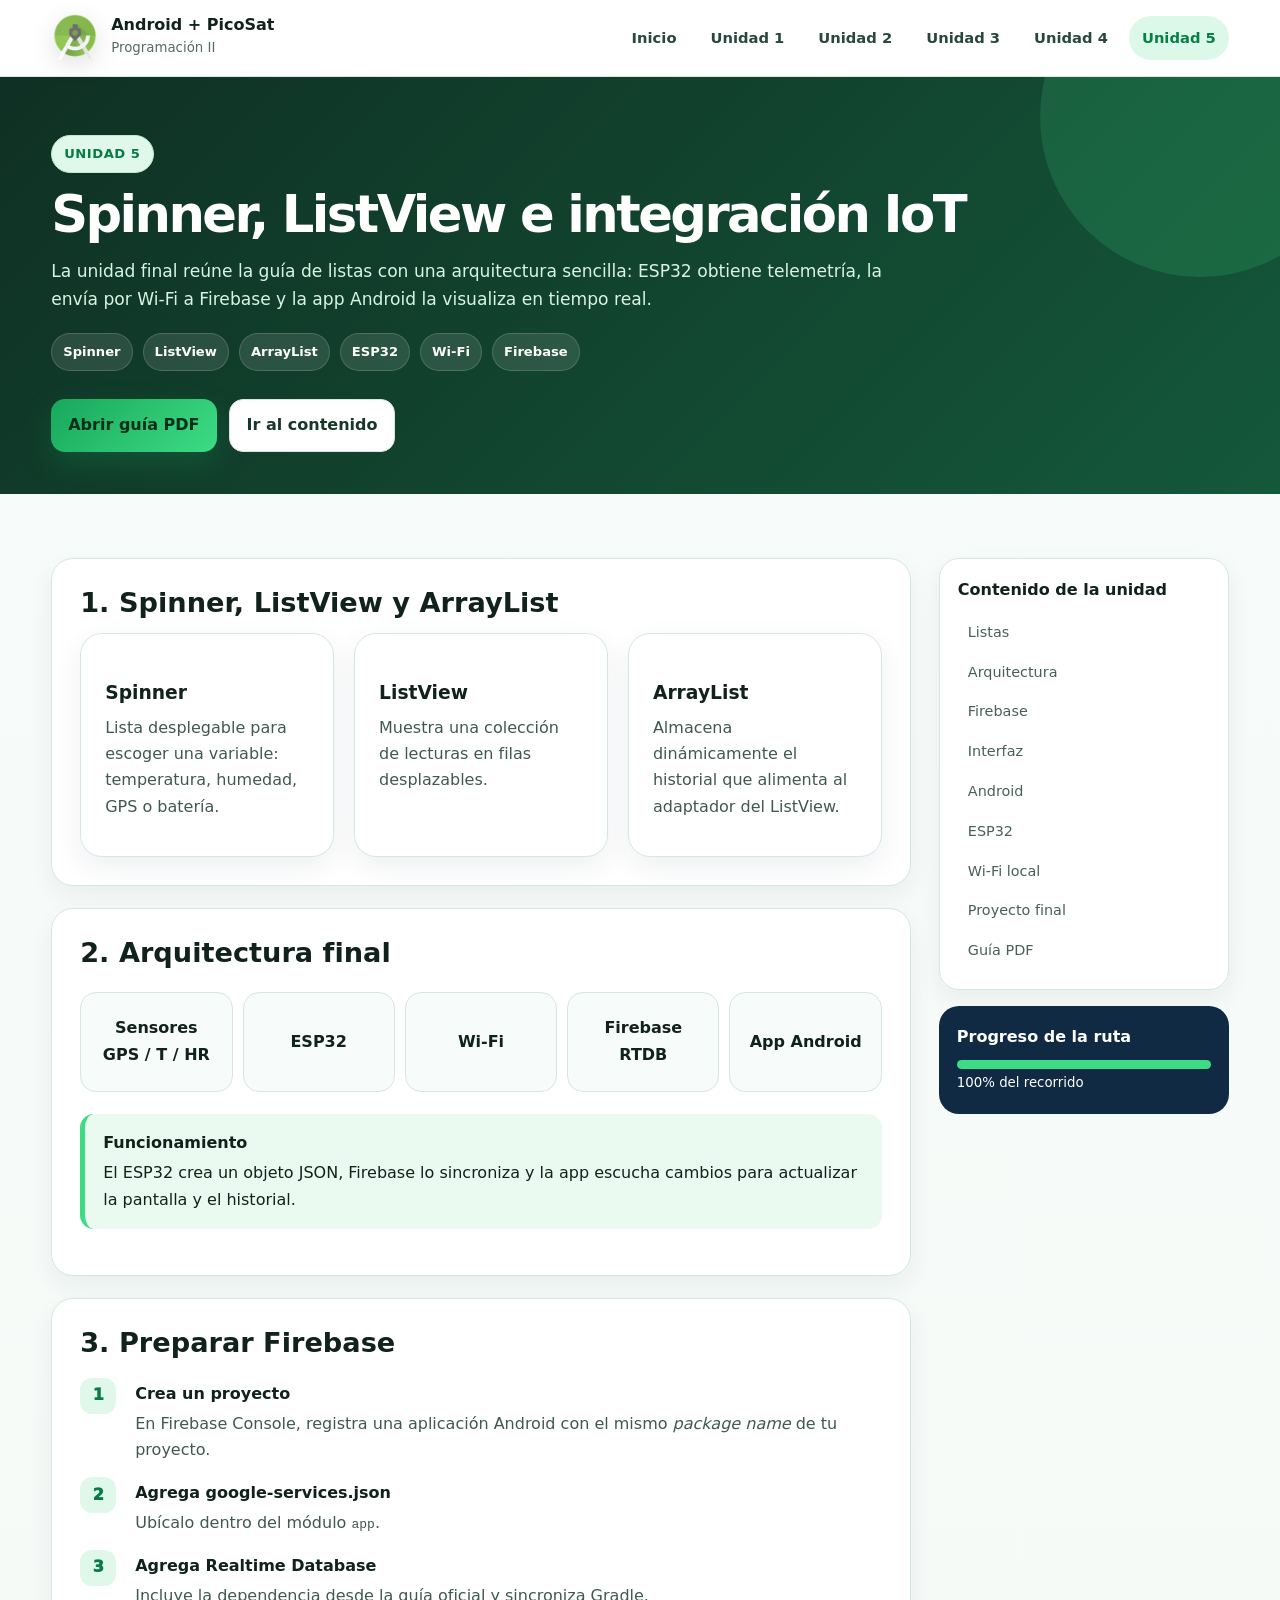
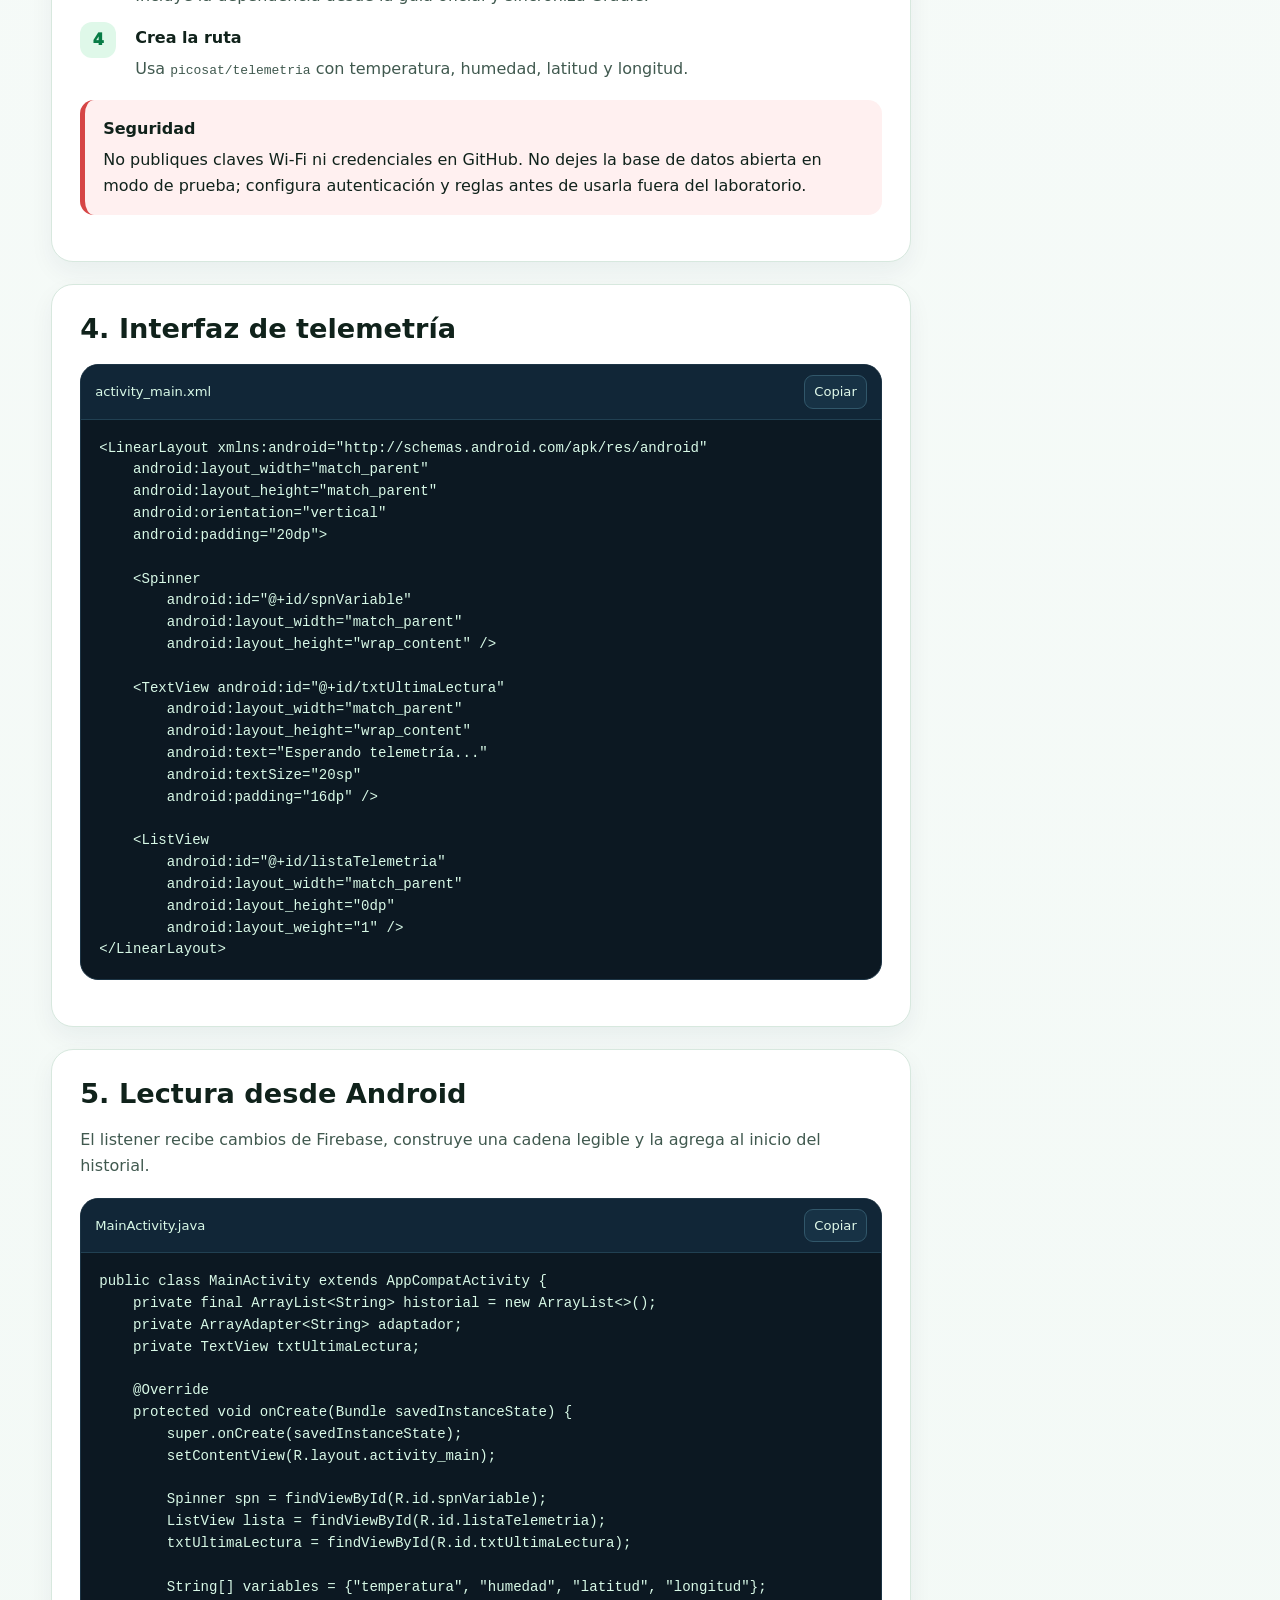
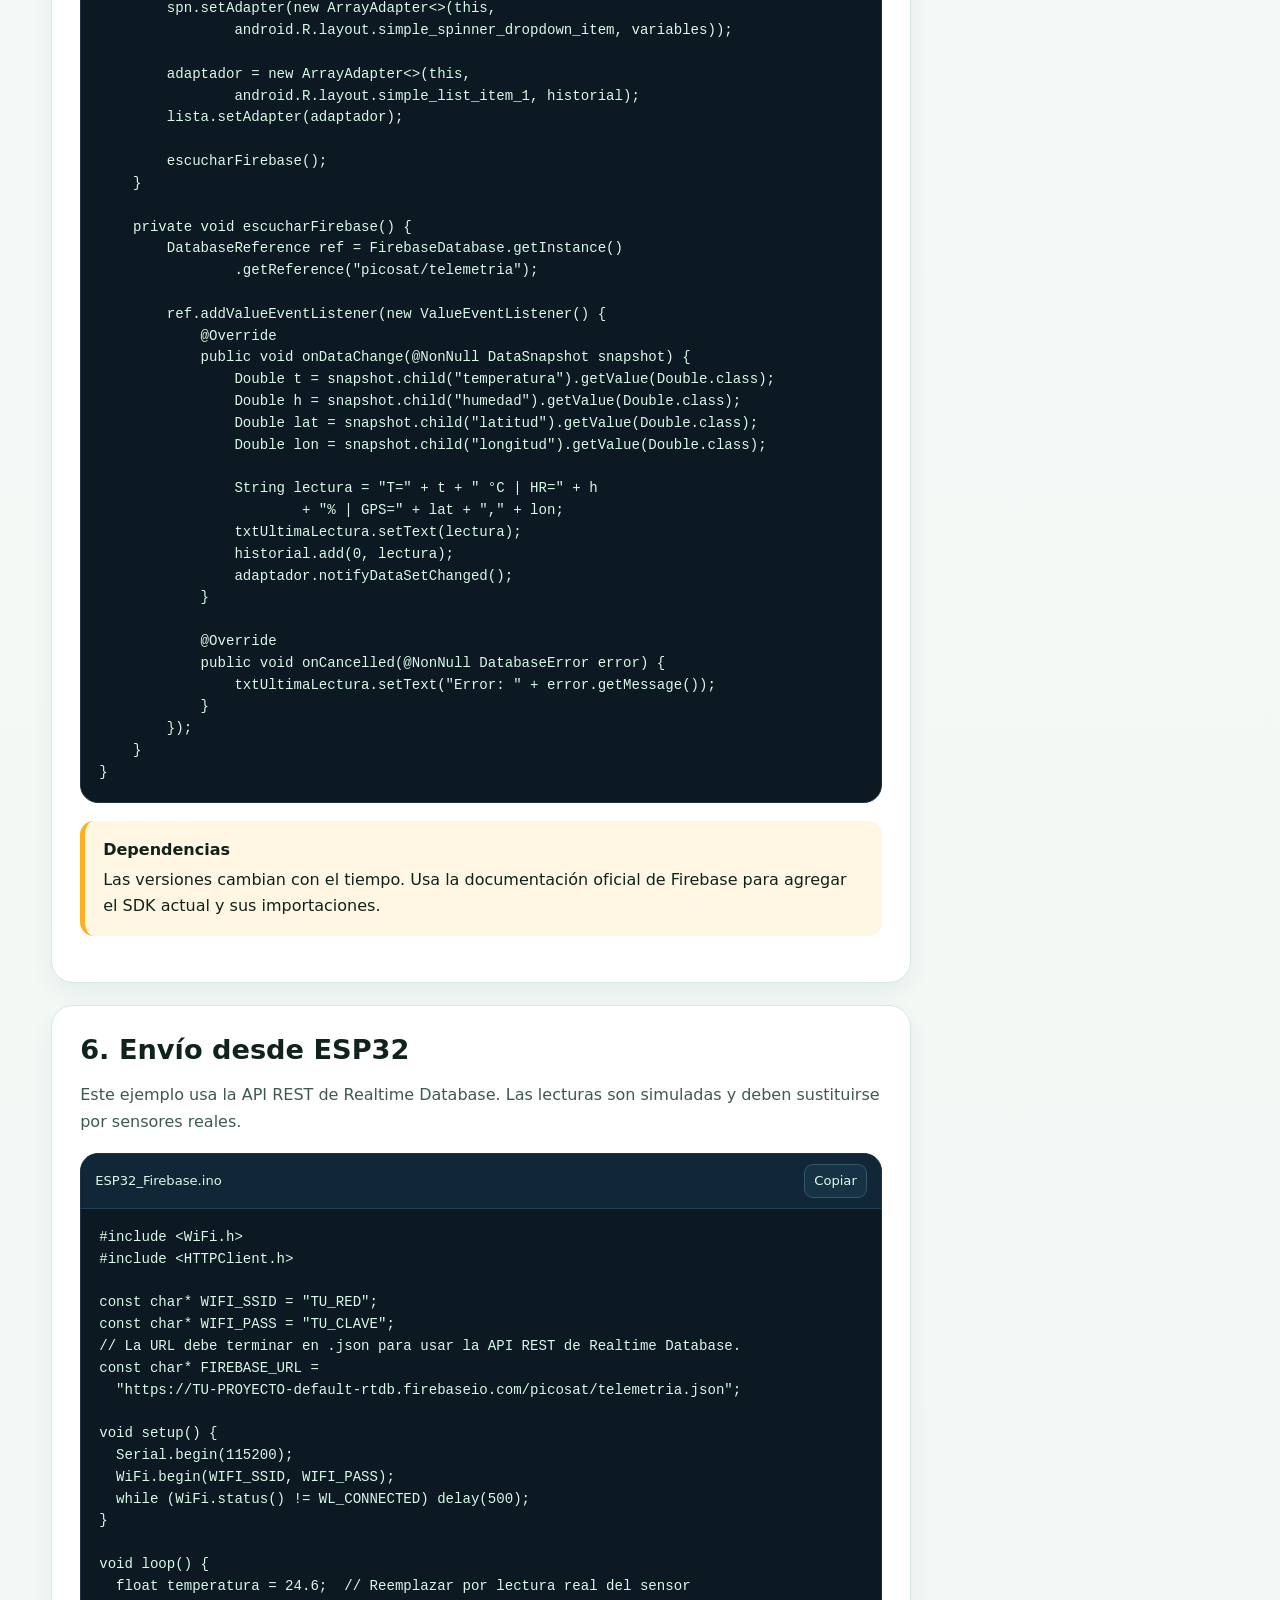
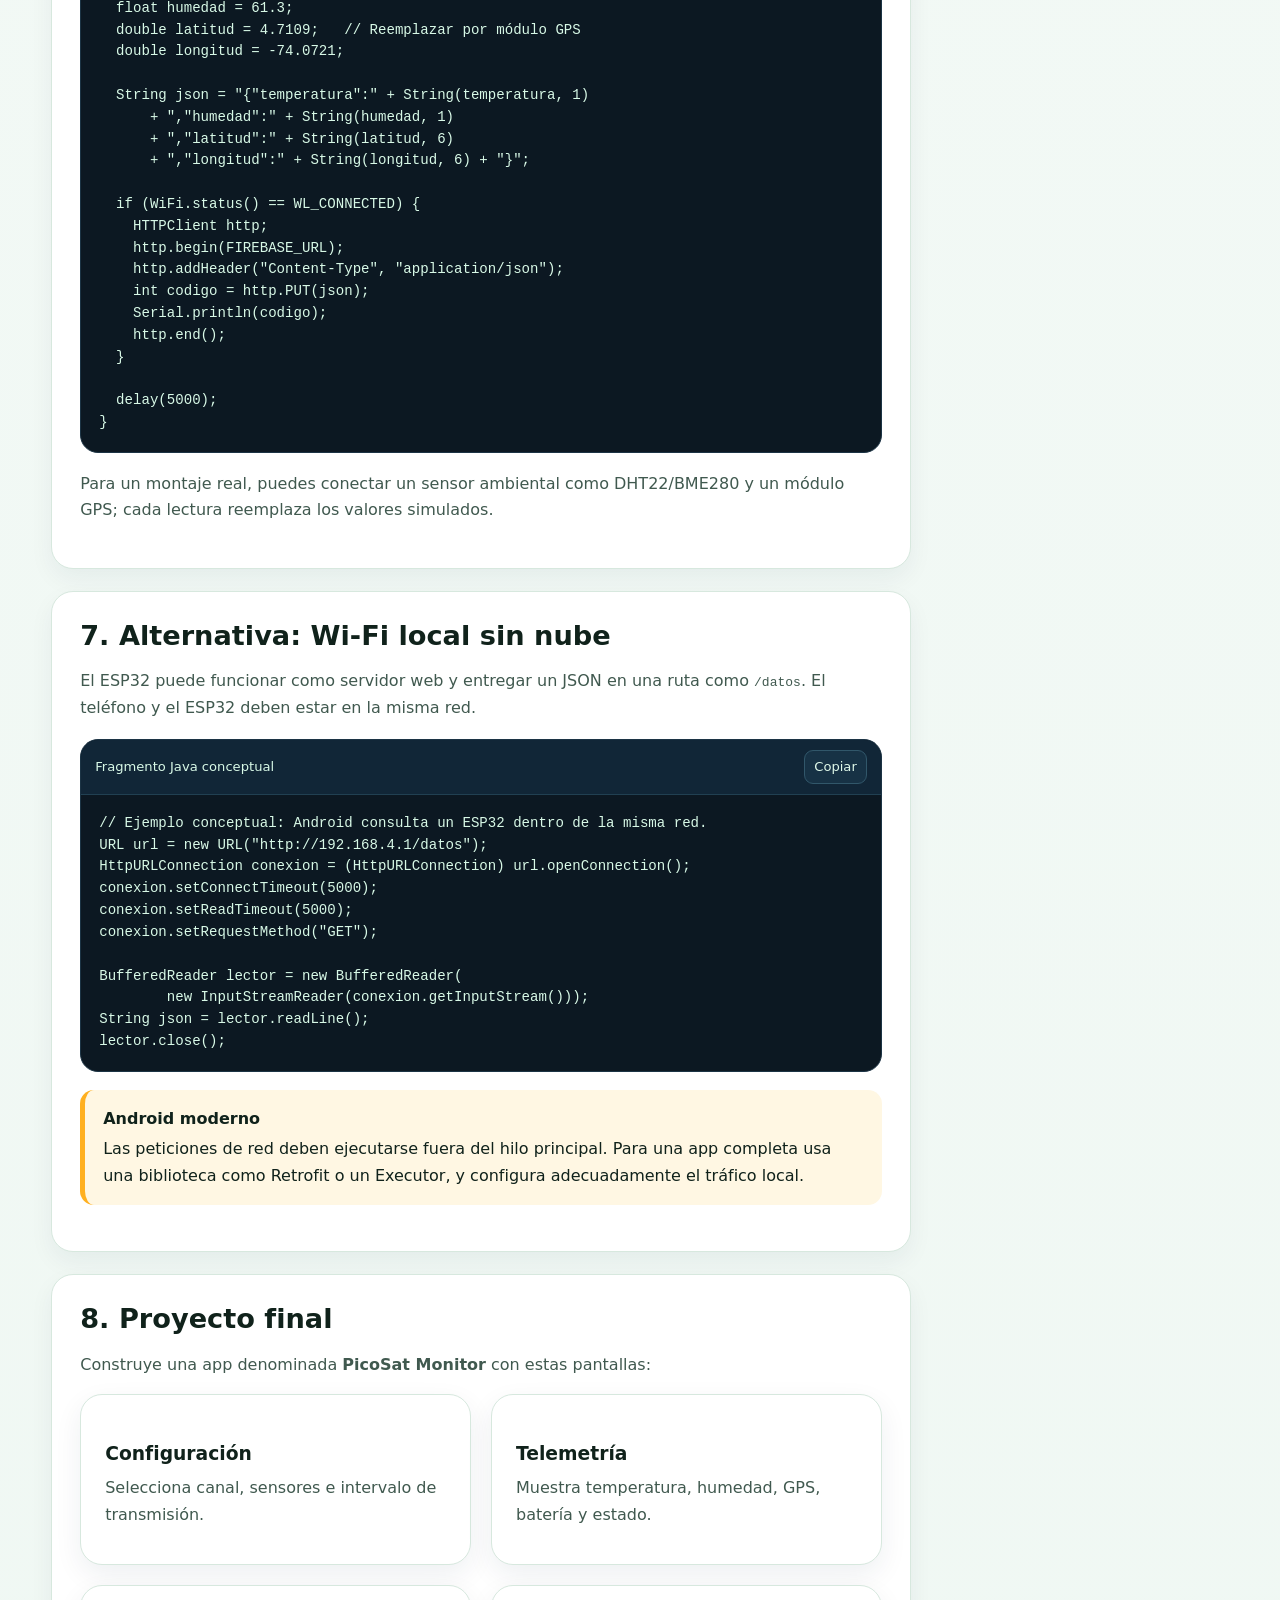
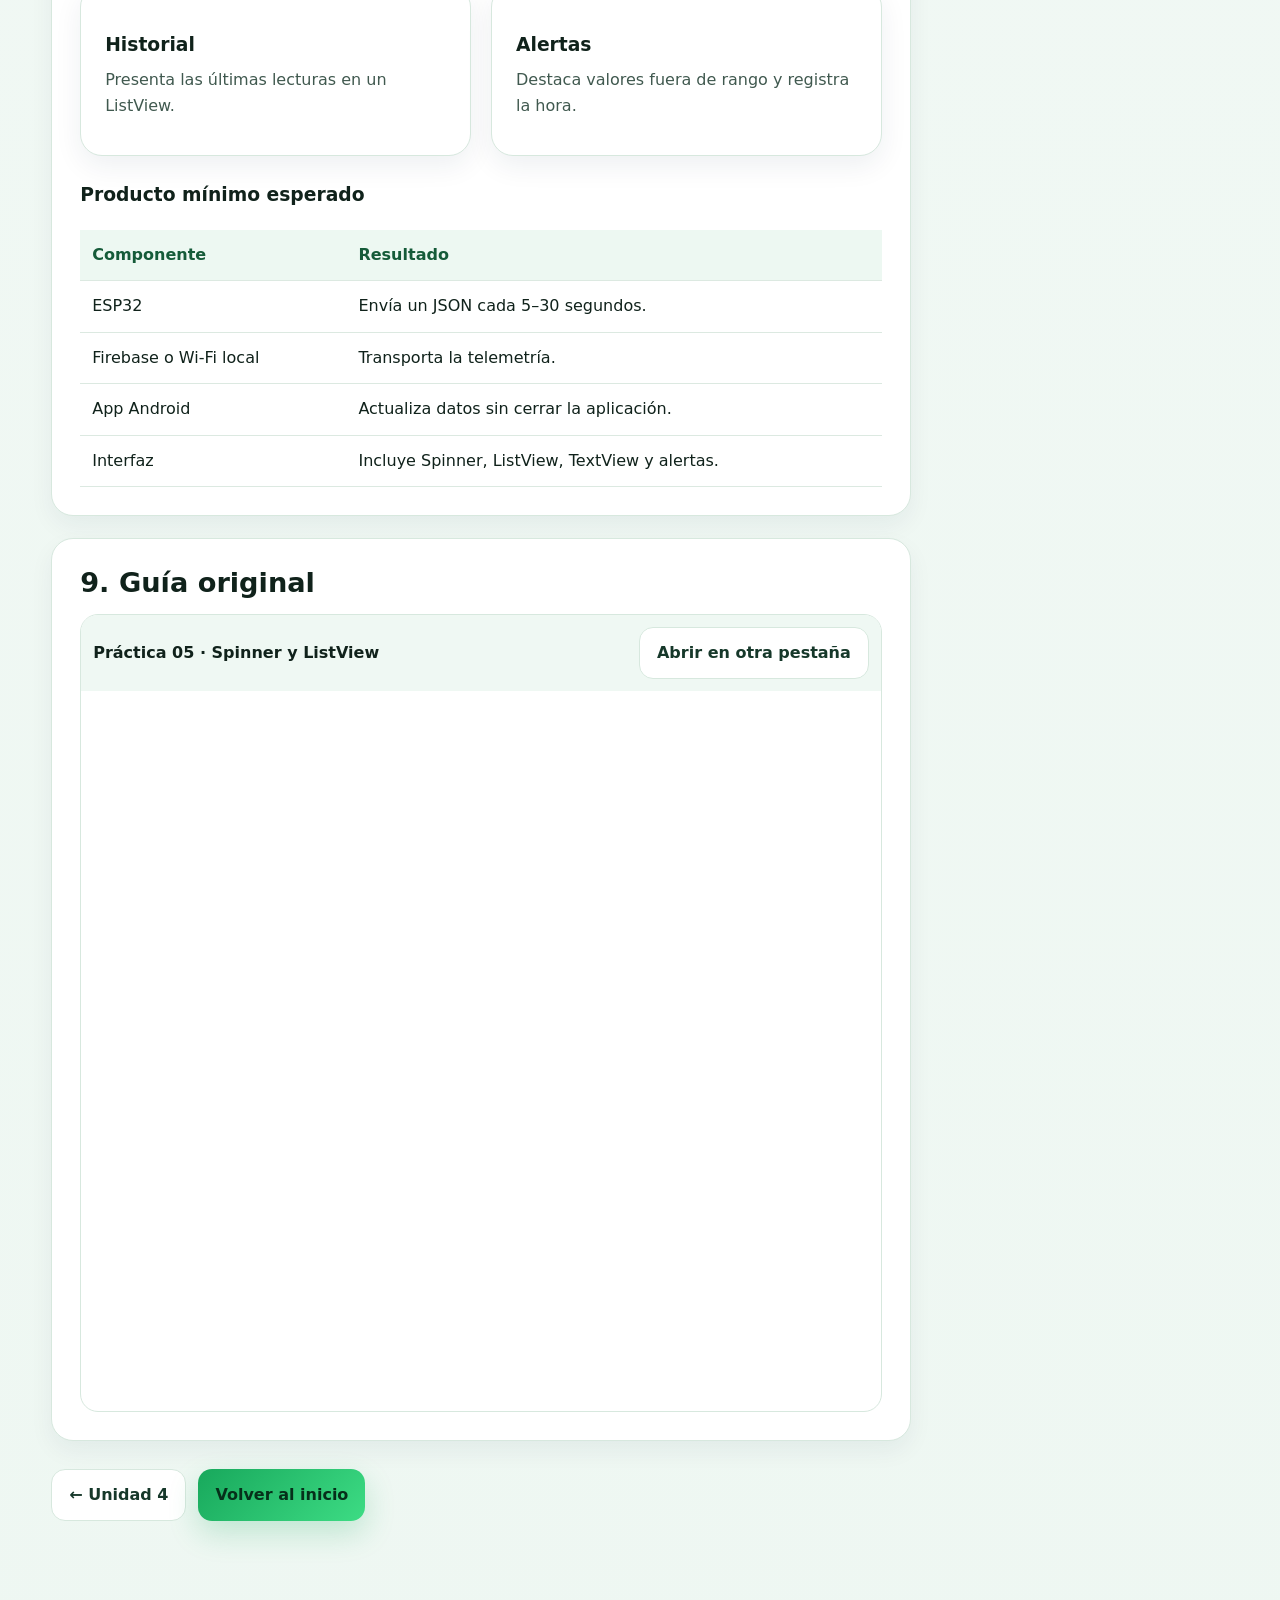
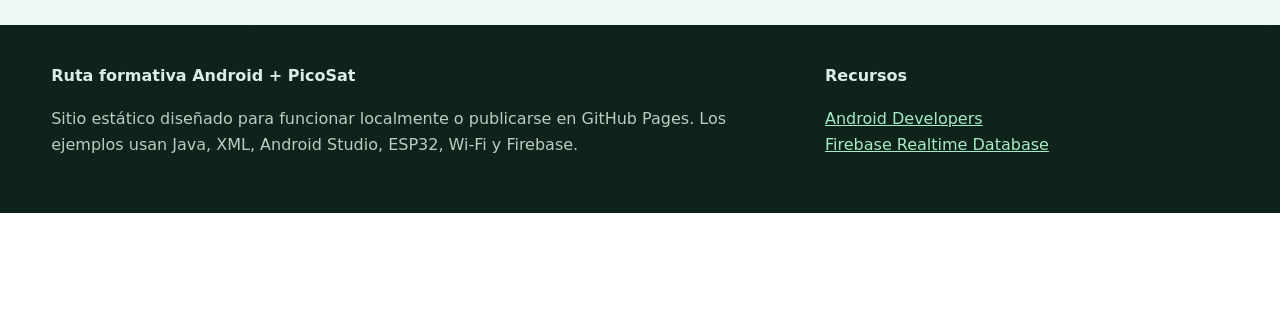
<file: unidad5.html>
<!doctype html><html lang="es"><head><meta charset="utf-8"><meta name="viewport" content="width=device-width,initial-scale=1"><meta name="description" content="Curso de Android Studio, Java y pico satélites"><title>Unidad 5 | Integración IoT</title><link rel="icon" href="assets/android-studio-logo.png"><link rel="stylesheet" href="styles.css"></head><body>
<div id="pageLoader" role="status" aria-live="polite" aria-label="Cargando unidad">
<svg xmlns="http://www.w3.org/2000/svg" viewBox="0 0 200 200" id="longCat" aria-hidden="true">
  <defs>
    <marker id="catHead" viewBox="0 0 100 100" refX="50" refY="50" markerWidth="2.5" markerHeight="2.5" orient="auto-start-reverse">
      <g transform="rotate(90 50 50)">
        <ellipse cx="20" cy="28" ry="25" rx="10" fill="#f5f5f5"/><ellipse cx="20" cy="21" ry="15" rx="6" fill="pink"/>
        <ellipse cx="80" cy="28" ry="25" rx="10" fill="#f5f5f5"/><ellipse cx="80" cy="21" ry="15" rx="6" fill="pink"/>
        <ellipse cx="16" cy="66" ry="25" rx="10" fill="#f5f5f5" stroke="#ccc"/><ellipse cx="80" cy="66" ry="25" rx="10" fill="#f5f5f5" stroke="#ccc"/>
        <ellipse cx="50" cy="52" ry="36" rx="45" fill="#ccc"/><ellipse cx="50" cy="50" ry="35" rx="45" fill="#f5f5f5"/>
        <circle cx="35" cy="45" r="9" fill="#111"/><circle cx="65" cy="45" r="9" fill="#111"/><circle cx="36" cy="41" r="3" fill="#fff"/><circle cx="64" cy="41" r="3" fill="#fff"/>
        <path d="M50 54v3M50 57a12 12 0 0 0 16 13M50 57a12 12 0 0 1-16 13" fill="none" stroke="#999" stroke-width="2" stroke-linecap="round"/><ellipse cx="50" cy="54" ry="4" rx="5" fill="pink"/>
      </g>
    </marker>
  </defs>
  <path stroke-dasharray="395.8965" d="M100 15a85 85 0 1 1-85 85" fill="none" stroke="#f5f5f5" stroke-width="10" stroke-linecap="round"><animate attributeName="stroke-dashoffset" values="337;0;337" dur="4s" repeatCount="indefinite" keyTimes="0;.75;1"/><animateTransform attributeName="transform" type="rotate" values="0 100 100;-360 100 100" dur="3s" begin="-2.85s" repeatCount="indefinite"/></path>
  <path stroke-dasharray="306.3486" d="M100 35a65 65 0 1 1-65 65" fill="none" stroke="#f5f5f5" stroke-width="10" stroke-linecap="round"><animate attributeName="stroke-dashoffset" values="259;0;259" dur="4s" repeatCount="indefinite" keyTimes="0;.75;1"/><animateTransform attributeName="transform" type="rotate" values="0 100 100;-360 100 100" dur="3s" begin="-2.85s" repeatCount="indefinite"/></path>
  <path d="M100 25a75 75 0 1 1-75 75" fill="none" stroke="#f5f5f5" stroke-width="30" stroke-linecap="round" stroke-dasharray="353.4791"><animate attributeName="stroke-dashoffset" values="300;0;300" dur="4s" repeatCount="indefinite" keyTimes="0;.75;1"/><animateTransform attributeName="transform" type="rotate" values="0 100 100;-360 100 100" dur="3s" repeatCount="indefinite"/></path>
  <path stroke-dasharray="353.4791" d="M100 25a75 75 0 1 1-75 75" fill="none" stroke="#ccc" stroke-width="20" marker-start="url(#catHead)" stroke-linecap="round"><animate attributeName="stroke-dashoffset" values="300;0;300" dur="4s" repeatCount="indefinite" keyTimes="0;.75;1"/><animateTransform attributeName="transform" type="rotate" values="0 100 100;-360 100 100" dur="3s" repeatCount="indefinite"/></path>
</svg>
<p>Preparando la siguiente misión…</p>
</div>

<header class="topbar"><div class="container nav-wrap">
<a class="brand" href="index.html" data-loader="true"><img src="assets/android-studio-logo.png" alt="Logo de Android Studio"><span><strong>Android + PicoSat</strong><small>Programación II</small></span></a>
<button class="menu-btn" aria-label="Abrir menú">Menú</button><nav class="nav"><a href="index.html" data-loader="true" class="">Inicio</a><a href="unidad1.html" data-loader="true" class="">Unidad 1</a><a href="unidad2.html" data-loader="true" class="">Unidad 2</a><a href="unidad3.html" data-loader="true" class="">Unidad 3</a><a href="unidad4.html" data-loader="true" class="">Unidad 4</a><a href="unidad5.html" data-loader="true" class="active">Unidad 5</a></nav>
</div></header><section class="page-hero"><div class="container"><span class="eyebrow">Unidad 5</span><h1>Spinner, ListView e integración IoT</h1><p>La unidad final reúne la guía de listas con una arquitectura sencilla: ESP32 obtiene telemetría, la envía por Wi‑Fi a Firebase y la app Android la visualiza en tiempo real.</p><div class="meta"><span>Spinner</span><span>ListView</span><span>ArrayList</span><span>ESP32</span><span>Wi‑Fi</span><span>Firebase</span></div><div class="actions"><a class="btn btn-primary" href="pdfs/guia_unidad_5_listas_integracion.pdf" target="_blank" rel="noopener">Abrir guía PDF</a><a class="btn btn-secondary" href="#contenido">Ir al contenido</a></div></div></section>
<section id="contenido"><div class="container content-layout"><div>
<article class="lesson reveal" id="listas"><h2>1. Spinner, ListView y ArrayList</h2><div class="grid grid-3"><div class="card"><h3>Spinner</h3><p>Lista desplegable para escoger una variable: temperatura, humedad, GPS o batería.</p></div><div class="card"><h3>ListView</h3><p>Muestra una colección de lecturas en filas desplazables.</p></div><div class="card"><h3>ArrayList</h3><p>Almacena dinámicamente el historial que alimenta al adaptador del ListView.</p></div></div></article>
<article class="lesson reveal" id="arquitectura"><h2>2. Arquitectura final</h2><div class="architecture"><div class="arch-node">Sensores<br>GPS / T / HR</div><div class="arch-node">ESP32</div><div class="arch-node">Wi‑Fi</div><div class="arch-node">Firebase RTDB</div><div class="arch-node">App Android</div></div><div class="callout"><strong>Funcionamiento</strong>El ESP32 crea un objeto JSON, Firebase lo sincroniza y la app escucha cambios para actualizar la pantalla y el historial.</div></article>
<article class="lesson reveal" id="firebase"><h2>3. Preparar Firebase</h2><div class="steps"><div class="step"><div><h4>Crea un proyecto</h4><p>En Firebase Console, registra una aplicación Android con el mismo <em>package name</em> de tu proyecto.</p></div></div><div class="step"><div><h4>Agrega google-services.json</h4><p>Ubícalo dentro del módulo <code>app</code>.</p></div></div><div class="step"><div><h4>Agrega Realtime Database</h4><p>Incluye la dependencia desde la guía oficial y sincroniza Gradle.</p></div></div><div class="step"><div><h4>Crea la ruta</h4><p>Usa <code>picosat/telemetria</code> con temperatura, humedad, latitud y longitud.</p></div></div></div><div class="callout danger"><strong>Seguridad</strong>No publiques claves Wi‑Fi ni credenciales en GitHub. No dejes la base de datos abierta en modo de prueba; configura autenticación y reglas antes de usarla fuera del laboratorio.</div></article>
<article class="lesson reveal" id="interfaz"><h2>4. Interfaz de telemetría</h2><div class="code-wrap"><div class="code-head"><span>activity_main.xml</span><button class="copy-btn" type="button">Copiar</button></div><pre><code>&lt;LinearLayout xmlns:android=&quot;http://schemas.android.com/apk/res/android&quot;
    android:layout_width=&quot;match_parent&quot;
    android:layout_height=&quot;match_parent&quot;
    android:orientation=&quot;vertical&quot;
    android:padding=&quot;20dp&quot;&gt;

    &lt;Spinner
        android:id=&quot;@+id/spnVariable&quot;
        android:layout_width=&quot;match_parent&quot;
        android:layout_height=&quot;wrap_content&quot; /&gt;

    &lt;TextView android:id=&quot;@+id/txtUltimaLectura&quot;
        android:layout_width=&quot;match_parent&quot;
        android:layout_height=&quot;wrap_content&quot;
        android:text=&quot;Esperando telemetría...&quot;
        android:textSize=&quot;20sp&quot;
        android:padding=&quot;16dp&quot; /&gt;

    &lt;ListView
        android:id=&quot;@+id/listaTelemetria&quot;
        android:layout_width=&quot;match_parent&quot;
        android:layout_height=&quot;0dp&quot;
        android:layout_weight=&quot;1&quot; /&gt;
&lt;/LinearLayout&gt;</code></pre></div></article>
<article class="lesson reveal" id="android"><h2>5. Lectura desde Android</h2><p>El listener recibe cambios de Firebase, construye una cadena legible y la agrega al inicio del historial.</p><div class="code-wrap"><div class="code-head"><span>MainActivity.java</span><button class="copy-btn" type="button">Copiar</button></div><pre><code>public class MainActivity extends AppCompatActivity {
    private final ArrayList&lt;String&gt; historial = new ArrayList&lt;&gt;();
    private ArrayAdapter&lt;String&gt; adaptador;
    private TextView txtUltimaLectura;

    @Override
    protected void onCreate(Bundle savedInstanceState) {
        super.onCreate(savedInstanceState);
        setContentView(R.layout.activity_main);

        Spinner spn = findViewById(R.id.spnVariable);
        ListView lista = findViewById(R.id.listaTelemetria);
        txtUltimaLectura = findViewById(R.id.txtUltimaLectura);

        String[] variables = {&quot;temperatura&quot;, &quot;humedad&quot;, &quot;latitud&quot;, &quot;longitud&quot;};
        spn.setAdapter(new ArrayAdapter&lt;&gt;(this,
                android.R.layout.simple_spinner_dropdown_item, variables));

        adaptador = new ArrayAdapter&lt;&gt;(this,
                android.R.layout.simple_list_item_1, historial);
        lista.setAdapter(adaptador);

        escucharFirebase();
    }

    private void escucharFirebase() {
        DatabaseReference ref = FirebaseDatabase.getInstance()
                .getReference(&quot;picosat/telemetria&quot;);

        ref.addValueEventListener(new ValueEventListener() {
            @Override
            public void onDataChange(@NonNull DataSnapshot snapshot) {
                Double t = snapshot.child(&quot;temperatura&quot;).getValue(Double.class);
                Double h = snapshot.child(&quot;humedad&quot;).getValue(Double.class);
                Double lat = snapshot.child(&quot;latitud&quot;).getValue(Double.class);
                Double lon = snapshot.child(&quot;longitud&quot;).getValue(Double.class);

                String lectura = &quot;T=&quot; + t + &quot; °C | HR=&quot; + h
                        + &quot;% | GPS=&quot; + lat + &quot;,&quot; + lon;
                txtUltimaLectura.setText(lectura);
                historial.add(0, lectura);
                adaptador.notifyDataSetChanged();
            }

            @Override
            public void onCancelled(@NonNull DatabaseError error) {
                txtUltimaLectura.setText(&quot;Error: &quot; + error.getMessage());
            }
        });
    }
}</code></pre></div><div class="callout warning"><strong>Dependencias</strong>Las versiones cambian con el tiempo. Usa la documentación oficial de Firebase para agregar el SDK actual y sus importaciones.</div></article>
<article class="lesson reveal" id="esp32"><h2>6. Envío desde ESP32</h2><p>Este ejemplo usa la API REST de Realtime Database. Las lecturas son simuladas y deben sustituirse por sensores reales.</p><div class="code-wrap"><div class="code-head"><span>ESP32_Firebase.ino</span><button class="copy-btn" type="button">Copiar</button></div><pre><code>#include &lt;WiFi.h&gt;
#include &lt;HTTPClient.h&gt;

const char* WIFI_SSID = &quot;TU_RED&quot;;
const char* WIFI_PASS = &quot;TU_CLAVE&quot;;
// La URL debe terminar en .json para usar la API REST de Realtime Database.
const char* FIREBASE_URL =
  &quot;https://TU-PROYECTO-default-rtdb.firebaseio.com/picosat/telemetria.json&quot;;

void setup() {
  Serial.begin(115200);
  WiFi.begin(WIFI_SSID, WIFI_PASS);
  while (WiFi.status() != WL_CONNECTED) delay(500);
}

void loop() {
  float temperatura = 24.6;  // Reemplazar por lectura real del sensor
  float humedad = 61.3;
  double latitud = 4.7109;   // Reemplazar por módulo GPS
  double longitud = -74.0721;

  String json = &quot;{&quot;temperatura&quot;:&quot; + String(temperatura, 1)
      + &quot;,&quot;humedad&quot;:&quot; + String(humedad, 1)
      + &quot;,&quot;latitud&quot;:&quot; + String(latitud, 6)
      + &quot;,&quot;longitud&quot;:&quot; + String(longitud, 6) + &quot;}&quot;;

  if (WiFi.status() == WL_CONNECTED) {
    HTTPClient http;
    http.begin(FIREBASE_URL);
    http.addHeader(&quot;Content-Type&quot;, &quot;application/json&quot;);
    int codigo = http.PUT(json);
    Serial.println(codigo);
    http.end();
  }

  delay(5000);
}</code></pre></div><p>Para un montaje real, puedes conectar un sensor ambiental como DHT22/BME280 y un módulo GPS; cada lectura reemplaza los valores simulados.</p></article>
<article class="lesson reveal" id="wifi"><h2>7. Alternativa: Wi‑Fi local sin nube</h2><p>El ESP32 puede funcionar como servidor web y entregar un JSON en una ruta como <code>/datos</code>. El teléfono y el ESP32 deben estar en la misma red.</p><div class="code-wrap"><div class="code-head"><span>Fragmento Java conceptual</span><button class="copy-btn" type="button">Copiar</button></div><pre><code>// Ejemplo conceptual: Android consulta un ESP32 dentro de la misma red.
URL url = new URL(&quot;http://192.168.4.1/datos&quot;);
HttpURLConnection conexion = (HttpURLConnection) url.openConnection();
conexion.setConnectTimeout(5000);
conexion.setReadTimeout(5000);
conexion.setRequestMethod(&quot;GET&quot;);

BufferedReader lector = new BufferedReader(
        new InputStreamReader(conexion.getInputStream()));
String json = lector.readLine();
lector.close();</code></pre></div><div class="callout warning"><strong>Android moderno</strong>Las peticiones de red deben ejecutarse fuera del hilo principal. Para una app completa usa una biblioteca como Retrofit o un Executor, y configura adecuadamente el tráfico local.</div></article>
<article class="lesson reveal" id="proyecto"><h2>8. Proyecto final</h2><p>Construye una app denominada <strong>PicoSat Monitor</strong> con estas pantallas:</p><div class="grid grid-2"><div class="card"><h3>Configuración</h3><p>Selecciona canal, sensores e intervalo de transmisión.</p></div><div class="card"><h3>Telemetría</h3><p>Muestra temperatura, humedad, GPS, batería y estado.</p></div><div class="card"><h3>Historial</h3><p>Presenta las últimas lecturas en un ListView.</p></div><div class="card"><h3>Alertas</h3><p>Destaca valores fuera de rango y registra la hora.</p></div></div><h3>Producto mínimo esperado</h3><div class="table-wrap"><table class="table"><thead><tr><th>Componente</th><th>Resultado</th></tr></thead><tbody><tr><td>ESP32</td><td>Envía un JSON cada 5–30 segundos.</td></tr><tr><td>Firebase o Wi‑Fi local</td><td>Transporta la telemetría.</td></tr><tr><td>App Android</td><td>Actualiza datos sin cerrar la aplicación.</td></tr><tr><td>Interfaz</td><td>Incluye Spinner, ListView, TextView y alertas.</td></tr></tbody></table></div></article>
<article class="lesson reveal" id="guia"><h2>9. Guía original</h2><div class="pdf-box"><div class="pdf-toolbar"><strong>Práctica 05 · Spinner y ListView</strong><a class="btn btn-secondary" href="pdfs/guia_unidad_5_listas_integracion.pdf" target="_blank">Abrir en otra pestaña</a></div><iframe src="pdfs/guia_unidad_5_listas_integracion.pdf" title="Guía Unidad 5"></iframe></div></article>
<div class="actions"><a class="btn btn-secondary" href="unidad4.html" data-loader="true">← Unidad 4</a><a class="btn btn-primary" href="index.html" data-loader="true">Volver al inicio</a></div>
</div><aside class="sidebar"><nav class="toc"><strong>Contenido de la unidad</strong><a href="#listas">Listas</a><a href="#arquitectura">Arquitectura</a><a href="#firebase">Firebase</a><a href="#interfaz">Interfaz</a><a href="#android">Android</a><a href="#esp32">ESP32</a><a href="#wifi">Wi‑Fi local</a><a href="#proyecto">Proyecto final</a><a href="#guia">Guía PDF</a></nav><div class="progress-box"><strong>Progreso de la ruta</strong><div class="progress-bar"><span style="width:100%"></span></div><small>100% del recorrido</small></div></aside></div></section><footer class="footer"><div class="container footer-grid"><div><strong>Ruta formativa Android + PicoSat</strong><p>Sitio estático diseñado para funcionar localmente o publicarse en GitHub Pages. Los ejemplos usan Java, XML, Android Studio, ESP32, Wi‑Fi y Firebase.</p></div><div><strong>Recursos</strong><p><a href="https://developer.android.com/" target="_blank" rel="noopener">Android Developers</a><br><a href="https://firebase.google.com/docs/database" target="_blank" rel="noopener">Firebase Realtime Database</a></p></div></div></footer><script src="script.js"></script></body></html>
</file>
<file: styles.css>
:root {
  --android:#3ddc84;
  --android-dark:#0f9d58;
  --ink:#10221b;
  --muted:#586b63;
  --paper:#f6fbf8;
  --card:#ffffff;
  --line:#d7e8de;
  --navy:#102a43;
  --warning:#ffb020;
  --danger:#d64545;
  --shadow:0 18px 45px rgba(16,42,67,.12);
  --radius:22px;
}
*{box-sizing:border-box}
html{scroll-behavior:smooth}
body{margin:0;font-family:Inter,ui-sans-serif,system-ui,-apple-system,"Segoe UI",Roboto,Arial,sans-serif;color:var(--ink);background:linear-gradient(180deg,#f7fbf9 0%,#eef7f2 100%);line-height:1.65}
a{color:inherit}
img{max-width:100%}
button,input,select{font:inherit}
.container{width:min(1180px,92%);margin:auto}
.topbar{position:sticky;top:0;z-index:40;background:rgba(255,255,255,.92);backdrop-filter:blur(14px);border-bottom:1px solid rgba(215,232,222,.9)}
.nav-wrap{min-height:76px;display:flex;align-items:center;gap:22px}
.brand{display:flex;align-items:center;gap:12px;text-decoration:none;min-width:max-content}
.brand img{width:48px;height:48px;object-fit:contain;filter:drop-shadow(0 7px 12px rgba(0,0,0,.12))}
.brand strong{display:block;line-height:1.1}.brand small{color:var(--muted)}
.nav{display:flex;gap:8px;flex-wrap:wrap;margin-left:auto}
.nav a{padding:10px 13px;border-radius:999px;text-decoration:none;font-size:.92rem;font-weight:750;color:#28483b}
.nav a:hover,.nav a.active{background:#dcf8e8;color:#087f46}
.menu-btn{display:none;margin-left:auto;border:0;border-radius:12px;background:#e4f6ec;padding:10px 12px;font-weight:800}
.hero{position:relative;overflow:hidden;padding:78px 0 55px;background:
radial-gradient(circle at 88% 15%,rgba(61,220,132,.28),transparent 28%),
radial-gradient(circle at 12% 78%,rgba(16,42,67,.11),transparent 24%),
linear-gradient(135deg,#ffffff,#eaf8f0)}
.hero-grid{display:grid;grid-template-columns:1.2fr .8fr;gap:44px;align-items:center}
.eyebrow{display:inline-flex;align-items:center;gap:8px;background:#dff8e9;color:#087b45;border:1px solid #b9ebce;padding:7px 12px;border-radius:999px;font-size:.82rem;font-weight:850;letter-spacing:.04em;text-transform:uppercase}
h1{font-size:clamp(2.2rem,5vw,4.8rem);line-height:1.02;margin:18px 0 18px;letter-spacing:-.05em}
.hero p{font-size:1.08rem;color:#3b584d;max-width:760px}
.hero-logo{background:rgba(255,255,255,.7);border:1px solid #d7e8de;box-shadow:var(--shadow);border-radius:36px;padding:34px;display:grid;place-items:center;min-height:360px;position:relative}
.hero-logo:before{content:"";position:absolute;inset:18px;border-radius:28px;border:1px dashed #a8dabe}
.hero-logo img{width:min(300px,80%);position:relative;z-index:1;animation:float 4s ease-in-out infinite}
@keyframes float{50%{transform:translateY(-10px)}}
.actions{display:flex;gap:12px;flex-wrap:wrap;margin-top:28px}
.btn{display:inline-flex;align-items:center;justify-content:center;gap:9px;border:0;border-radius:14px;padding:12px 17px;text-decoration:none;font-weight:850;cursor:pointer;transition:.2s ease}
.btn-primary{background:linear-gradient(135deg,#18a85c,#3ddc84);color:#062f1a;box-shadow:0 12px 30px rgba(24,168,92,.22)}
.btn-primary:hover{transform:translateY(-2px)}
.btn-secondary{background:#fff;border:1px solid var(--line);color:#16382a}
.btn-dark{background:#102a43;color:white}
section{padding:64px 0}
.section-title{max-width:780px;margin-bottom:30px}.section-title h2{font-size:clamp(1.8rem,3vw,3rem);line-height:1.12;margin:8px 0}.section-title p{color:var(--muted)}
.grid{display:grid;gap:20px}.grid-2{grid-template-columns:repeat(2,minmax(0,1fr))}.grid-3{grid-template-columns:repeat(3,minmax(0,1fr))}.grid-4{grid-template-columns:repeat(4,minmax(0,1fr))}
.card{background:var(--card);border:1px solid var(--line);border-radius:var(--radius);padding:24px;box-shadow:0 10px 28px rgba(16,42,67,.07)}
.card h3{margin:0 0 10px;line-height:1.2}.card p{color:var(--muted);margin:0 0 12px}
.unit-card{position:relative;overflow:hidden;min-height:280px;display:flex;flex-direction:column}
.unit-card:before{content:"";position:absolute;width:180px;height:180px;border-radius:50%;right:-65px;top:-72px;background:rgba(61,220,132,.17)}
.unit-number{width:52px;height:52px;border-radius:16px;background:#dff8e9;color:#087c46;display:grid;place-items:center;font-weight:950;font-size:1.3rem;margin-bottom:20px}
.unit-card .btn{margin-top:auto;align-self:flex-start}
.badges{display:flex;gap:7px;flex-wrap:wrap;margin:13px 0}.badge{font-size:.78rem;font-weight:800;background:#eff7f3;border:1px solid #d8e8df;border-radius:999px;padding:5px 9px;color:#416054}
.video-card{padding:0;overflow:hidden}.video-frame{aspect-ratio:16/9;width:100%;border:0;display:block;background:#0f172a}.video-card .body{padding:20px}.video-card small{color:#087c46;font-weight:850}
.path{display:grid;grid-template-columns:repeat(5,1fr);gap:12px;position:relative}.path:before{content:"";height:3px;background:#bfe8d0;position:absolute;left:7%;right:7%;top:29px;z-index:0}.path-step{position:relative;z-index:1;text-align:center}.path-dot{width:58px;height:58px;margin:auto;border-radius:50%;display:grid;place-items:center;background:#fff;border:4px solid #3ddc84;font-weight:950;box-shadow:0 8px 20px rgba(16,42,67,.12)}.path-step strong{display:block;margin-top:11px}.path-step span{font-size:.82rem;color:var(--muted)}
.page-hero{padding:58px 0 42px;background:linear-gradient(135deg,#0f3024,#14583a);color:white;position:relative;overflow:hidden}.page-hero:after{content:"";position:absolute;width:320px;height:320px;border-radius:50%;right:-80px;top:-120px;background:rgba(61,220,132,.16)}
.page-hero .container{position:relative;z-index:1}.page-hero h1{font-size:clamp(2.1rem,4vw,4rem);margin:15px 0}.page-hero p{max-width:880px;color:#d9f3e5;font-size:1.07rem}
.meta{display:flex;gap:10px;flex-wrap:wrap;margin-top:20px}.meta span{background:rgba(255,255,255,.11);border:1px solid rgba(255,255,255,.16);padding:7px 11px;border-radius:999px;font-size:.82rem;font-weight:750}
.content-layout{display:grid;grid-template-columns:minmax(0,1fr) 290px;gap:28px;align-items:start}
.lesson{background:#fff;border:1px solid var(--line);border-radius:var(--radius);padding:28px;margin-bottom:22px;box-shadow:0 10px 24px rgba(16,42,67,.055)}
.lesson h2{font-size:1.7rem;line-height:1.2;margin:0 0 14px}.lesson h3{margin-top:24px}.lesson p,.lesson li{color:#40594f}
.sidebar{position:sticky;top:98px}.toc{background:#fff;border:1px solid var(--line);border-radius:20px;padding:18px;box-shadow:0 10px 24px rgba(16,42,67,.06)}.toc strong{display:block;margin-bottom:10px}.toc a{display:block;padding:8px 10px;border-radius:10px;text-decoration:none;color:#486057;font-size:.9rem}.toc a:hover{background:#e6f7ed;color:#067642}
.callout{border-left:5px solid var(--android);background:#eafaf1;padding:16px 18px;border-radius:14px;margin:18px 0}.callout.warning{border-left-color:var(--warning);background:#fff7e3}.callout.danger{border-left-color:var(--danger);background:#fff0f0}.callout strong{display:block;margin-bottom:4px}
.steps{counter-reset:step;display:grid;gap:13px;margin:18px 0}.step{counter-increment:step;display:grid;grid-template-columns:42px 1fr;gap:13px;align-items:start}.step:before{content:counter(step);width:36px;height:36px;border-radius:12px;display:grid;place-items:center;background:#dff8e9;color:#087c46;font-weight:950}.step h4{margin:3px 0 4px}.step p{margin:0}
.code-wrap{background:#0c1822;color:#d8f9e7;border-radius:18px;overflow:hidden;margin:18px 0;border:1px solid #1c3445}.code-head{display:flex;justify-content:space-between;align-items:center;padding:10px 14px;background:#112637;border-bottom:1px solid #214052;font-size:.82rem}.copy-btn{border:1px solid #31576a;background:#173245;color:#dff8e9;border-radius:9px;padding:5px 9px;cursor:pointer}.code-wrap pre{margin:0;padding:18px;overflow:auto;font-size:.88rem;line-height:1.55;tab-size:2}.code-wrap code{font-family:"SFMono-Regular",Consolas,"Liberation Mono",monospace}
.architecture{display:grid;grid-template-columns:repeat(5,1fr);gap:10px;align-items:stretch;margin:22px 0}.arch-node{background:#f7fbf9;border:1px solid var(--line);border-radius:16px;padding:16px;text-align:center;font-weight:800;display:grid;place-items:center;min-height:100px}.arch-arrow{display:none}
.table-wrap{overflow:auto}.table{width:100%;border-collapse:collapse}.table th,.table td{border-bottom:1px solid #dce9e1;text-align:left;padding:12px}.table th{background:#edf8f2;color:#155b39}
.quiz{display:grid;gap:12px}.quiz details{border:1px solid var(--line);border-radius:14px;background:#fbfefc;padding:14px}.quiz summary{font-weight:850;cursor:pointer}.quiz details p{margin-bottom:0}
.pdf-box{border:1px solid var(--line);border-radius:18px;overflow:hidden;background:#fff}.pdf-box iframe{width:100%;height:720px;border:0;display:block}.pdf-toolbar{padding:12px;display:flex;justify-content:space-between;gap:10px;align-items:center;background:#eff8f3}
.footer{background:#0e241b;color:#d9eee4;padding:38px 0;margin-top:40px}.footer-grid{display:grid;grid-template-columns:1.3fr .7fr;gap:24px}.footer a{color:#a9ebc6}.footer p{color:#b8cec3}
.progress-box{background:#102a43;color:white;border-radius:20px;padding:18px;margin-top:16px}.progress-bar{height:9px;border-radius:999px;background:#31495e;overflow:hidden;margin-top:10px}.progress-bar span{display:block;height:100%;background:#3ddc84}
/* Loader */
#pageLoader{position:fixed;inset:0;z-index:9999;display:none;align-items:center;justify-content:center;background:radial-gradient(hsl(210,38%,28%),hsl(210,38%,38%));color:white;flex-direction:column;gap:14px}#pageLoader.show{display:flex}#longCat{width:min(300px,70vw);height:min(300px,70vw)}#pageLoader p{margin:0;font-weight:850;letter-spacing:.03em}
.reveal{opacity:0;transform:translateY(18px);transition:.6s ease}.reveal.visible{opacity:1;transform:none}
@media (max-width:980px){.hero-grid,.content-layout,.footer-grid{grid-template-columns:1fr}.hero-logo{min-height:290px}.sidebar{position:static}.grid-4{grid-template-columns:repeat(2,1fr)}.architecture{grid-template-columns:repeat(2,1fr)}.path{grid-template-columns:1fr}.path:before{display:none}.path-step{display:grid;grid-template-columns:58px 1fr;text-align:left;gap:14px;align-items:center}.path-dot{margin:0}.path-step strong{margin-top:0}.pdf-box iframe{height:600px}}
@media (max-width:760px){.nav{display:none;position:absolute;top:76px;left:0;right:0;background:#fff;padding:14px 4%;box-shadow:0 16px 26px rgba(0,0,0,.12)}.nav.open{display:grid}.menu-btn{display:block}.grid-2,.grid-3,.grid-4{grid-template-columns:1fr}.hero{padding-top:52px}.hero-logo{min-height:240px}.architecture{grid-template-columns:1fr}.pdf-box iframe{height:480px}.page-hero{padding-top:44px}.lesson{padding:21px}.brand small{display:none}}
</file>
